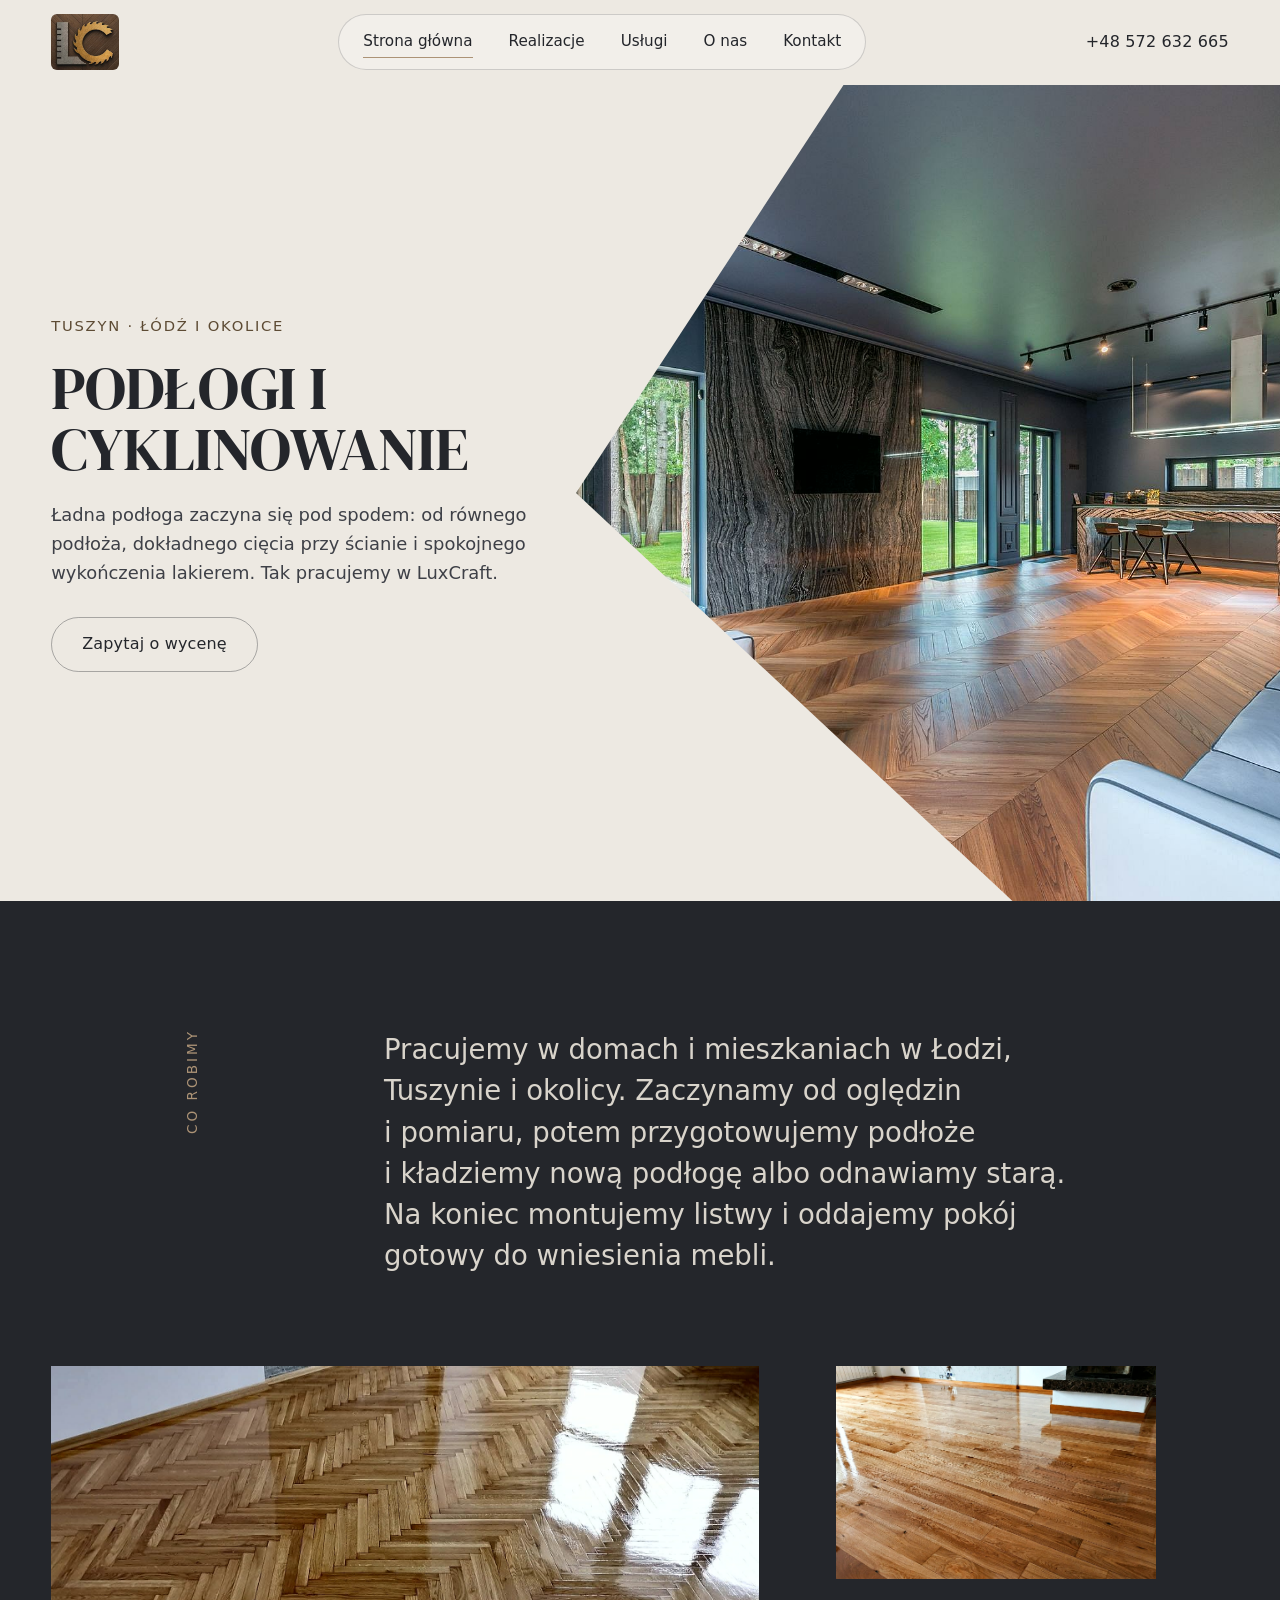
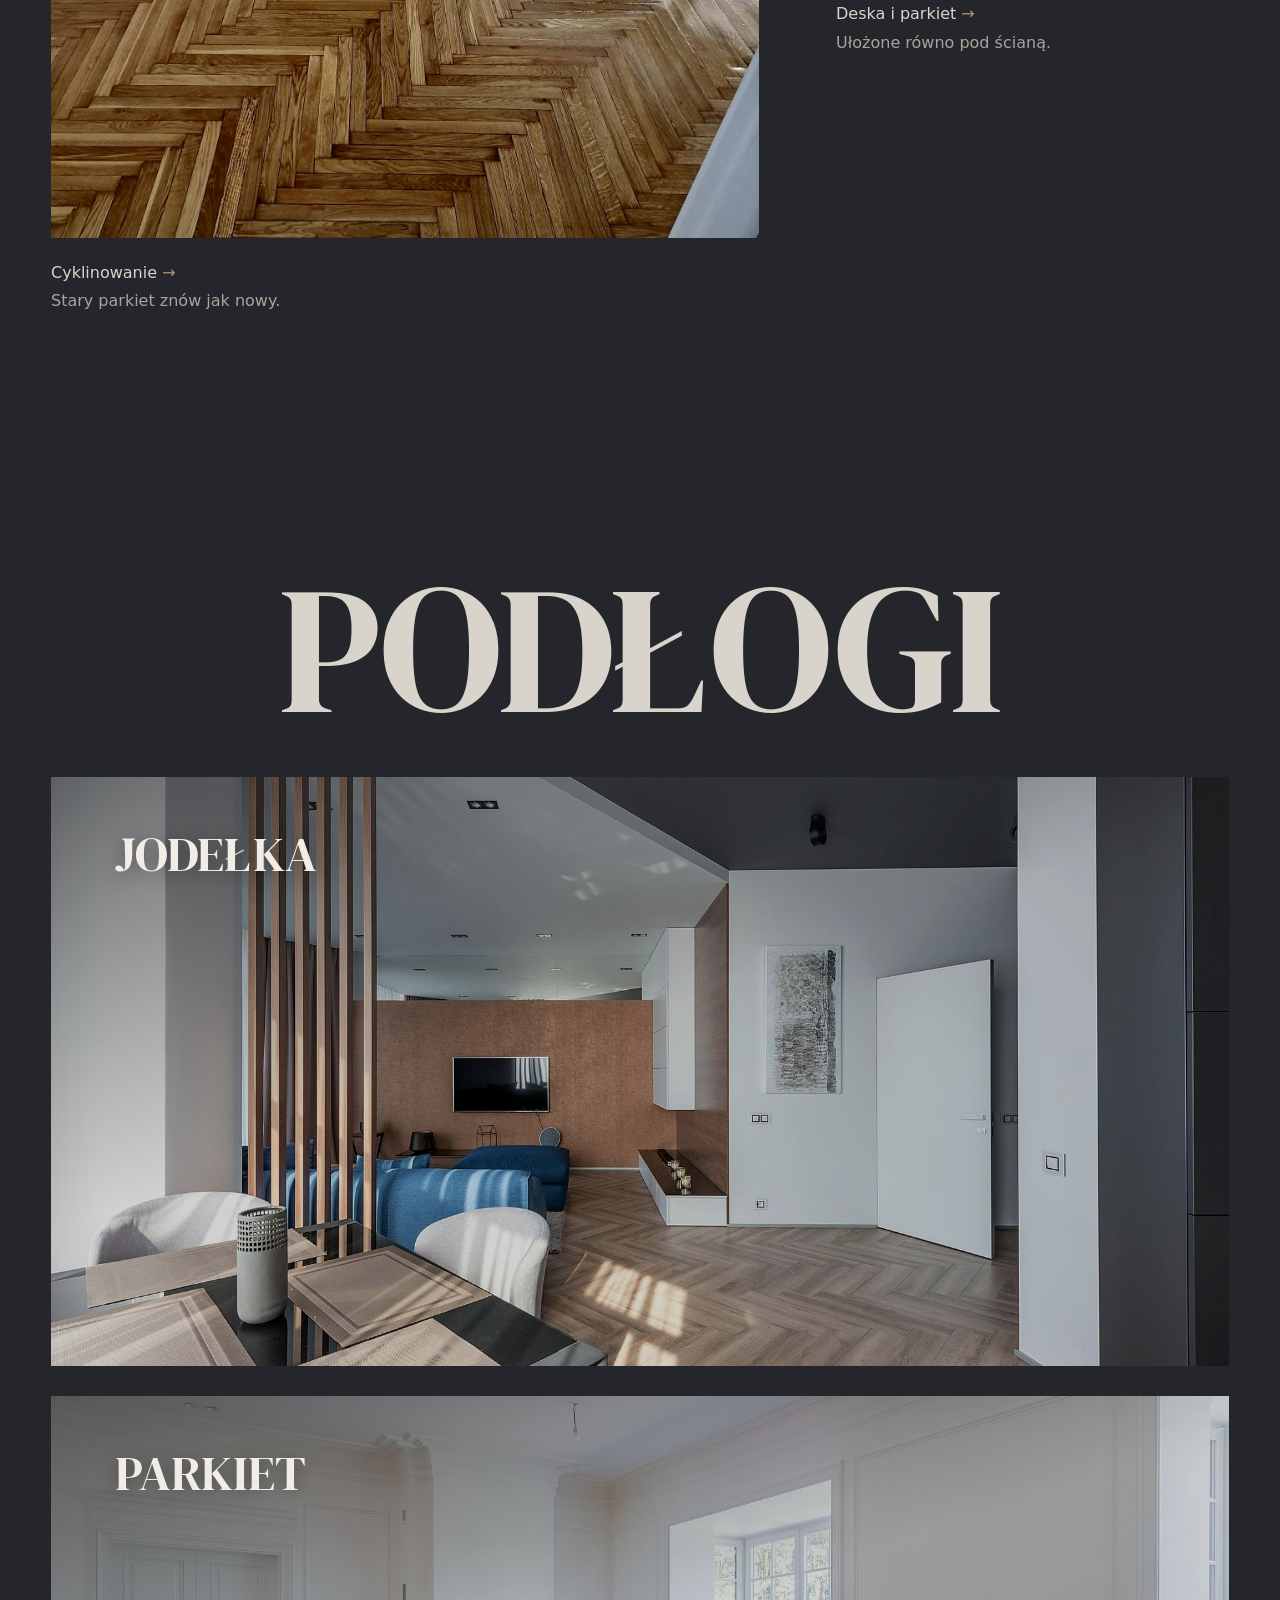
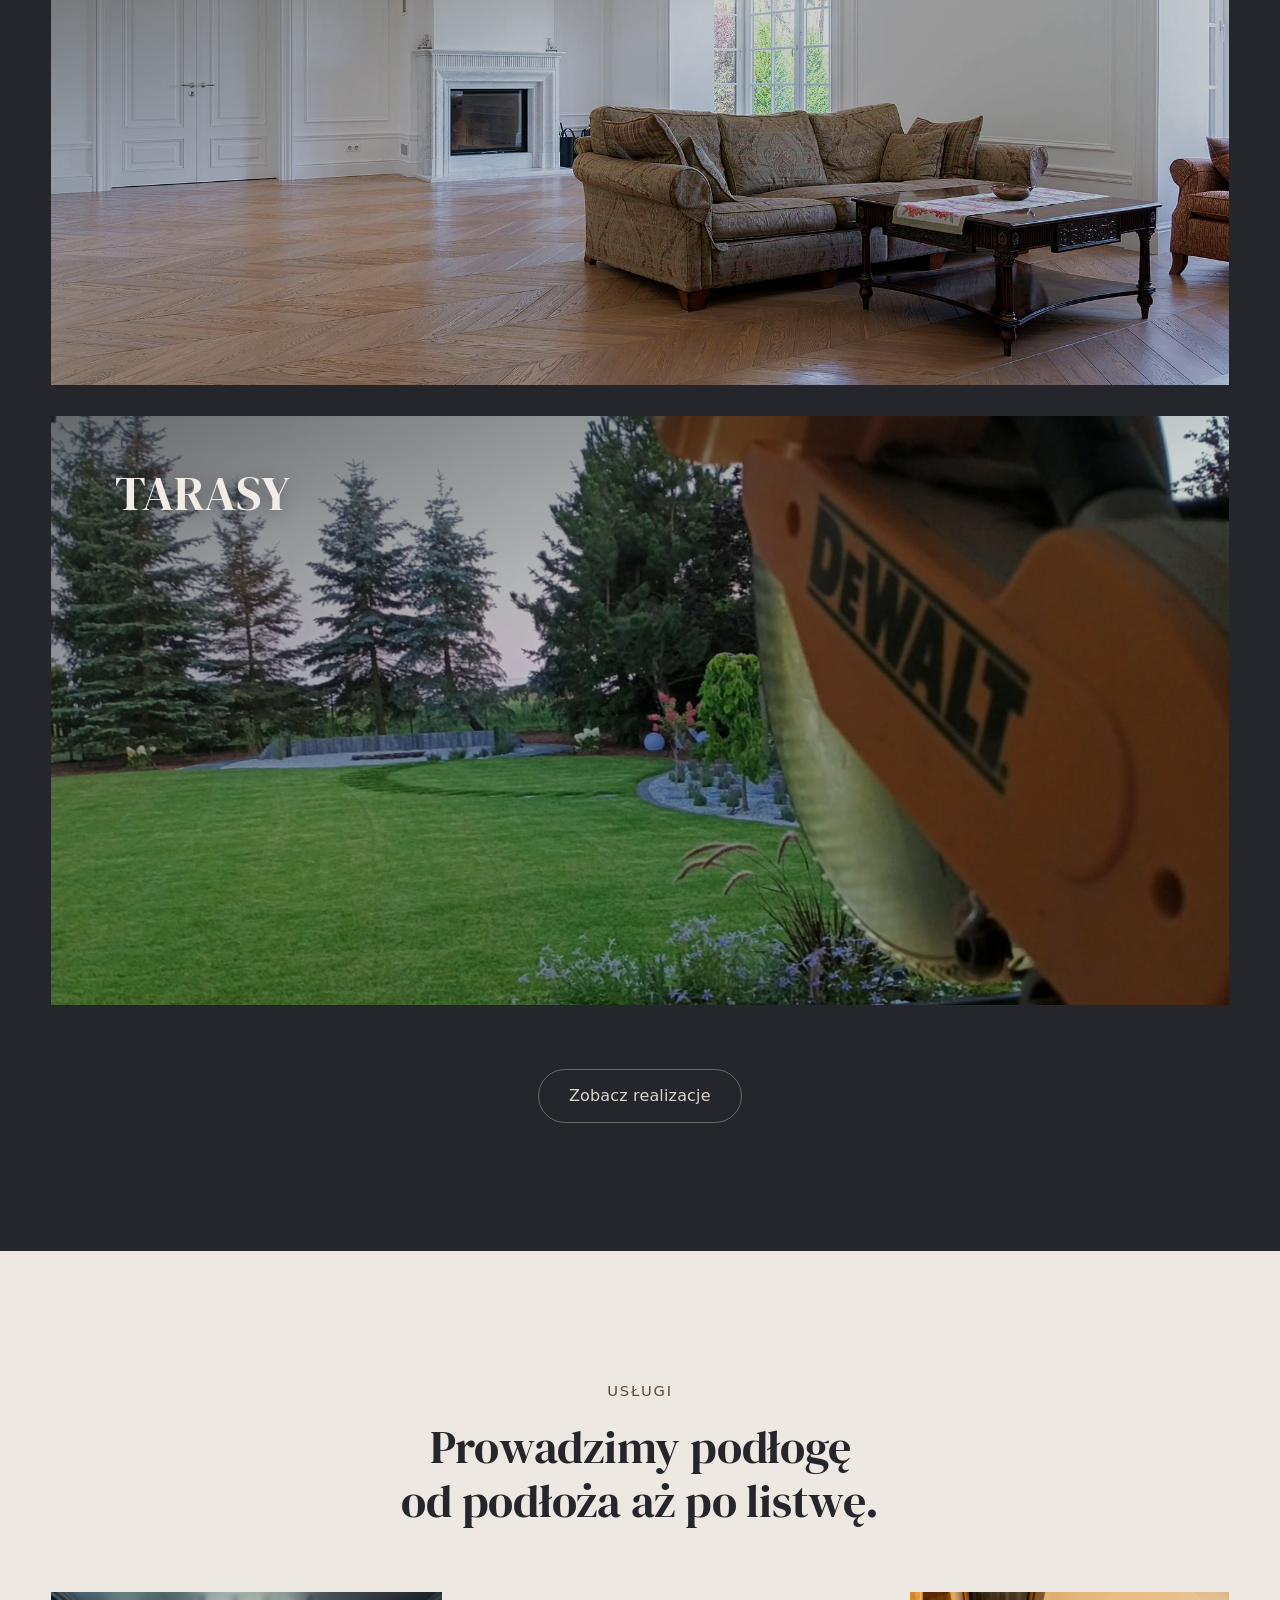
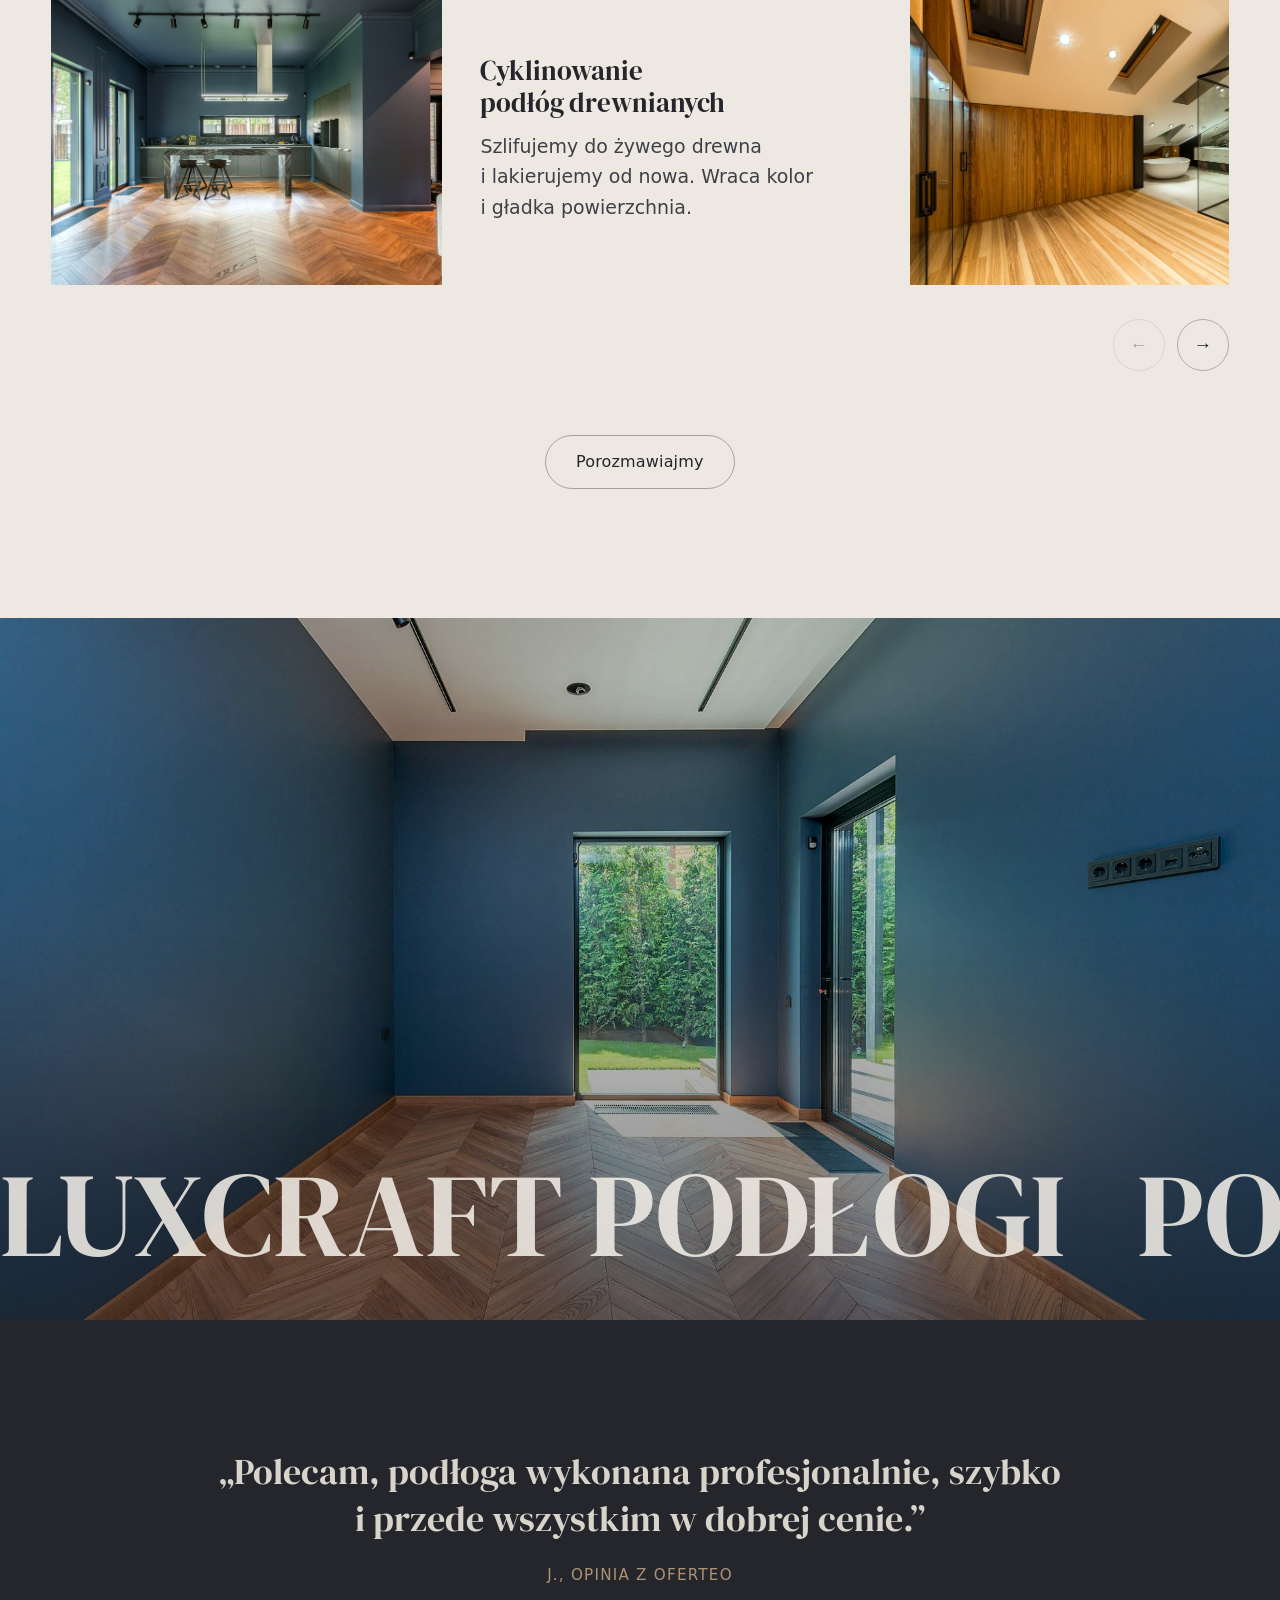
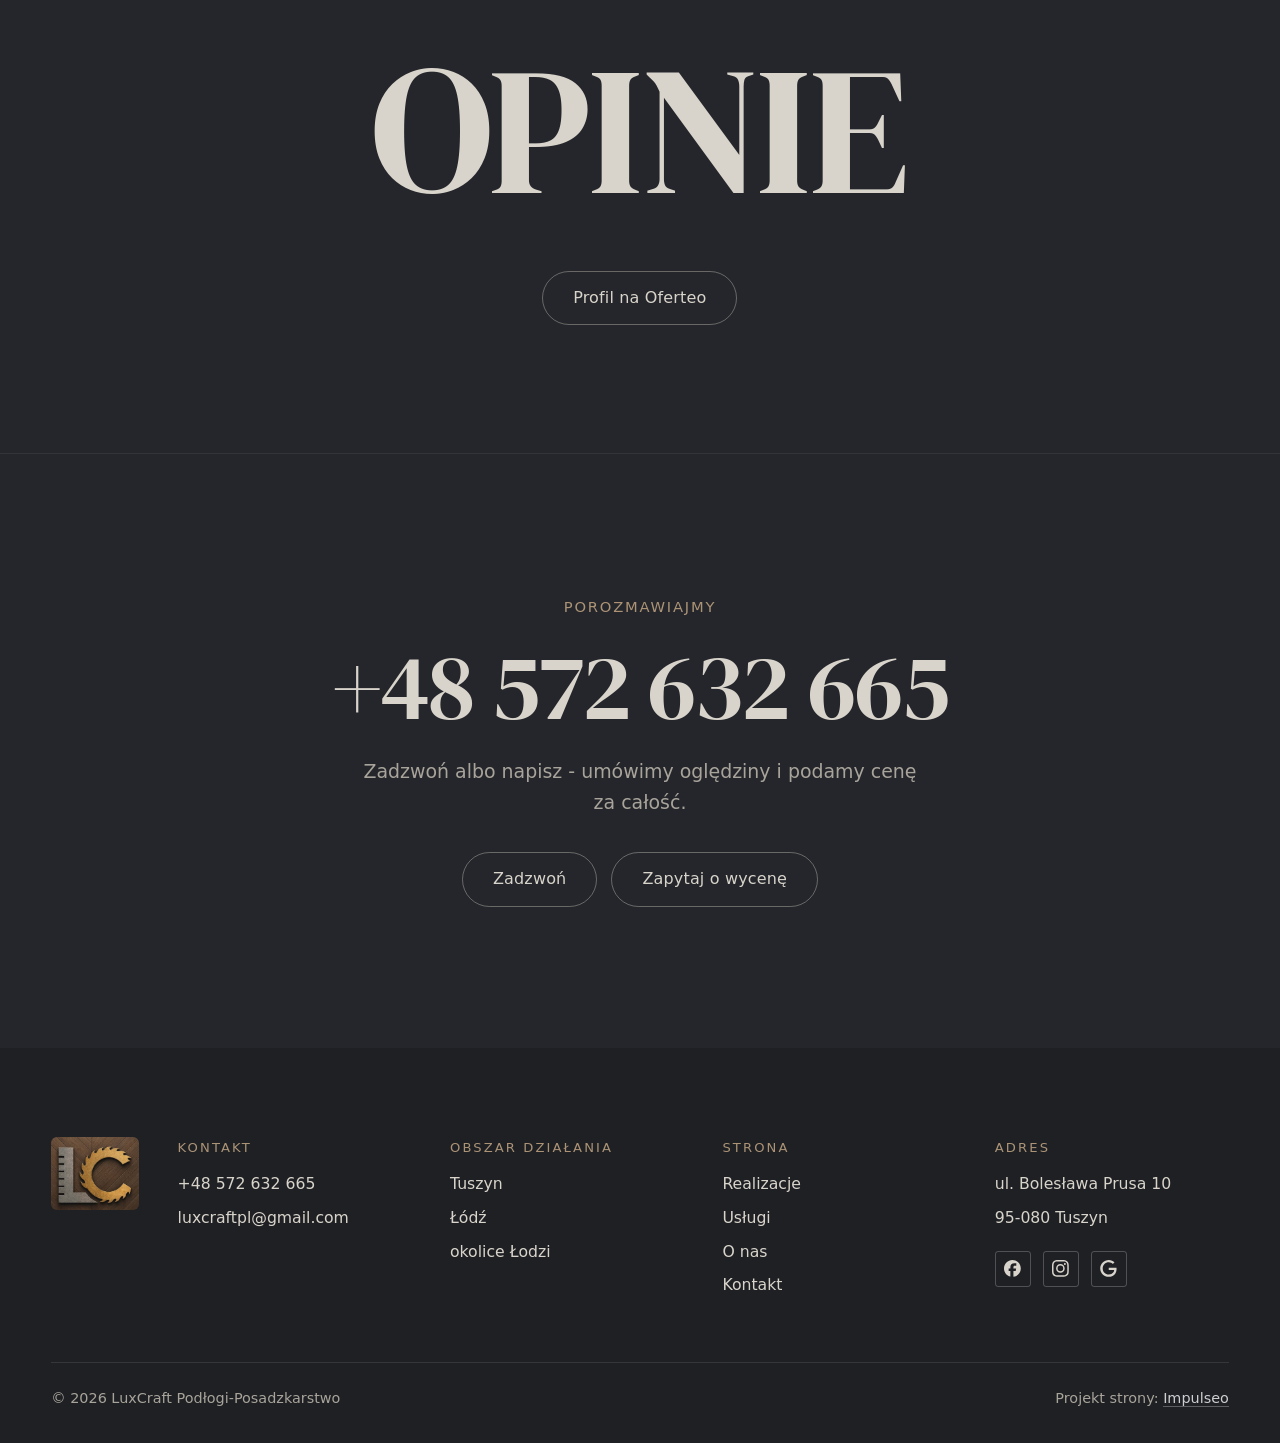
<file: index.html>
<!DOCTYPE html>
<html lang="pl">
<head>
<meta charset="UTF-8">
<meta name="viewport" content="width=device-width, initial-scale=1.0">
<title>LuxCraft Podłogi-Posadzkarstwo - cyklinowanie i układanie podłóg, Tuszyn i okolice Łodzi</title>
<meta name="description" content="LuxCraft Podłogi z Tuszyna - cyklinowanie podłóg drewnianych, układanie parkietu, deski, paneli laminowanych i winylowych, wyrównywanie posadzek, listwy przypodłogowe i tarasy. Łódź i okolice. Zadzwoń: 572 632 665.">
<link rel="canonical" href="https://kris20032.github.io/luxcraft-podlogi-posadzkarstwo/">
<meta name="robots" content="noindex, nofollow">
<meta property="og:type" content="website">
<meta property="og:locale" content="pl_PL">
<meta property="og:site_name" content="LuxCraft Podłogi-Posadzkarstwo">
<meta property="og:title" content="LuxCraft Podłogi-Posadzkarstwo - cyklinowanie i układanie podłóg, Tuszyn i okolice Łodzi">
<meta property="og:description" content="LuxCraft Podłogi z Tuszyna - cyklinowanie podłóg drewnianych, układanie parkietu, deski, paneli laminowanych i winylowych, wyrównywanie posadzek, listwy przypodłogowe i tarasy. Łódź i okolice. Zadzwoń: 572 632 665.">
<meta property="og:url" content="https://kris20032.github.io/luxcraft-podlogi-posadzkarstwo/">
<meta property="og:image" content="https://kris20032.github.io/luxcraft-podlogi-posadzkarstwo/img/og.jpg">
<meta property="og:image:width" content="1200">
<meta property="og:image:height" content="630">
<meta name="twitter:card" content="summary_large_image">
<script type="application/ld+json">{"@context": "https://schema.org", "@type": "LocalBusiness", "name": "LuxCraft Podłogi-Posadzkarstwo", "url": "https://kris20032.github.io/luxcraft-podlogi-posadzkarstwo/", "telephone": "+48572632665", "image": "https://kris20032.github.io/luxcraft-podlogi-posadzkarstwo/img/og.jpg", "areaServed": "Tuszyn", "sameAs": ["https://www.facebook.com/profile.php?id=61578839764706", "https://www.instagram.com/luxcraft_podlogi/", "https://www.google.com/maps/place/LuxCraft+Pod%C5%82ogi-Posadzkarstwo/@51.6313398,19.4981969,15z/data=!4m6!3m5!1s0x6aaaa3cc109cfe4b:0xc09b48c44f411f29!8m2!3d51.6313398!4d19.4981969"]}</script>
<link rel="preconnect" href="https://fonts.googleapis.com">
<link rel="preconnect" href="https://fonts.gstatic.com" crossorigin>
<link href="https://fonts.googleapis.com/css2?family=DM+Serif+Display&display=swap" rel="stylesheet">
<link rel="preconnect" href="https://api.fontshare.com" crossorigin>
<link href="https://api.fontshare.com/v2/css?f[]=satoshi@400,500,700&display=swap" rel="stylesheet">
<link rel="stylesheet" href="assets/styles.css?v=20261028">
</head>
<body>

<header class="nav lx-nav">
  <div class="wrap nav-inner">
    <a class="brand brand-has-logo" href="index.html"><img class="brand-logo" src="img/logo.jpg" alt="LuxCraft Podłogi-Posadzkarstwo" width="520" height="430" decoding="async"></a>
    <nav class="nav-links" aria-label="Menu główne">
      <a href="index.html" class="active" aria-current="page">Strona główna</a>
      <a href="realizacje.html">Realizacje</a>
      <a href="oferta.html">Usługi</a>
      <a href="o-nas.html">O&nbsp;nas</a>
      <a href="kontakt.html">Kontakt</a>
    </nav>
    <a class="lx-phone" href="tel:+48572632665">+48 572 632 665</a>
    <button class="nav-toggle" aria-label="Menu"><span class="lx-menu-txt">Menu</span><span></span><span></span><span></span></button>
  </div>
</header>

<main>
<section class="lx-banner">
  <div class="lx-banner-media"><img src="img/hero.jpg" fetchpriority="high" alt="Salon z dębową podłogą w jodełkę" width="1880" height="1255"></div>
  <div class="wrap lx-banner-in">
    <div class="lx-banner-copy">
      <span class="lx-kicker">Tuszyn · Łódź i&nbsp;okolice</span>
      <h1>Podłogi i&nbsp;cyklinowanie</h1>
      <p>Ładna podłoga zaczyna się pod spodem: od równego podłoża, dokładnego cięcia przy ścianie i&nbsp;spokojnego wykończenia lakierem. Tak pracujemy w&nbsp;LuxCraft.</p>
      <a href="kontakt.html" class="btn lx-btn">Zapytaj o&nbsp;wycenę</a>
    </div>
  </div>
</section>

<section class="lx-dark lx-what">
  <div class="wrap lx-what-in">
    <span class="lx-vlabel">Co robimy</span>
    <p class="lx-what-txt reveal">Pracujemy w&nbsp;domach i&nbsp;mieszkaniach w&nbsp;Łodzi, Tuszynie i&nbsp;okolicy. Zaczynamy od oględzin i&nbsp;pomiaru, potem przygotowujemy podłoże i&nbsp;kładziemy nową podłogę albo odnawiamy starą. Na koniec montujemy listwy i&nbsp;oddajemy pokój gotowy do wniesienia mebli.</p>
  </div>
  <div class="wrap lx-duo">
    <a class="lx-duo-item lx-duo-l reveal" href="oferta.html">
      <span class="lx-fig"><img src="img/g1.jpg" alt="Parkiet w jodełkę po cyklinowaniu i lakierowaniu" width="1696" height="1272" decoding="async"></span>
      <span class="lx-duo-t">Cyklinowanie <i aria-hidden="true">→</i></span>
      <span class="lx-duo-s">Stary parkiet znów jak nowy.</span>
    </a>
    <a class="lx-duo-item lx-duo-r reveal" href="oferta.html">
      <span class="lx-fig"><img src="img/g4.jpg" alt="Dębowa deska ułożona przez LuxCraft" width="1445" height="1088" decoding="async"></span>
      <span class="lx-duo-t">Deska i&nbsp;parkiet <i aria-hidden="true">→</i></span>
      <span class="lx-duo-s">Ułożone równo pod ścianą.</span>
    </a>
  </div>
</section>

<section class="lx-dark lx-work">
  <div class="wrap">
    <h2 class="lx-huge reveal">Podłogi</h2>
    <div class="lx-projects">
      <a class="lx-project reveal" href="realizacje.html"><img src="img/g7.jpg" alt="Parkiet w jodełkę w otwartym salonie" loading="lazy" width="1802" height="1300" decoding="async"><h3>Jodełka</h3></a>
      <a class="lx-project reveal" href="realizacje.html"><img src="img/about.jpg" alt="Jasny parkiet w salonie z kominkiem" loading="lazy" width="1880" height="1255" decoding="async"><h3>Parkiet</h3></a>
      <a class="lx-project lx-project--low reveal" href="realizacje.html"><img src="img/g9.jpg" alt="Piła ukośna na budowanym tarasie z widokiem na ogród" loading="lazy" width="1396" height="1916" decoding="async"><h3>Tarasy</h3></a>
    </div>
    <div class="lx-center reveal"><a href="realizacje.html" class="btn lx-btn lx-btn--dark">Zobacz realizacje</a></div>
  </div>
</section>

<section class="lx-sand lx-services">
  <div class="wrap">
    <div class="lx-head-c reveal">
      <span class="lx-kicker">Usługi</span>
      <h2>Prowadzimy podłogę od podłoża aż po listwę.</h2>
    </div>
    <div class="lx-slider" data-lx-slider>
      <div class="lx-track" tabindex="0" aria-label="Usługi LuxCraft">
        <article class="lx-slide">
          <span class="lx-slide-img"><img src="img/g2.jpg" alt="Wycyklinowany parkiet w jodełkę w kuchni z salonem" loading="lazy" width="1880" height="1255" decoding="async"></span>
          <div class="lx-slide-txt"><h3>Cyklinowanie podłóg drewnianych</h3><p>Szlifujemy do żywego drewna i&nbsp;lakierujemy od nowa. Wraca kolor i&nbsp;gładka powierzchnia.</p></div>
        </article>
        <article class="lx-slide">
          <span class="lx-slide-img"><img src="img/g8.jpg" alt="Deska drewniana na poddaszu" loading="lazy" width="1880" height="1255" decoding="async"></span>
          <div class="lx-slide-txt"><h3>Układanie parkietu i&nbsp;deski</h3><p>Jodełka, klasyczny parkiet i&nbsp;deska. Wzór trzyma linię także w&nbsp;progach.</p></div>
        </article>
        <article class="lx-slide">
          <span class="lx-slide-img"><img src="img/g6.jpg" alt="Jasna podłoga w pokoju z półkami" loading="lazy" width="1880" height="1255" decoding="async"></span>
          <div class="lx-slide-txt"><h3>Panele laminowane i&nbsp;winylowe</h3><p>Laminat i&nbsp;winyl w&nbsp;mieszkaniach i&nbsp;domach, z&nbsp;czystym wykończeniem przy drzwiach.</p></div>
        </article>
        <article class="lx-slide">
          <span class="lx-slide-img lx-slide-panel" aria-hidden="true"><span>Równe podłoże</span></span>
          <div class="lx-slide-txt"><h3>Wyrównywanie i&nbsp;gruntowanie posadzek</h3><p>Podłoże równe i&nbsp;zagruntowane, żeby gotowa podłoga nie zaczęła skrzypieć.</p></div>
        </article>
        <article class="lx-slide">
          <span class="lx-slide-img"><img src="img/g5.jpg" alt="Pokój z nową podłogą i listwami przypodłogowymi" loading="lazy" width="1880" height="1255" decoding="async"></span>
          <div class="lx-slide-txt"><h3>Listwy i&nbsp;demontaż starych podłóg</h3><p>Zrywamy stare pokrycie, a&nbsp;po ułożeniu nowego montujemy listwy.</p></div>
        </article>
        <article class="lx-slide">
          <span class="lx-slide-img"><img src="img/g10.jpg" alt="Docinanie desek piłą ukośną na budowanym tarasie" loading="lazy" width="1542" height="2048" decoding="async"></span>
          <div class="lx-slide-txt"><h3>Układanie tarasów</h3><p>Tarasy z&nbsp;desek przy domu, każda deska docinana na miejscu.</p></div>
        </article>
      </div>
      <div class="lx-arrows">
        <button type="button" class="lx-arrow" data-dir="-1" aria-label="Poprzednia usługa">←</button>
        <button type="button" class="lx-arrow" data-dir="1" aria-label="Następna usługa">→</button>
      </div>
    </div>
    <div class="lx-center reveal"><a href="kontakt.html" class="btn lx-btn">Porozmawiajmy</a></div>
  </div>
</section>

<section class="stopklatka" aria-hidden="true">
  <div class="stk-bg" style="background-image:url(img/g3.jpg)"></div>
  <div class="lx-marquee"><div class="lx-marquee-row"><span>LuxCraft Podłogi</span><span>Posadzkarstwo</span><span>LuxCraft Podłogi</span><span>Posadzkarstwo</span><span>LuxCraft Podłogi</span><span>Posadzkarstwo</span><span>LuxCraft Podłogi</span><span>Posadzkarstwo</span></div></div>
</section>

<section class="lx-dark lx-kudos">
  <div class="wrap">
    <figure class="lx-quote reveal">
      <blockquote>„Polecam, podłoga wykonana profesjonalnie, szybko i&nbsp;przede wszystkim w&nbsp;dobrej cenie.”</blockquote>
      <figcaption>J., opinia z&nbsp;Oferteo</figcaption>
    </figure>
    <h2 class="lx-huge lx-huge--kudos reveal">Opinie</h2>
    <div class="lx-center reveal"><a href="https://www.oferteo.pl/luxcraft-podlogi-maksymilian-pasinski/firma/7114468" target="_blank" rel="noopener" class="btn lx-btn lx-btn--dark">Profil na Oferteo</a></div>
  </div>
</section>
<section class="cta lx-cta">
  <div class="wrap">
    <span class="lx-kicker">Porozmawiajmy</span>
    <h2><a href="tel:+48572632665">+48 572 632 665</a></h2>
    <p>Zadzwoń albo napisz - umówimy oględziny i&nbsp;podamy cenę za całość.</p>
    <div class="lx-cta-act">
      <a href="tel:+48572632665" class="btn lx-btn lx-btn--dark">Zadzwoń</a>
      <a href="kontakt.html" class="btn lx-btn lx-btn--dark">Zapytaj o&nbsp;wycenę</a>
    </div>
  </div>
</section>
</main>

<footer class="lx-foot">
  <div class="wrap">
    <div class="lx-foot-top">
      <a class="lx-foot-logo" href="index.html"><img src="img/logo.jpg" alt="LuxCraft Podłogi-Posadzkarstwo" width="520" height="430" loading="lazy" decoding="async"></a>
      <div class="lx-foot-col">
        <span class="lx-foot-h">Kontakt</span>
        <a href="tel:+48572632665">+48 572 632 665</a>
        <a href="mailto:luxcraftpl@gmail.com">luxcraftpl@gmail.com</a>
      </div>
      <div class="lx-foot-col">
        <span class="lx-foot-h">Obszar działania</span>
        <span>Tuszyn</span>
        <span>Łódź</span>
        <span>okolice Łodzi</span>
      </div>
      <div class="lx-foot-col">
        <span class="lx-foot-h">Strona</span>
        <a href="realizacje.html">Realizacje</a>
        <a href="oferta.html">Usługi</a>
        <a href="o-nas.html">O&nbsp;nas</a>
        <a href="kontakt.html">Kontakt</a>
      </div>
      <div class="lx-foot-col">
        <span class="lx-foot-h">Adres</span>
        <span>ul. Bolesława Prusa 10</span>
        <span>95-080 Tuszyn</span>
        <div class="foot-soc">
        <a class="soc" href="https://www.facebook.com/profile.php?id=61578839764706" target="_blank" rel="noopener" aria-label="Facebook - LuxCraft Podłogi-Posadzkarstwo"><svg viewBox="0 0 24 24" aria-hidden="true" focusable="false"><path d="M9.101 23.691v-7.98H6.627v-3.667h2.474v-1.58c0-4.085 1.848-5.978 5.858-5.978.401 0 .955.042 1.468.103a8.68 8.68 0 0 1 1.141.195v3.325a8.623 8.623 0 0 0-.653-.036 26.805 26.805 0 0 0-.733-.009c-.707 0-1.259.096-1.675.309a1.686 1.686 0 0 0-.679.622c-.258.42-.374.995-.374 1.752v1.297h3.919l-.386 2.103-.287 1.564h-3.246v8.245C19.396 23.238 24 18.179 24 12.044c0-6.627-5.373-12-12-12s-12 5.373-12 12c0 5.628 3.874 10.35 9.101 11.647Z" fill="currentColor"/></svg></a>
        <a class="soc" href="https://www.instagram.com/luxcraft_podlogi/" target="_blank" rel="noopener" aria-label="Instagram - LuxCraft Podłogi-Posadzkarstwo"><svg viewBox="0 0 24 24" aria-hidden="true" focusable="false"><path d="M7.0301.084c-1.2768.0602-2.1487.264-2.911.5634-.7888.3075-1.4575.72-2.1228 1.3877-.6652.6677-1.075 1.3368-1.3802 2.127-.2954.7638-.4956 1.6365-.552 2.914-.0564 1.2775-.0689 1.6882-.0626 4.947.0062 3.2586.0206 3.6671.0825 4.9473.061 1.2765.264 2.1482.5635 2.9107.308.7889.72 1.4573 1.388 2.1228.6679.6655 1.3365 1.0743 2.1285 1.38.7632.295 1.6361.4961 2.9134.552 1.2773.056 1.6884.069 4.9462.0627 3.2578-.0062 3.668-.0207 4.9478-.0814 1.28-.0607 2.147-.2652 2.9098-.5633.7889-.3086 1.4578-.72 2.1228-1.3881.665-.6682 1.0745-1.3378 1.3795-2.1284.2957-.7632.4966-1.636.552-2.9124.056-1.2809.0692-1.6898.063-4.948-.0063-3.2583-.021-3.6668-.0817-4.9465-.0607-1.2797-.264-2.1487-.5633-2.9117-.3084-.7889-.72-1.4568-1.3876-2.1228C21.2982 1.33 20.628.9208 19.8378.6165 19.074.321 18.2017.1197 16.9244.0645 15.6471.0093 15.236-.005 11.977.0014 8.718.0076 8.31.0215 7.0301.0839m.1402 21.6932c-1.17-.0509-1.8053-.2453-2.2287-.408-.5606-.216-.96-.4771-1.3819-.895-.422-.4178-.6811-.8186-.9-1.378-.1644-.4234-.3624-1.058-.4171-2.228-.0595-1.2645-.072-1.6442-.079-4.848-.007-3.2037.0053-3.583.0607-4.848.05-1.169.2456-1.805.408-2.2282.216-.5613.4762-.96.895-1.3816.4188-.4217.8184-.6814 1.3783-.9003.423-.1651 1.0575-.3614 2.227-.4171 1.2655-.06 1.6447-.072 4.848-.079 3.2033-.007 3.5835.005 4.8495.0608 1.169.0508 1.8053.2445 2.228.408.5608.216.96.4754 1.3816.895.4217.4194.6816.8176.9005 1.3787.1653.4217.3617 1.056.4169 2.2263.0602 1.2655.0739 1.645.0796 4.848.0058 3.203-.0055 3.5834-.061 4.848-.051 1.17-.245 1.8055-.408 2.2294-.216.5604-.4763.96-.8954 1.3814-.419.4215-.8181.6811-1.3783.9-.4224.1649-1.0577.3617-2.2262.4174-1.2656.0595-1.6448.072-4.8493.079-3.2045.007-3.5825-.006-4.848-.0608M16.953 5.5864A1.44 1.44 0 1 0 18.39 4.144a1.44 1.44 0 0 0-1.437 1.4424M5.8385 12.012c.0067 3.4032 2.7706 6.1557 6.173 6.1493 3.4026-.0065 6.157-2.7701 6.1506-6.1733-.0065-3.4032-2.771-6.1565-6.174-6.1498-3.403.0067-6.156 2.771-6.1496 6.1738M8 12.0077a4 4 0 1 1 4.008 3.9921A3.9996 3.9996 0 0 1 8 12.0077" fill="currentColor"/></svg></a>
        <a class="soc" href="https://www.google.com/maps/place/LuxCraft+Pod%C5%82ogi-Posadzkarstwo/@51.6313398,19.4981969,15z/data=!4m6!3m5!1s0x6aaaa3cc109cfe4b:0xc09b48c44f411f29!8m2!3d51.6313398!4d19.4981969" target="_blank" rel="noopener" aria-label="Google - LuxCraft Podłogi-Posadzkarstwo"><svg viewBox="0 0 24 24" aria-hidden="true" focusable="false"><path d="M12.48 10.92v3.28h7.84c-.24 1.84-.853 3.187-1.787 4.133-1.147 1.147-2.933 2.4-6.053 2.4-4.827 0-8.6-3.893-8.6-8.72s3.773-8.72 8.6-8.72c2.6 0 4.507 1.027 5.907 2.347l2.307-2.307C18.747 1.44 16.133 0 12.48 0 5.867 0 .307 5.387.307 12s5.56 12 12.173 12c3.573 0 6.267-1.173 8.373-3.36 2.16-2.16 2.84-5.213 2.84-7.667 0-.76-.053-1.467-.173-2.053H12.48z" fill="currentColor"/></svg></a>
      </div>
      </div>
    </div>
    <div class="foot-bot">
      <span>© 2026 LuxCraft Podłogi-Posadzkarstwo</span>
      <span>Projekt strony: <a class="foot-credit" href="https://impulseo.pl" target="_blank" rel="noopener">Impulseo</a></span>
    </div>
  </div>
</footer>
<div class="sticky-reserve"><a class="sr-book" href="kontakt.html">Zapytaj o wycenę</a><a class="sr-call" href="tel:+48572632665" aria-label="Zadzwoń"><svg class="ico-tel" width="16" height="16" viewBox="0 0 24 24" fill="none" aria-hidden="true"><path d="M6.6 10.8a15.5 15.5 0 0 0 6.6 6.6l2.2-2.2a1 1 0 0 1 1-.24 11.4 11.4 0 0 0 3.6.58 1 1 0 0 1 1 1V20a1 1 0 0 1-1 1A17 17 0 0 1 3 4a1 1 0 0 1 1-1h3.5a1 1 0 0 1 1 1c0 1.25.2 2.46.58 3.6a1 1 0 0 1-.25 1l-2.23 2.2Z" fill="currentColor"/></svg></a></div>
<div class="demo-wazne" data-do="2026-11-03" data-cykl="3" hidden><svg class="dw-ico" width="13" height="13" viewBox="0 0 24 24" fill="none" aria-hidden="true"><circle cx="12" cy="12" r="8.6" stroke="currentColor" stroke-width="1.8"/><path d="M12 7.2V12l3.3 2" stroke="currentColor" stroke-width="1.8" stroke-linecap="round"/></svg><span class="dw-txt"></span></div>

<script src="assets/main.js?v=20261028"></script>
</body>
</html>
</file>
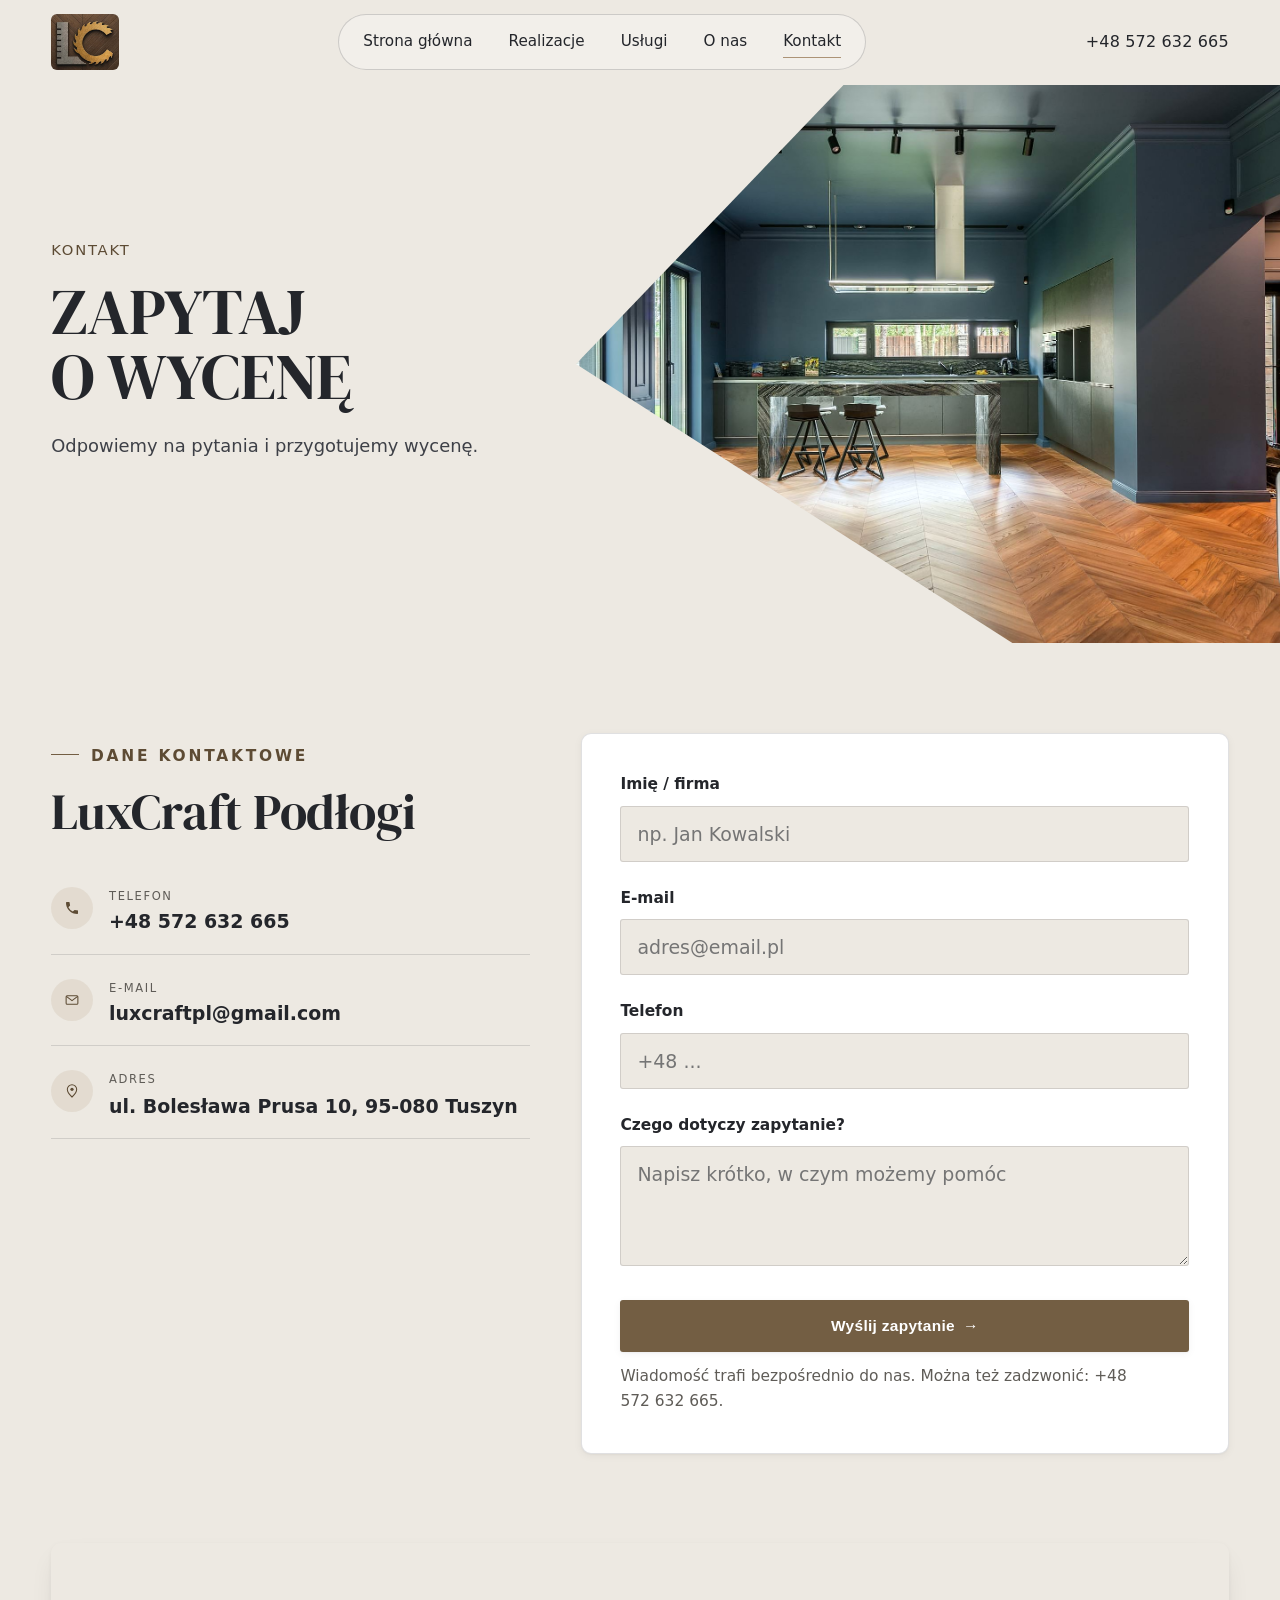
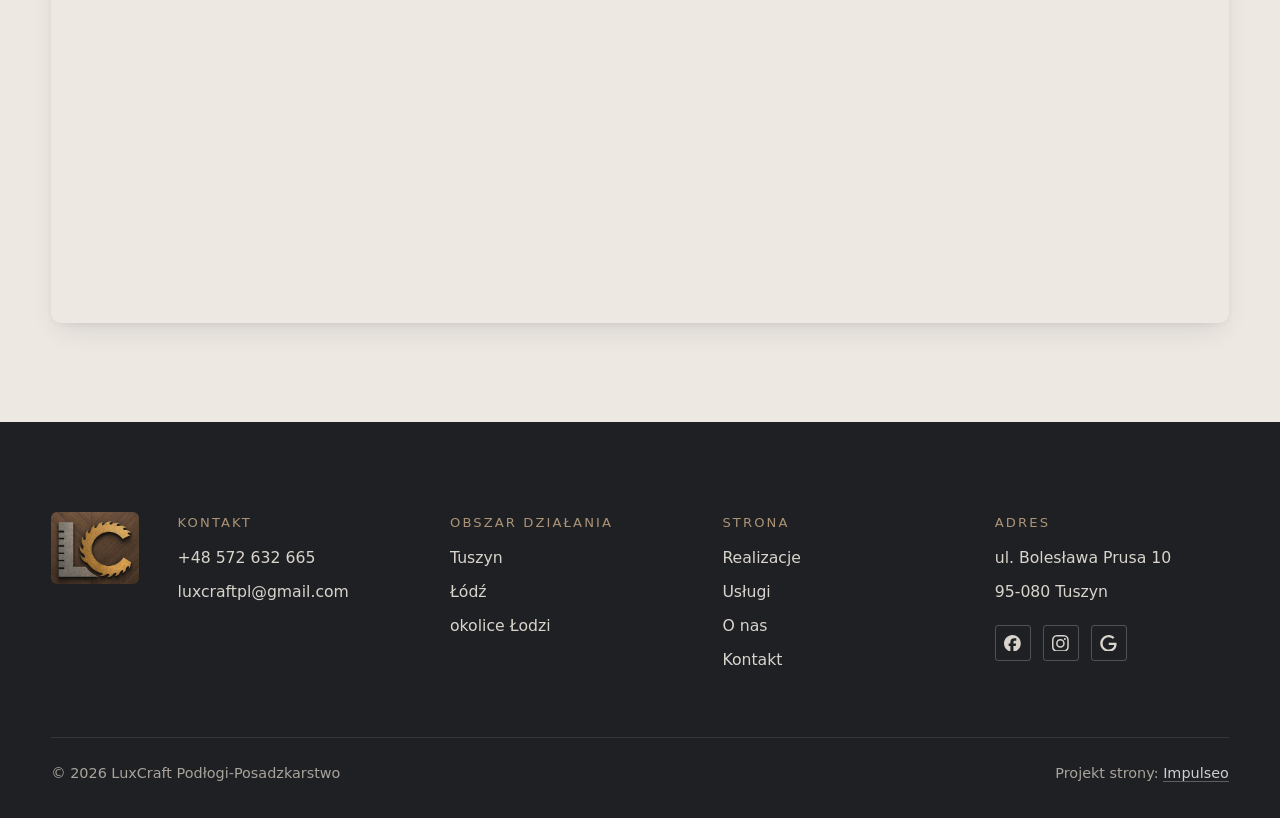
<file: kontakt.html>
<!DOCTYPE html>
<html lang="pl">
<head>
<meta charset="UTF-8">
<meta name="viewport" content="width=device-width, initial-scale=1.0">
<title>Kontakt - LuxCraft Podłogi-Posadzkarstwo</title>
<meta name="description" content="Kontakt LuxCraft Podłogi-Posadzkarstwo - ul. Bolesława Prusa 10, 95-080 Tuszyn">
<link rel="canonical" href="https://kris20032.github.io/luxcraft-podlogi-posadzkarstwo/kontakt.html">
<meta name="robots" content="noindex, nofollow">
<meta property="og:type" content="website">
<meta property="og:locale" content="pl_PL">
<meta property="og:site_name" content="LuxCraft Podłogi-Posadzkarstwo">
<meta property="og:title" content="Kontakt - LuxCraft Podłogi-Posadzkarstwo">
<meta property="og:description" content="Kontakt LuxCraft Podłogi-Posadzkarstwo - ul. Bolesława Prusa 10, 95-080 Tuszyn">
<meta property="og:url" content="https://kris20032.github.io/luxcraft-podlogi-posadzkarstwo/kontakt.html">
<meta property="og:image" content="https://kris20032.github.io/luxcraft-podlogi-posadzkarstwo/img/og.jpg">
<meta property="og:image:width" content="1200">
<meta property="og:image:height" content="630">
<meta name="twitter:card" content="summary_large_image">
<link rel="preconnect" href="https://fonts.googleapis.com">
<link rel="preconnect" href="https://fonts.gstatic.com" crossorigin>
<link href="https://fonts.googleapis.com/css2?family=DM+Serif+Display&display=swap" rel="stylesheet">
<link rel="preconnect" href="https://api.fontshare.com" crossorigin>
<link href="https://api.fontshare.com/v2/css?f[]=satoshi@400,500,700&display=swap" rel="stylesheet">
<link rel="stylesheet" href="assets/styles.css?v=20261028">
</head>
<body>

<header class="nav lx-nav">
  <div class="wrap nav-inner">
    <a class="brand brand-has-logo" href="index.html"><img class="brand-logo" src="img/logo.jpg" alt="LuxCraft Podłogi-Posadzkarstwo" width="520" height="430" decoding="async"></a>
    <nav class="nav-links" aria-label="Menu główne">
      <a href="index.html">Strona główna</a>
      <a href="realizacje.html">Realizacje</a>
      <a href="oferta.html">Usługi</a>
      <a href="o-nas.html">O&nbsp;nas</a>
      <a href="kontakt.html" class="active" aria-current="page">Kontakt</a>
    </nav>
    <a class="lx-phone" href="tel:+48572632665">+48 572 632 665</a>
    <button class="nav-toggle" aria-label="Menu"><span class="lx-menu-txt">Menu</span><span></span><span></span><span></span></button>
  </div>
</header>

<main>
<section class="pagehead lx-banner lx-banner--page">
  <div class="lx-banner-media"><img src="img/g2.jpg" alt="LuxCraft Podłogi-Posadzkarstwo - Zapytaj o wycenę" width="1880" height="1255" decoding="async"></div>
  <div class="wrap lx-banner-in">
    <div class="lx-banner-copy">
      <span class="lx-kicker">Kontakt</span>
      <h1>Zapytaj o wycenę</h1>
      <p>Odpowiemy na pytania i przygotujemy wycenę.</p>
    </div>
  </div>
</section>
<section>
  <div class="wrap contact-grid">
    <div class="reveal">
      <span class="eyebrow">Dane kontaktowe</span>
      <h2 style="margin:var(--space-4) 0 var(--space-6)">LuxCraft Podłogi</h2>
      <div class="info-list">
        <div class="info-row"><div class="ic"><svg class="ico-tel" width="16" height="16" viewBox="0 0 24 24" fill="none" aria-hidden="true"><path d="M6.6 10.8a15.5 15.5 0 0 0 6.6 6.6l2.2-2.2a1 1 0 0 1 1-.24 11.4 11.4 0 0 0 3.6.58 1 1 0 0 1 1 1V20a1 1 0 0 1-1 1A17 17 0 0 1 3 4a1 1 0 0 1 1-1h3.5a1 1 0 0 1 1 1c0 1.25.2 2.46.58 3.6a1 1 0 0 1-.25 1l-2.23 2.2Z" fill="currentColor"/></svg></div><div><div class="lbl">Telefon</div><a class="val" href="tel:+48572632665">+48 572 632 665</a></div></div>
        <div class="info-row"><div class="ic"><svg class="ico-mail" width="16" height="16" viewBox="0 0 24 24" fill="none" aria-hidden="true"><rect x="3.2" y="5.5" width="17.6" height="13" rx="1.6" stroke="currentColor" stroke-width="1.6"/><path d="M4 7l8 6 8-6" stroke="currentColor" stroke-width="1.6" stroke-linecap="round" stroke-linejoin="round"/></svg></div><div><div class="lbl">E-mail</div><a class="val" href="mailto:luxcraftpl@gmail.com">luxcraftpl@gmail.com</a></div></div>
        <div class="info-row"><div class="ic"><svg class="ico-pin" width="16" height="16" viewBox="0 0 24 24" fill="none" aria-hidden="true"><path d="M12 21s7-6.1 7-11.5A7 7 0 0 0 5 9.5C5 14.9 12 21 12 21Z" stroke="currentColor" stroke-width="1.6" fill="none"/><circle cx="12" cy="9.5" r="2.4" fill="currentColor"/></svg></div><div><div class="lbl">Adres</div><div class="val">ul. Bolesława Prusa 10, 95-080 Tuszyn</div></div></div>
      </div>
    </div>
    <div class="reveal">
      <form class="form" action="https://formsubmit.co/luxcraftpl@gmail.com" method="POST">
        <input type="hidden" name="_subject" value="Zapytanie ze strony LuxCraft Podłogi-Posadzkarstwo">
        <input type="hidden" name="_captcha" value="false">
        <input type="hidden" name="_template" value="table">
        <div class="fld"><label for="name">Imię / firma</label><input id="name" name="name" type="text" placeholder="np. Jan Kowalski" required></div>
        <div class="fld"><label for="email">E-mail</label><input id="email" name="email" type="email" placeholder="adres@email.pl" required></div>
        <div class="fld"><label for="phone">Telefon</label><input id="phone" name="phone" type="tel" placeholder="+48 ..."></div>
        <div class="fld"><label for="msg">Czego dotyczy zapytanie?</label><textarea id="msg" name="message" placeholder="Napisz krótko, w czym możemy pomóc" required></textarea></div>
        <button type="submit" class="btn btn-accent" style="width:100%;justify-content:center">Wyślij zapytanie <span class="arr">→</span></button>
        <p class="note">Wiadomość trafi bezpośrednio do nas. Można też zadzwonić: +48 572 632 665.</p>
      </form>
    </div>
  </div>
</section>
<section style="padding-top:0">
  <div class="wrap reveal">
    <iframe class="map" title="LuxCraft Podłogi-Posadzkarstwo - Tuszyn" src="https://maps.google.com/maps?q=51.6313398%2C19.4981969&z=15&output=embed" loading="lazy" referrerpolicy="no-referrer-when-downgrade"></iframe>
  </div>
</section>
</main>

<footer class="lx-foot">
  <div class="wrap">
    <div class="lx-foot-top">
      <a class="lx-foot-logo" href="index.html"><img src="img/logo.jpg" alt="LuxCraft Podłogi-Posadzkarstwo" width="520" height="430" loading="lazy" decoding="async"></a>
      <div class="lx-foot-col">
        <span class="lx-foot-h">Kontakt</span>
        <a href="tel:+48572632665">+48 572 632 665</a>
        <a href="mailto:luxcraftpl@gmail.com">luxcraftpl@gmail.com</a>
      </div>
      <div class="lx-foot-col">
        <span class="lx-foot-h">Obszar działania</span>
        <span>Tuszyn</span>
        <span>Łódź</span>
        <span>okolice Łodzi</span>
      </div>
      <div class="lx-foot-col">
        <span class="lx-foot-h">Strona</span>
        <a href="realizacje.html">Realizacje</a>
        <a href="oferta.html">Usługi</a>
        <a href="o-nas.html">O&nbsp;nas</a>
        <a href="kontakt.html">Kontakt</a>
      </div>
      <div class="lx-foot-col">
        <span class="lx-foot-h">Adres</span>
        <span>ul. Bolesława Prusa 10</span>
        <span>95-080 Tuszyn</span>
        <div class="foot-soc">
        <a class="soc" href="https://www.facebook.com/profile.php?id=61578839764706" target="_blank" rel="noopener" aria-label="Facebook - LuxCraft Podłogi-Posadzkarstwo"><svg viewBox="0 0 24 24" aria-hidden="true" focusable="false"><path d="M9.101 23.691v-7.98H6.627v-3.667h2.474v-1.58c0-4.085 1.848-5.978 5.858-5.978.401 0 .955.042 1.468.103a8.68 8.68 0 0 1 1.141.195v3.325a8.623 8.623 0 0 0-.653-.036 26.805 26.805 0 0 0-.733-.009c-.707 0-1.259.096-1.675.309a1.686 1.686 0 0 0-.679.622c-.258.42-.374.995-.374 1.752v1.297h3.919l-.386 2.103-.287 1.564h-3.246v8.245C19.396 23.238 24 18.179 24 12.044c0-6.627-5.373-12-12-12s-12 5.373-12 12c0 5.628 3.874 10.35 9.101 11.647Z" fill="currentColor"/></svg></a>
        <a class="soc" href="https://www.instagram.com/luxcraft_podlogi/" target="_blank" rel="noopener" aria-label="Instagram - LuxCraft Podłogi-Posadzkarstwo"><svg viewBox="0 0 24 24" aria-hidden="true" focusable="false"><path d="M7.0301.084c-1.2768.0602-2.1487.264-2.911.5634-.7888.3075-1.4575.72-2.1228 1.3877-.6652.6677-1.075 1.3368-1.3802 2.127-.2954.7638-.4956 1.6365-.552 2.914-.0564 1.2775-.0689 1.6882-.0626 4.947.0062 3.2586.0206 3.6671.0825 4.9473.061 1.2765.264 2.1482.5635 2.9107.308.7889.72 1.4573 1.388 2.1228.6679.6655 1.3365 1.0743 2.1285 1.38.7632.295 1.6361.4961 2.9134.552 1.2773.056 1.6884.069 4.9462.0627 3.2578-.0062 3.668-.0207 4.9478-.0814 1.28-.0607 2.147-.2652 2.9098-.5633.7889-.3086 1.4578-.72 2.1228-1.3881.665-.6682 1.0745-1.3378 1.3795-2.1284.2957-.7632.4966-1.636.552-2.9124.056-1.2809.0692-1.6898.063-4.948-.0063-3.2583-.021-3.6668-.0817-4.9465-.0607-1.2797-.264-2.1487-.5633-2.9117-.3084-.7889-.72-1.4568-1.3876-2.1228C21.2982 1.33 20.628.9208 19.8378.6165 19.074.321 18.2017.1197 16.9244.0645 15.6471.0093 15.236-.005 11.977.0014 8.718.0076 8.31.0215 7.0301.0839m.1402 21.6932c-1.17-.0509-1.8053-.2453-2.2287-.408-.5606-.216-.96-.4771-1.3819-.895-.422-.4178-.6811-.8186-.9-1.378-.1644-.4234-.3624-1.058-.4171-2.228-.0595-1.2645-.072-1.6442-.079-4.848-.007-3.2037.0053-3.583.0607-4.848.05-1.169.2456-1.805.408-2.2282.216-.5613.4762-.96.895-1.3816.4188-.4217.8184-.6814 1.3783-.9003.423-.1651 1.0575-.3614 2.227-.4171 1.2655-.06 1.6447-.072 4.848-.079 3.2033-.007 3.5835.005 4.8495.0608 1.169.0508 1.8053.2445 2.228.408.5608.216.96.4754 1.3816.895.4217.4194.6816.8176.9005 1.3787.1653.4217.3617 1.056.4169 2.2263.0602 1.2655.0739 1.645.0796 4.848.0058 3.203-.0055 3.5834-.061 4.848-.051 1.17-.245 1.8055-.408 2.2294-.216.5604-.4763.96-.8954 1.3814-.419.4215-.8181.6811-1.3783.9-.4224.1649-1.0577.3617-2.2262.4174-1.2656.0595-1.6448.072-4.8493.079-3.2045.007-3.5825-.006-4.848-.0608M16.953 5.5864A1.44 1.44 0 1 0 18.39 4.144a1.44 1.44 0 0 0-1.437 1.4424M5.8385 12.012c.0067 3.4032 2.7706 6.1557 6.173 6.1493 3.4026-.0065 6.157-2.7701 6.1506-6.1733-.0065-3.4032-2.771-6.1565-6.174-6.1498-3.403.0067-6.156 2.771-6.1496 6.1738M8 12.0077a4 4 0 1 1 4.008 3.9921A3.9996 3.9996 0 0 1 8 12.0077" fill="currentColor"/></svg></a>
        <a class="soc" href="https://www.google.com/maps/place/LuxCraft+Pod%C5%82ogi-Posadzkarstwo/@51.6313398,19.4981969,15z/data=!4m6!3m5!1s0x6aaaa3cc109cfe4b:0xc09b48c44f411f29!8m2!3d51.6313398!4d19.4981969" target="_blank" rel="noopener" aria-label="Google - LuxCraft Podłogi-Posadzkarstwo"><svg viewBox="0 0 24 24" aria-hidden="true" focusable="false"><path d="M12.48 10.92v3.28h7.84c-.24 1.84-.853 3.187-1.787 4.133-1.147 1.147-2.933 2.4-6.053 2.4-4.827 0-8.6-3.893-8.6-8.72s3.773-8.72 8.6-8.72c2.6 0 4.507 1.027 5.907 2.347l2.307-2.307C18.747 1.44 16.133 0 12.48 0 5.867 0 .307 5.387.307 12s5.56 12 12.173 12c3.573 0 6.267-1.173 8.373-3.36 2.16-2.16 2.84-5.213 2.84-7.667 0-.76-.053-1.467-.173-2.053H12.48z" fill="currentColor"/></svg></a>
      </div>
      </div>
    </div>
    <div class="foot-bot">
      <span>© 2026 LuxCraft Podłogi-Posadzkarstwo</span>
      <span>Projekt strony: <a class="foot-credit" href="https://impulseo.pl" target="_blank" rel="noopener">Impulseo</a></span>
    </div>
  </div>
</footer>
<div class="sticky-reserve"><a class="sr-book" href="kontakt.html">Zapytaj o wycenę</a><a class="sr-call" href="tel:+48572632665" aria-label="Zadzwoń"><svg class="ico-tel" width="16" height="16" viewBox="0 0 24 24" fill="none" aria-hidden="true"><path d="M6.6 10.8a15.5 15.5 0 0 0 6.6 6.6l2.2-2.2a1 1 0 0 1 1-.24 11.4 11.4 0 0 0 3.6.58 1 1 0 0 1 1 1V20a1 1 0 0 1-1 1A17 17 0 0 1 3 4a1 1 0 0 1 1-1h3.5a1 1 0 0 1 1 1c0 1.25.2 2.46.58 3.6a1 1 0 0 1-.25 1l-2.23 2.2Z" fill="currentColor"/></svg></a></div>
<div class="demo-wazne" data-do="2026-11-03" data-cykl="3" hidden><svg class="dw-ico" width="13" height="13" viewBox="0 0 24 24" fill="none" aria-hidden="true"><circle cx="12" cy="12" r="8.6" stroke="currentColor" stroke-width="1.8"/><path d="M12 7.2V12l3.3 2" stroke="currentColor" stroke-width="1.8" stroke-linecap="round"/></svg><span class="dw-txt"></span></div>

<script src="assets/main.js?v=20261028"></script>
</body>
</html>
</file>
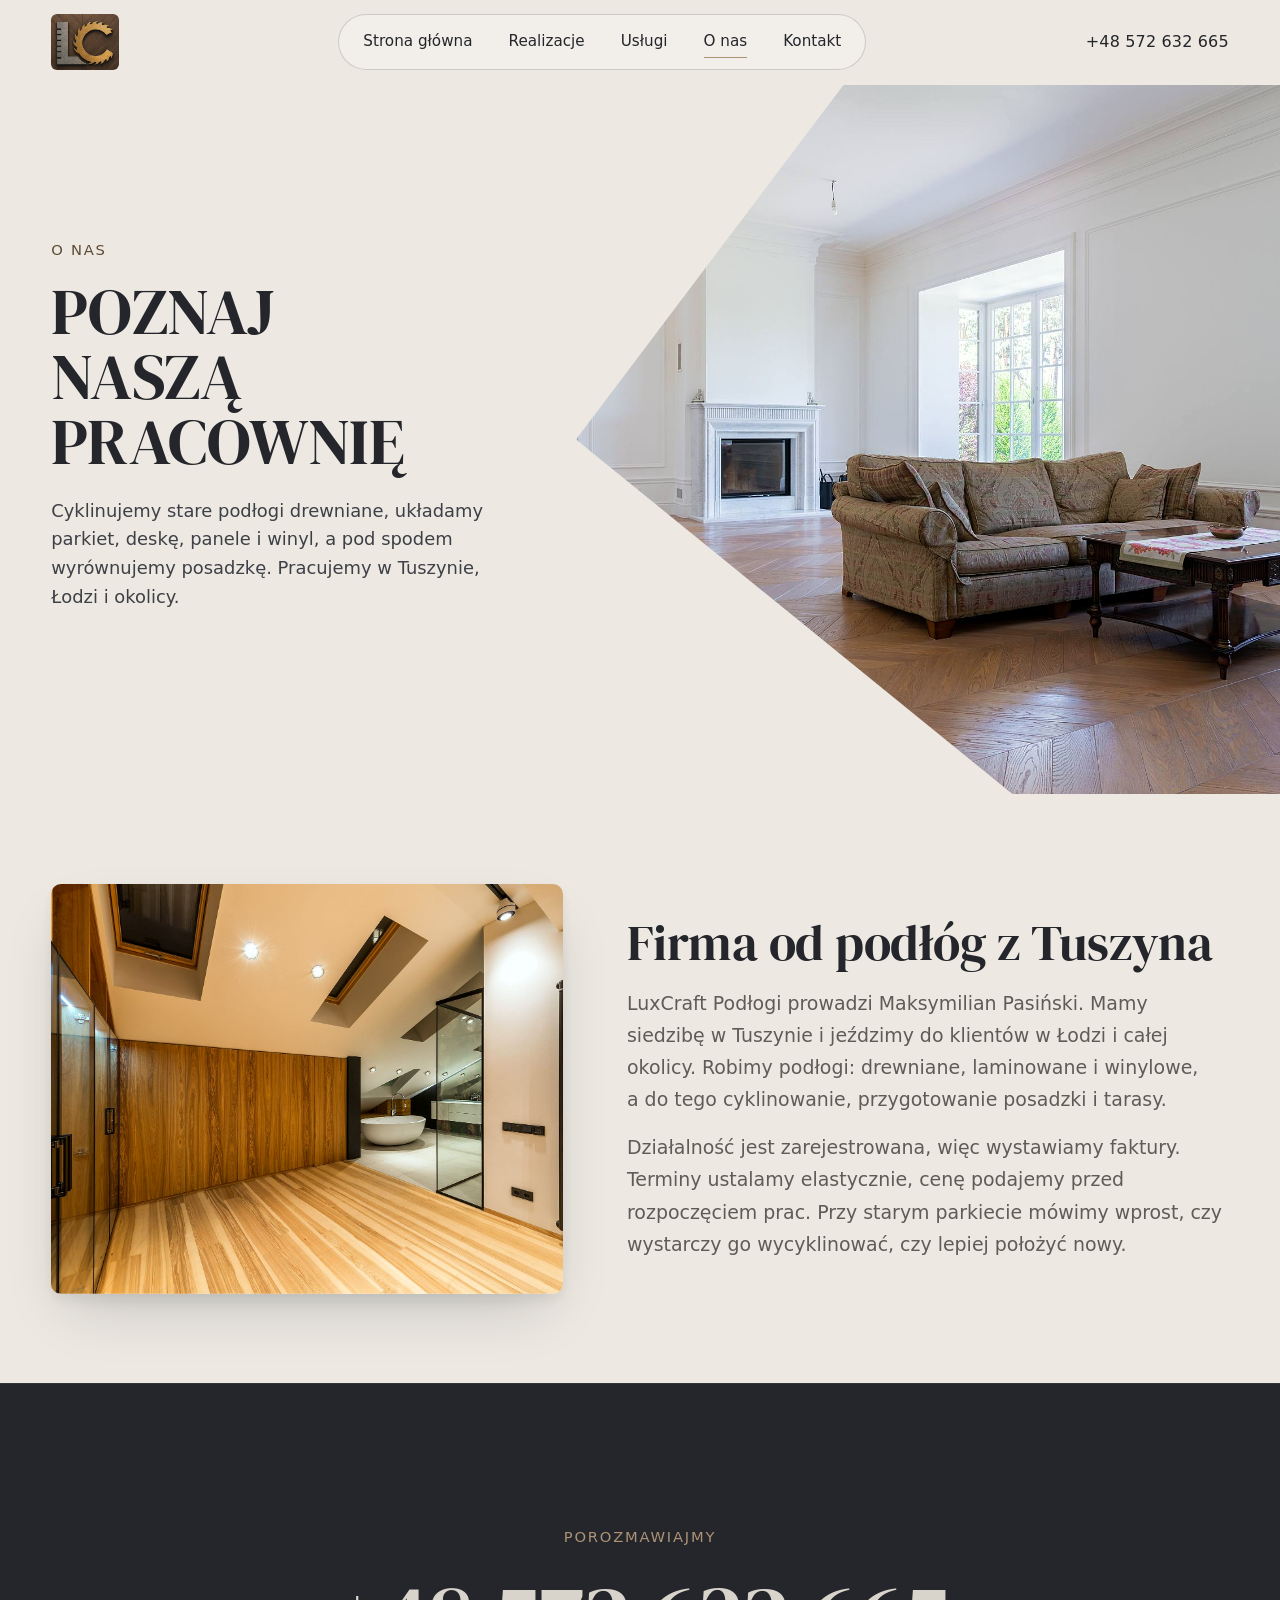
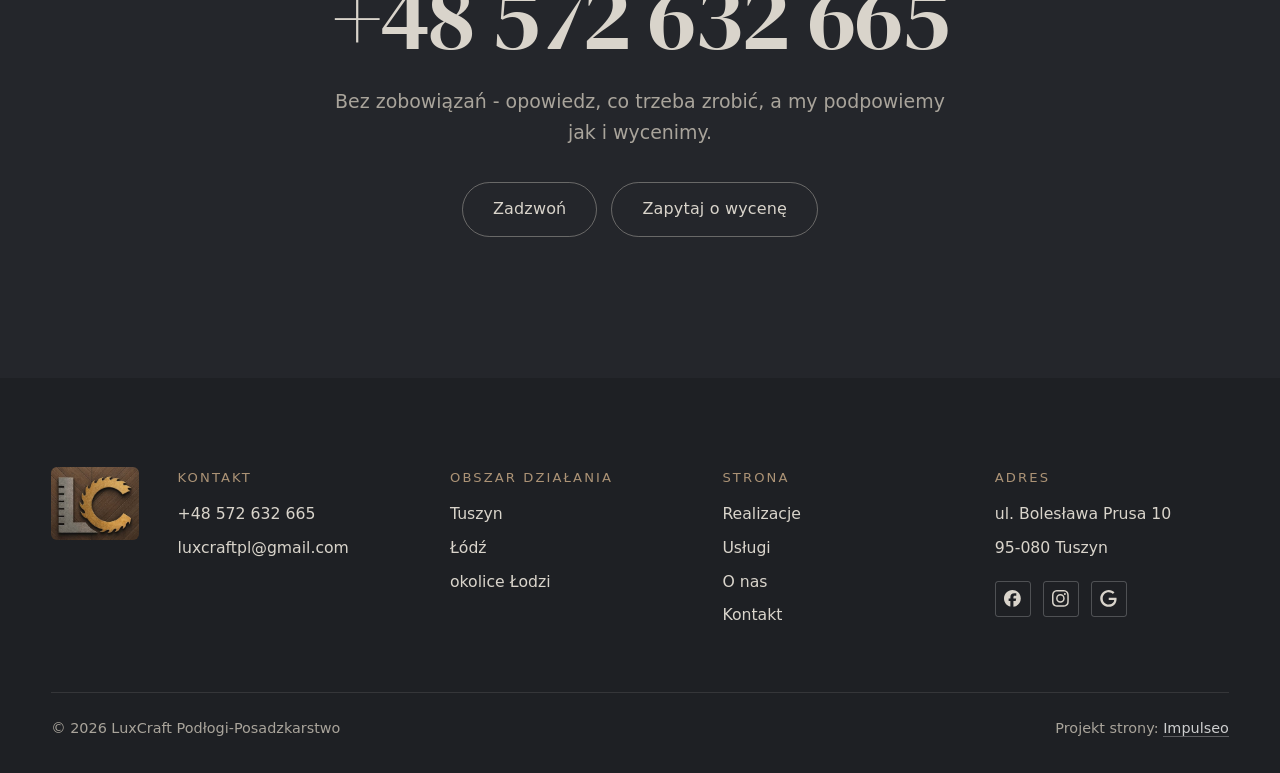
<file: o-nas.html>
<!DOCTYPE html>
<html lang="pl">
<head>
<meta charset="UTF-8">
<meta name="viewport" content="width=device-width, initial-scale=1.0">
<title>O nas - LuxCraft Podłogi-Posadzkarstwo</title>
<meta name="description" content="LuxCraft Podłogi z Tuszyna - cyklinowanie podłóg drewnianych, układanie parkietu, deski, paneli laminowanych i winylowych, wyrównywanie posadzek, listwy przypodłogowe i tarasy. Łódź i okolice. Zadzwoń: 572 632 665.">
<link rel="canonical" href="https://kris20032.github.io/luxcraft-podlogi-posadzkarstwo/o-nas.html">
<meta name="robots" content="noindex, nofollow">
<meta property="og:type" content="website">
<meta property="og:locale" content="pl_PL">
<meta property="og:site_name" content="LuxCraft Podłogi-Posadzkarstwo">
<meta property="og:title" content="O nas - LuxCraft Podłogi-Posadzkarstwo">
<meta property="og:description" content="LuxCraft Podłogi z Tuszyna - cyklinowanie podłóg drewnianych, układanie parkietu, deski, paneli laminowanych i winylowych, wyrównywanie posadzek, listwy przypodłogowe i tarasy. Łódź i okolice. Zadzwoń: 572 632 665.">
<meta property="og:url" content="https://kris20032.github.io/luxcraft-podlogi-posadzkarstwo/o-nas.html">
<meta property="og:image" content="https://kris20032.github.io/luxcraft-podlogi-posadzkarstwo/img/og.jpg">
<meta property="og:image:width" content="1200">
<meta property="og:image:height" content="630">
<meta name="twitter:card" content="summary_large_image">
<link rel="preconnect" href="https://fonts.googleapis.com">
<link rel="preconnect" href="https://fonts.gstatic.com" crossorigin>
<link href="https://fonts.googleapis.com/css2?family=DM+Serif+Display&display=swap" rel="stylesheet">
<link rel="preconnect" href="https://api.fontshare.com" crossorigin>
<link href="https://api.fontshare.com/v2/css?f[]=satoshi@400,500,700&display=swap" rel="stylesheet">
<link rel="stylesheet" href="assets/styles.css?v=20261028">
</head>
<body>

<header class="nav lx-nav">
  <div class="wrap nav-inner">
    <a class="brand brand-has-logo" href="index.html"><img class="brand-logo" src="img/logo.jpg" alt="LuxCraft Podłogi-Posadzkarstwo" width="520" height="430" decoding="async"></a>
    <nav class="nav-links" aria-label="Menu główne">
      <a href="index.html">Strona główna</a>
      <a href="realizacje.html">Realizacje</a>
      <a href="oferta.html">Usługi</a>
      <a href="o-nas.html" class="active" aria-current="page">O&nbsp;nas</a>
      <a href="kontakt.html">Kontakt</a>
    </nav>
    <a class="lx-phone" href="tel:+48572632665">+48 572 632 665</a>
    <button class="nav-toggle" aria-label="Menu"><span class="lx-menu-txt">Menu</span><span></span><span></span><span></span></button>
  </div>
</header>

<main>
<section class="pagehead lx-banner lx-banner--page">
  <div class="lx-banner-media"><img src="img/about.jpg" alt="LuxCraft Podłogi-Posadzkarstwo - Poznaj naszą pracownię" width="1880" height="1255" decoding="async"></div>
  <div class="wrap lx-banner-in">
    <div class="lx-banner-copy">
      <span class="lx-kicker">O nas</span>
      <h1>Poznaj naszą pracownię</h1>
      <p>Cyklinujemy stare podłogi drewniane, układamy parkiet, deskę, panele i winyl, a pod spodem wyrównujemy posadzkę. Pracujemy w Tuszynie, Łodzi i okolicy.</p>
    </div>
  </div>
</section>
<section>
  <div class="wrap split">
    <div class="split-art reveal"><img src="img/g8.jpg" alt="LuxCraft Podłogi-Posadzkarstwo" width="1880" height="1255" decoding="async"></div>
    <div class="split-copy reveal">
      <h2>Firma od podłóg z Tuszyna</h2>
      <p class="muted">LuxCraft Podłogi prowadzi Maksymilian Pasiński. Mamy siedzibę w Tuszynie i jeździmy do klientów w Łodzi i całej okolicy. Robimy podłogi: drewniane, laminowane i winylowe, a do tego cyklinowanie, przygotowanie posadzki i tarasy.</p>
      <p class="muted">Działalność jest zarejestrowana, więc wystawiamy faktury. Terminy ustalamy elastycznie, cenę podajemy przed rozpoczęciem prac. Przy starym parkiecie mówimy wprost, czy wystarczy go wycyklinować, czy lepiej położyć nowy.</p>
    </div>
  </div>
</section>


<section class="cta lx-cta">
  <div class="wrap">
    <span class="lx-kicker">Porozmawiajmy</span>
    <h2><a href="tel:+48572632665">+48 572 632 665</a></h2>
    <p>Bez zobowiązań - opowiedz, co trzeba zrobić, a my podpowiemy jak i wycenimy.</p>
    <div class="lx-cta-act">
      <a href="tel:+48572632665" class="btn lx-btn lx-btn--dark">Zadzwoń</a>
      <a href="kontakt.html" class="btn lx-btn lx-btn--dark">Zapytaj o&nbsp;wycenę</a>
    </div>
  </div>
</section>
</main>

<footer class="lx-foot">
  <div class="wrap">
    <div class="lx-foot-top">
      <a class="lx-foot-logo" href="index.html"><img src="img/logo.jpg" alt="LuxCraft Podłogi-Posadzkarstwo" width="520" height="430" loading="lazy" decoding="async"></a>
      <div class="lx-foot-col">
        <span class="lx-foot-h">Kontakt</span>
        <a href="tel:+48572632665">+48 572 632 665</a>
        <a href="mailto:luxcraftpl@gmail.com">luxcraftpl@gmail.com</a>
      </div>
      <div class="lx-foot-col">
        <span class="lx-foot-h">Obszar działania</span>
        <span>Tuszyn</span>
        <span>Łódź</span>
        <span>okolice Łodzi</span>
      </div>
      <div class="lx-foot-col">
        <span class="lx-foot-h">Strona</span>
        <a href="realizacje.html">Realizacje</a>
        <a href="oferta.html">Usługi</a>
        <a href="o-nas.html">O&nbsp;nas</a>
        <a href="kontakt.html">Kontakt</a>
      </div>
      <div class="lx-foot-col">
        <span class="lx-foot-h">Adres</span>
        <span>ul. Bolesława Prusa 10</span>
        <span>95-080 Tuszyn</span>
        <div class="foot-soc">
        <a class="soc" href="https://www.facebook.com/profile.php?id=61578839764706" target="_blank" rel="noopener" aria-label="Facebook - LuxCraft Podłogi-Posadzkarstwo"><svg viewBox="0 0 24 24" aria-hidden="true" focusable="false"><path d="M9.101 23.691v-7.98H6.627v-3.667h2.474v-1.58c0-4.085 1.848-5.978 5.858-5.978.401 0 .955.042 1.468.103a8.68 8.68 0 0 1 1.141.195v3.325a8.623 8.623 0 0 0-.653-.036 26.805 26.805 0 0 0-.733-.009c-.707 0-1.259.096-1.675.309a1.686 1.686 0 0 0-.679.622c-.258.42-.374.995-.374 1.752v1.297h3.919l-.386 2.103-.287 1.564h-3.246v8.245C19.396 23.238 24 18.179 24 12.044c0-6.627-5.373-12-12-12s-12 5.373-12 12c0 5.628 3.874 10.35 9.101 11.647Z" fill="currentColor"/></svg></a>
        <a class="soc" href="https://www.instagram.com/luxcraft_podlogi/" target="_blank" rel="noopener" aria-label="Instagram - LuxCraft Podłogi-Posadzkarstwo"><svg viewBox="0 0 24 24" aria-hidden="true" focusable="false"><path d="M7.0301.084c-1.2768.0602-2.1487.264-2.911.5634-.7888.3075-1.4575.72-2.1228 1.3877-.6652.6677-1.075 1.3368-1.3802 2.127-.2954.7638-.4956 1.6365-.552 2.914-.0564 1.2775-.0689 1.6882-.0626 4.947.0062 3.2586.0206 3.6671.0825 4.9473.061 1.2765.264 2.1482.5635 2.9107.308.7889.72 1.4573 1.388 2.1228.6679.6655 1.3365 1.0743 2.1285 1.38.7632.295 1.6361.4961 2.9134.552 1.2773.056 1.6884.069 4.9462.0627 3.2578-.0062 3.668-.0207 4.9478-.0814 1.28-.0607 2.147-.2652 2.9098-.5633.7889-.3086 1.4578-.72 2.1228-1.3881.665-.6682 1.0745-1.3378 1.3795-2.1284.2957-.7632.4966-1.636.552-2.9124.056-1.2809.0692-1.6898.063-4.948-.0063-3.2583-.021-3.6668-.0817-4.9465-.0607-1.2797-.264-2.1487-.5633-2.9117-.3084-.7889-.72-1.4568-1.3876-2.1228C21.2982 1.33 20.628.9208 19.8378.6165 19.074.321 18.2017.1197 16.9244.0645 15.6471.0093 15.236-.005 11.977.0014 8.718.0076 8.31.0215 7.0301.0839m.1402 21.6932c-1.17-.0509-1.8053-.2453-2.2287-.408-.5606-.216-.96-.4771-1.3819-.895-.422-.4178-.6811-.8186-.9-1.378-.1644-.4234-.3624-1.058-.4171-2.228-.0595-1.2645-.072-1.6442-.079-4.848-.007-3.2037.0053-3.583.0607-4.848.05-1.169.2456-1.805.408-2.2282.216-.5613.4762-.96.895-1.3816.4188-.4217.8184-.6814 1.3783-.9003.423-.1651 1.0575-.3614 2.227-.4171 1.2655-.06 1.6447-.072 4.848-.079 3.2033-.007 3.5835.005 4.8495.0608 1.169.0508 1.8053.2445 2.228.408.5608.216.96.4754 1.3816.895.4217.4194.6816.8176.9005 1.3787.1653.4217.3617 1.056.4169 2.2263.0602 1.2655.0739 1.645.0796 4.848.0058 3.203-.0055 3.5834-.061 4.848-.051 1.17-.245 1.8055-.408 2.2294-.216.5604-.4763.96-.8954 1.3814-.419.4215-.8181.6811-1.3783.9-.4224.1649-1.0577.3617-2.2262.4174-1.2656.0595-1.6448.072-4.8493.079-3.2045.007-3.5825-.006-4.848-.0608M16.953 5.5864A1.44 1.44 0 1 0 18.39 4.144a1.44 1.44 0 0 0-1.437 1.4424M5.8385 12.012c.0067 3.4032 2.7706 6.1557 6.173 6.1493 3.4026-.0065 6.157-2.7701 6.1506-6.1733-.0065-3.4032-2.771-6.1565-6.174-6.1498-3.403.0067-6.156 2.771-6.1496 6.1738M8 12.0077a4 4 0 1 1 4.008 3.9921A3.9996 3.9996 0 0 1 8 12.0077" fill="currentColor"/></svg></a>
        <a class="soc" href="https://www.google.com/maps/place/LuxCraft+Pod%C5%82ogi-Posadzkarstwo/@51.6313398,19.4981969,15z/data=!4m6!3m5!1s0x6aaaa3cc109cfe4b:0xc09b48c44f411f29!8m2!3d51.6313398!4d19.4981969" target="_blank" rel="noopener" aria-label="Google - LuxCraft Podłogi-Posadzkarstwo"><svg viewBox="0 0 24 24" aria-hidden="true" focusable="false"><path d="M12.48 10.92v3.28h7.84c-.24 1.84-.853 3.187-1.787 4.133-1.147 1.147-2.933 2.4-6.053 2.4-4.827 0-8.6-3.893-8.6-8.72s3.773-8.72 8.6-8.72c2.6 0 4.507 1.027 5.907 2.347l2.307-2.307C18.747 1.44 16.133 0 12.48 0 5.867 0 .307 5.387.307 12s5.56 12 12.173 12c3.573 0 6.267-1.173 8.373-3.36 2.16-2.16 2.84-5.213 2.84-7.667 0-.76-.053-1.467-.173-2.053H12.48z" fill="currentColor"/></svg></a>
      </div>
      </div>
    </div>
    <div class="foot-bot">
      <span>© 2026 LuxCraft Podłogi-Posadzkarstwo</span>
      <span>Projekt strony: <a class="foot-credit" href="https://impulseo.pl" target="_blank" rel="noopener">Impulseo</a></span>
    </div>
  </div>
</footer>
<div class="sticky-reserve"><a class="sr-book" href="kontakt.html">Zapytaj o wycenę</a><a class="sr-call" href="tel:+48572632665" aria-label="Zadzwoń"><svg class="ico-tel" width="16" height="16" viewBox="0 0 24 24" fill="none" aria-hidden="true"><path d="M6.6 10.8a15.5 15.5 0 0 0 6.6 6.6l2.2-2.2a1 1 0 0 1 1-.24 11.4 11.4 0 0 0 3.6.58 1 1 0 0 1 1 1V20a1 1 0 0 1-1 1A17 17 0 0 1 3 4a1 1 0 0 1 1-1h3.5a1 1 0 0 1 1 1c0 1.25.2 2.46.58 3.6a1 1 0 0 1-.25 1l-2.23 2.2Z" fill="currentColor"/></svg></a></div>
<div class="demo-wazne" data-do="2026-11-03" data-cykl="3" hidden><svg class="dw-ico" width="13" height="13" viewBox="0 0 24 24" fill="none" aria-hidden="true"><circle cx="12" cy="12" r="8.6" stroke="currentColor" stroke-width="1.8"/><path d="M12 7.2V12l3.3 2" stroke="currentColor" stroke-width="1.8" stroke-linecap="round"/></svg><span class="dw-txt"></span></div>

<script src="assets/main.js?v=20261028"></script>
</body>
</html>
</file>
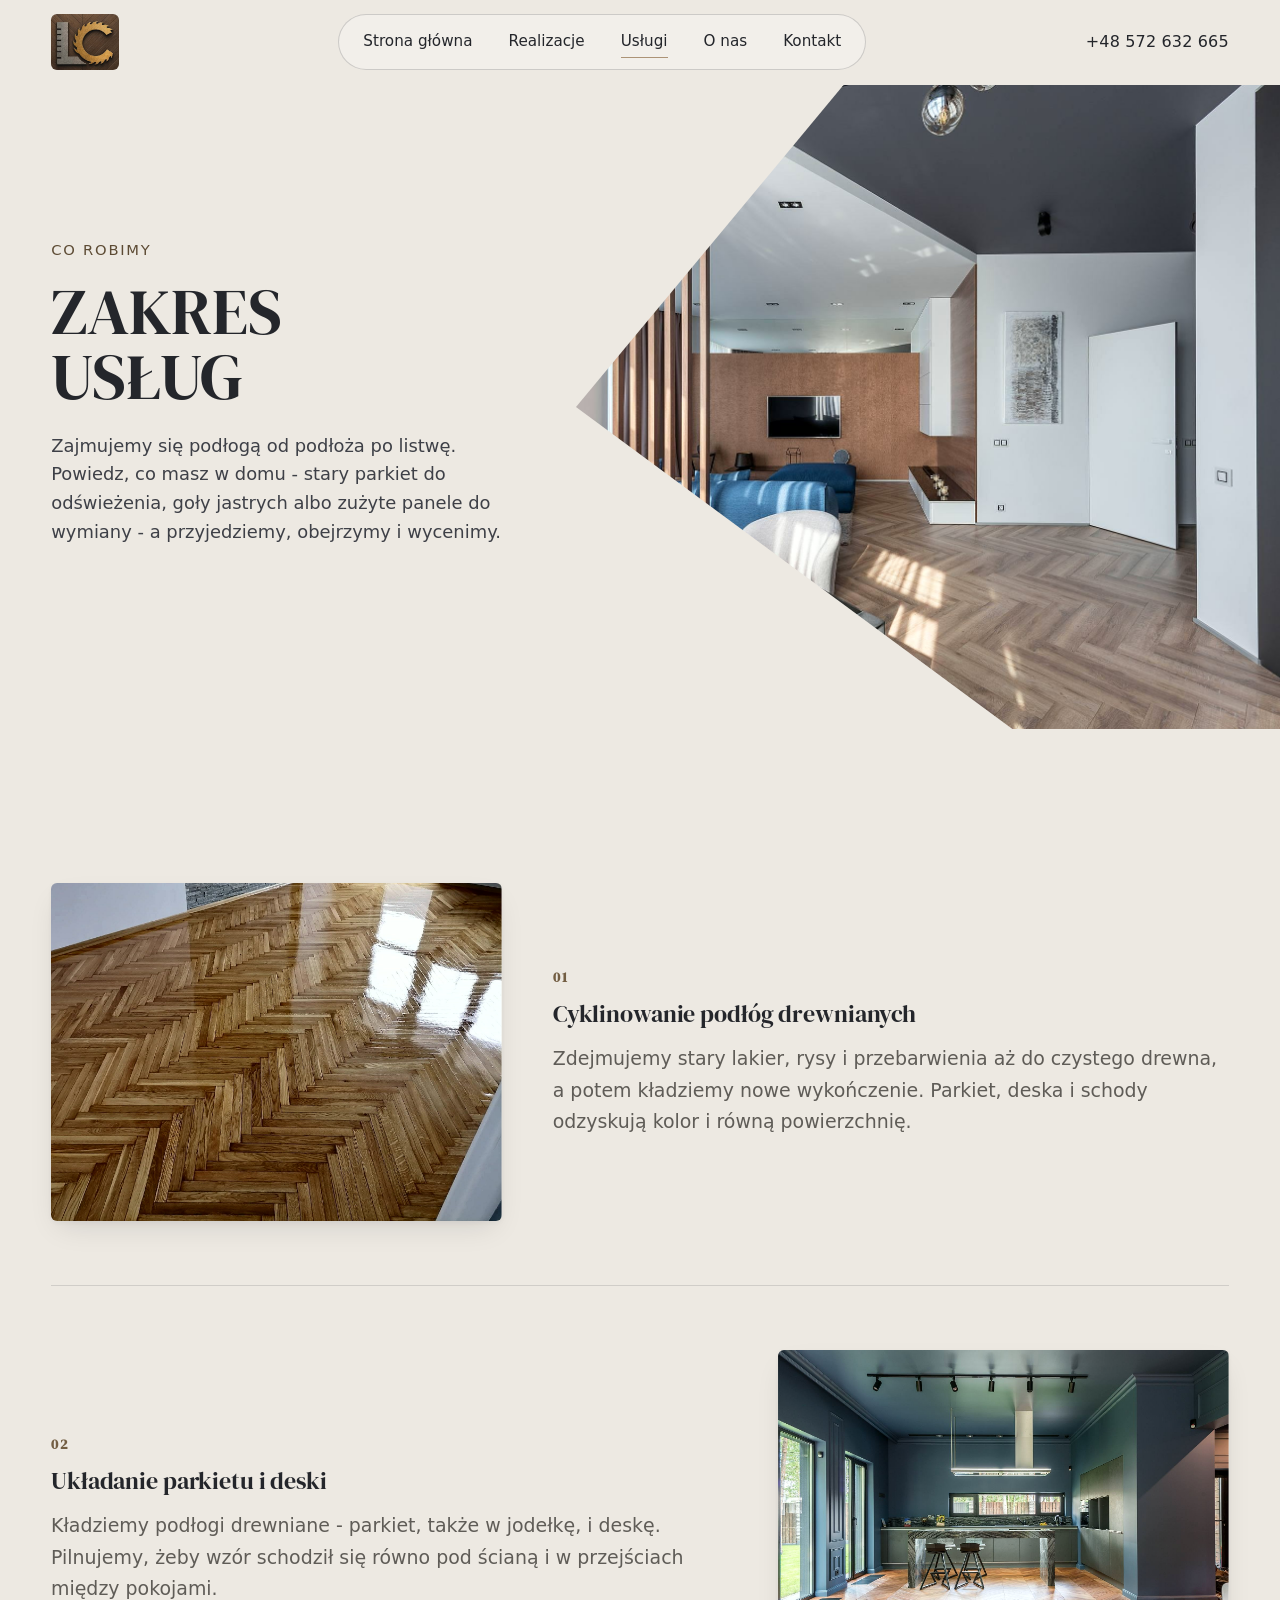
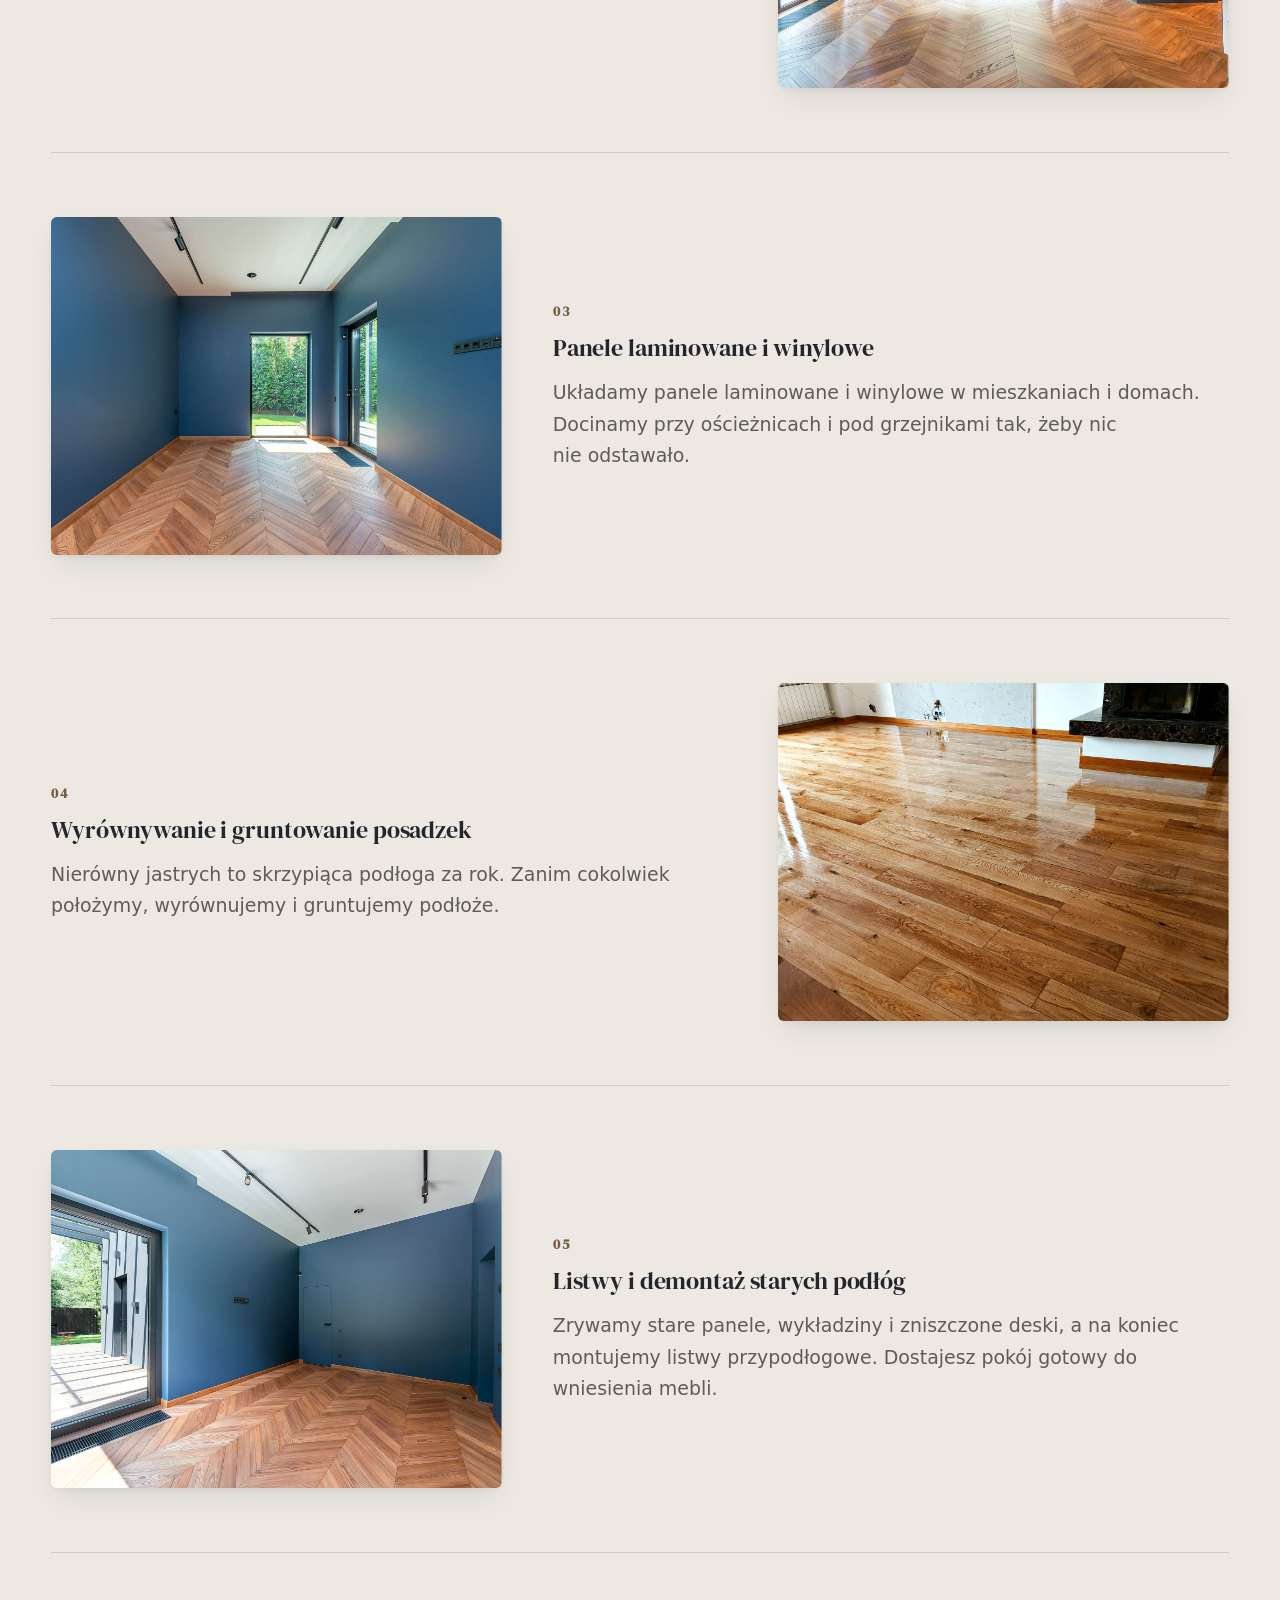
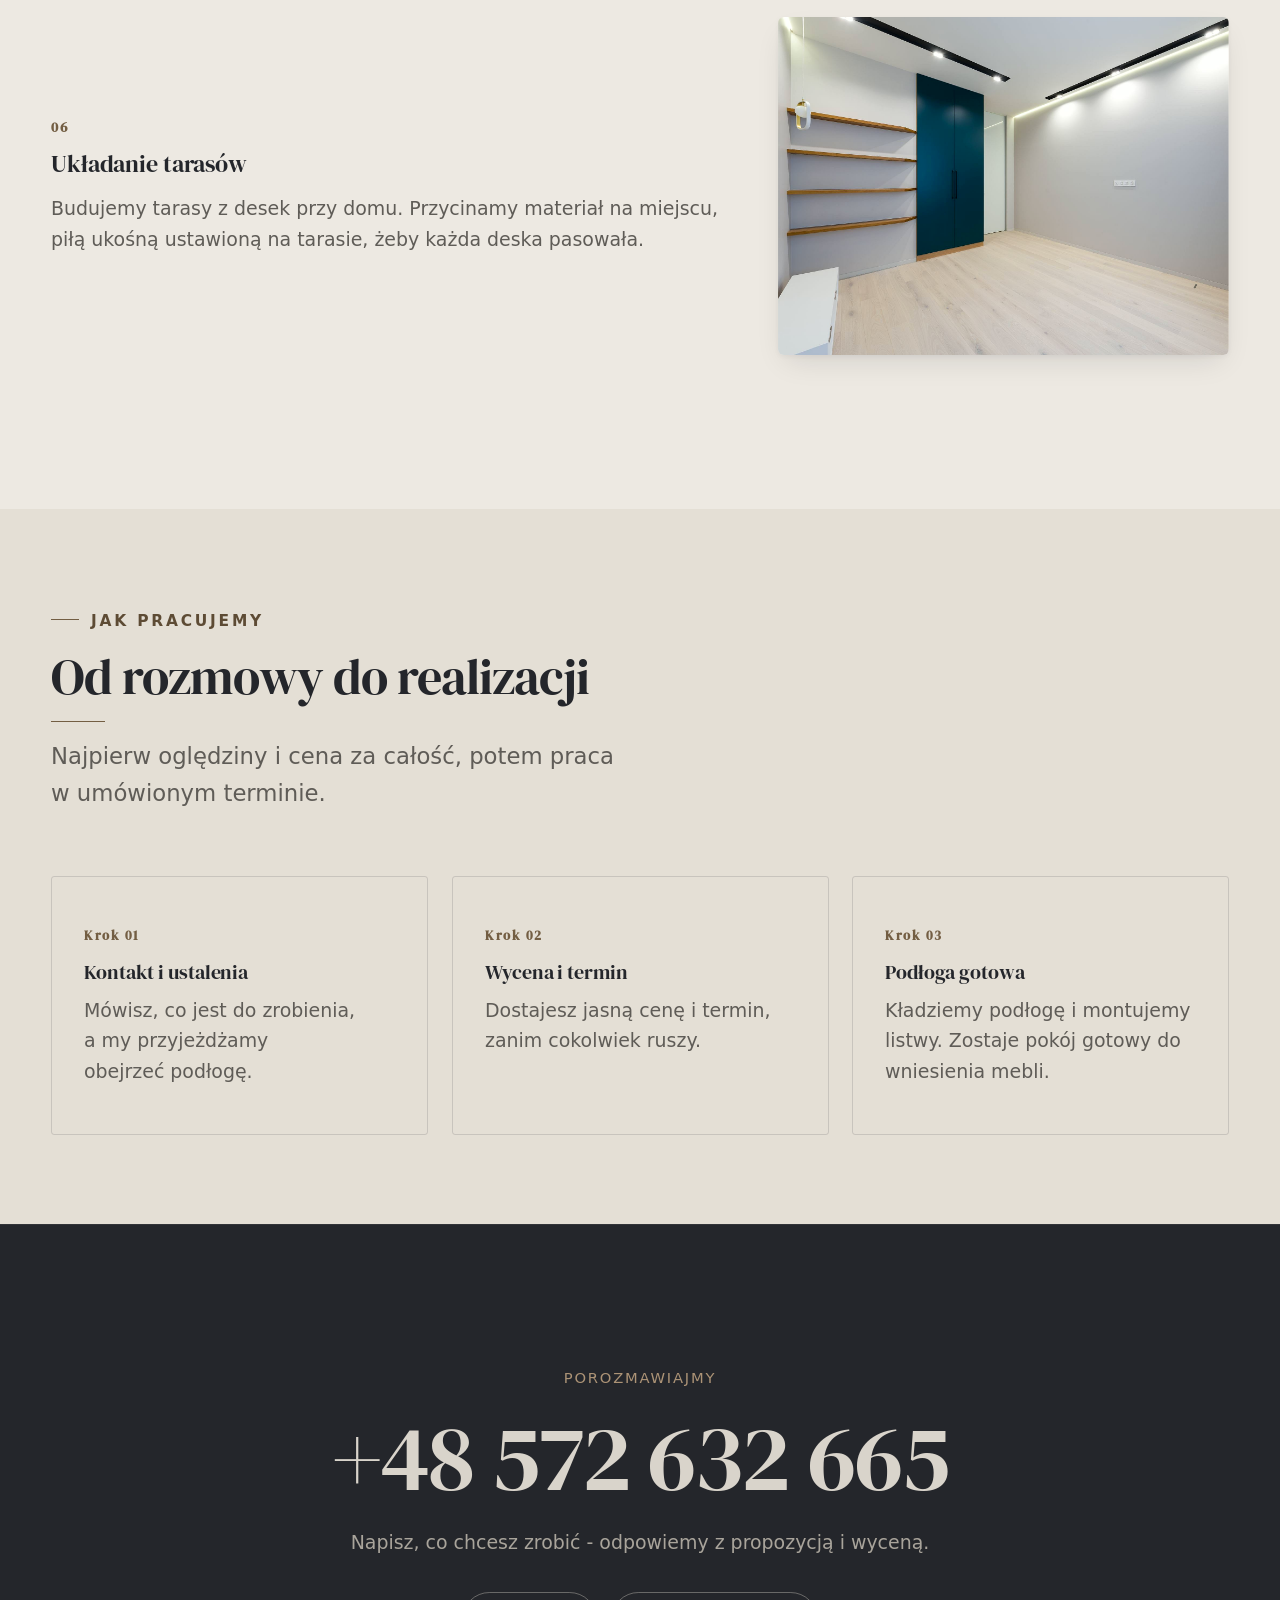
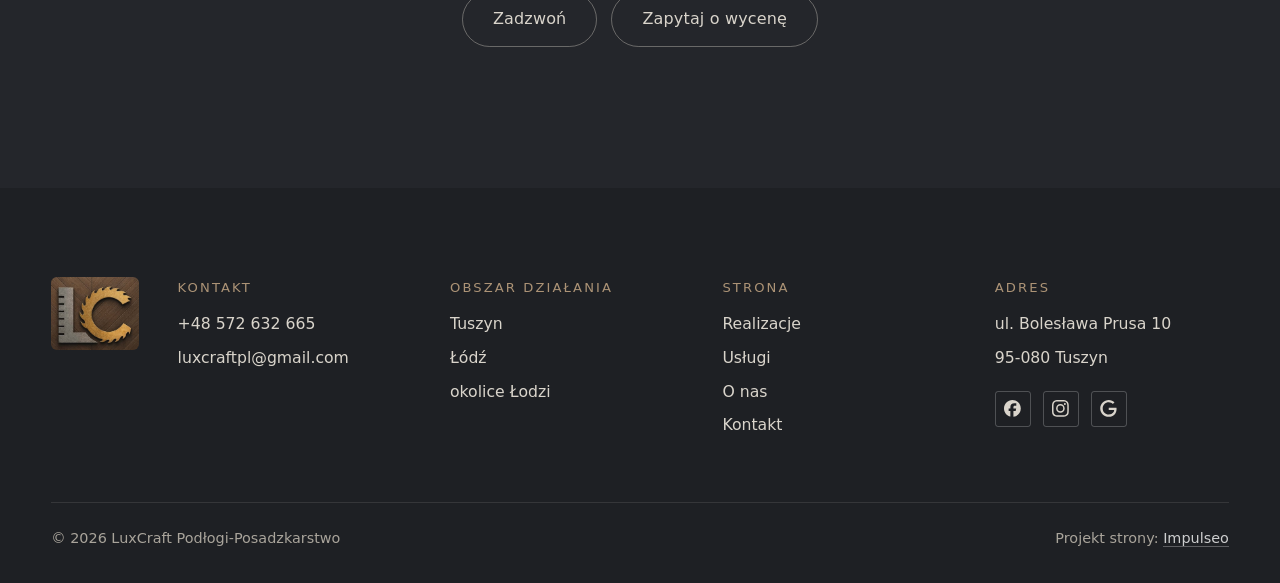
<file: oferta.html>
<!DOCTYPE html>
<html lang="pl">
<head>
<meta charset="UTF-8">
<meta name="viewport" content="width=device-width, initial-scale=1.0">
<title>Oferta - LuxCraft Podłogi-Posadzkarstwo</title>
<meta name="description" content="LuxCraft Podłogi z Tuszyna - cyklinowanie podłóg drewnianych, układanie parkietu, deski, paneli laminowanych i winylowych, wyrównywanie posadzek, listwy przypodłogowe i tarasy. Łódź i okolice. Zadzwoń: 572 632 665.">
<link rel="canonical" href="https://kris20032.github.io/luxcraft-podlogi-posadzkarstwo/oferta.html">
<meta name="robots" content="noindex, nofollow">
<meta property="og:type" content="website">
<meta property="og:locale" content="pl_PL">
<meta property="og:site_name" content="LuxCraft Podłogi-Posadzkarstwo">
<meta property="og:title" content="Oferta - LuxCraft Podłogi-Posadzkarstwo">
<meta property="og:description" content="LuxCraft Podłogi z Tuszyna - cyklinowanie podłóg drewnianych, układanie parkietu, deski, paneli laminowanych i winylowych, wyrównywanie posadzek, listwy przypodłogowe i tarasy. Łódź i okolice. Zadzwoń: 572 632 665.">
<meta property="og:url" content="https://kris20032.github.io/luxcraft-podlogi-posadzkarstwo/oferta.html">
<meta property="og:image" content="https://kris20032.github.io/luxcraft-podlogi-posadzkarstwo/img/og.jpg">
<meta property="og:image:width" content="1200">
<meta property="og:image:height" content="630">
<meta name="twitter:card" content="summary_large_image">
<link rel="preconnect" href="https://fonts.googleapis.com">
<link rel="preconnect" href="https://fonts.gstatic.com" crossorigin>
<link href="https://fonts.googleapis.com/css2?family=DM+Serif+Display&display=swap" rel="stylesheet">
<link rel="preconnect" href="https://api.fontshare.com" crossorigin>
<link href="https://api.fontshare.com/v2/css?f[]=satoshi@400,500,700&display=swap" rel="stylesheet">
<link rel="stylesheet" href="assets/styles.css?v=20261028">
</head>
<body>

<header class="nav lx-nav">
  <div class="wrap nav-inner">
    <a class="brand brand-has-logo" href="index.html"><img class="brand-logo" src="img/logo.jpg" alt="LuxCraft Podłogi-Posadzkarstwo" width="520" height="430" decoding="async"></a>
    <nav class="nav-links" aria-label="Menu główne">
      <a href="index.html">Strona główna</a>
      <a href="realizacje.html">Realizacje</a>
      <a href="oferta.html" class="active" aria-current="page">Usługi</a>
      <a href="o-nas.html">O&nbsp;nas</a>
      <a href="kontakt.html">Kontakt</a>
    </nav>
    <a class="lx-phone" href="tel:+48572632665">+48 572 632 665</a>
    <button class="nav-toggle" aria-label="Menu"><span class="lx-menu-txt">Menu</span><span></span><span></span><span></span></button>
  </div>
</header>

<main>
<section class="pagehead lx-banner lx-banner--page">
  <div class="lx-banner-media"><img src="img/g7.jpg" alt="LuxCraft Podłogi-Posadzkarstwo - Zakres usług" width="1802" height="1300" decoding="async"></div>
  <div class="wrap lx-banner-in">
    <div class="lx-banner-copy">
      <span class="lx-kicker">Co robimy</span>
      <h1>Zakres usług</h1>
      <p>Zajmujemy się podłogą od podłoża po listwę. Powiedz, co masz w domu - stary parkiet do odświeżenia, goły jastrych albo zużyte panele do wymiany - a przyjedziemy, obejrzymy i wycenimy.</p>
    </div>
  </div>
</section>
<section>
  <div class="wrap">
    <div class="svc-row reveal">
      <div class="svc-row-art"><img src="img/g1.jpg" alt="Cyklinowanie podłóg drewnianych" width="1696" height="1272" decoding="async"></div>
      <div>
        <span class="num">01</span>
        <h3>Cyklinowanie podłóg drewnianych</h3>
        <p class="muted">Zdejmujemy stary lakier, rysy i przebarwienia aż do czystego drewna, a potem kładziemy nowe wykończenie. Parkiet, deska i schody odzyskują kolor i równą powierzchnię.</p>
      </div>
    </div>
    <div class="svc-row rev reveal">
      <div class="svc-row-art"><img src="img/g2.jpg" alt="Układanie parkietu i deski" width="1880" height="1255" decoding="async"></div>
      <div>
        <span class="num">02</span>
        <h3>Układanie parkietu i deski</h3>
        <p class="muted">Kładziemy podłogi drewniane - parkiet, także w jodełkę, i deskę. Pilnujemy, żeby wzór schodził się równo pod ścianą i w przejściach między pokojami.</p>
      </div>
    </div>
    <div class="svc-row reveal">
      <div class="svc-row-art"><img src="img/g3.jpg" alt="Panele laminowane i winylowe" loading="lazy" width="1880" height="1255" decoding="async"></div>
      <div>
        <span class="num">03</span>
        <h3>Panele laminowane i winylowe</h3>
        <p class="muted">Układamy panele laminowane i winylowe w mieszkaniach i domach. Docinamy przy ościeżnicach i pod grzejnikami tak, żeby nic nie odstawało.</p>
      </div>
    </div>
    <div class="svc-row rev reveal">
      <div class="svc-row-art"><img src="img/g4.jpg" alt="Wyrównywanie i gruntowanie posadzek" loading="lazy" width="1445" height="1088" decoding="async"></div>
      <div>
        <span class="num">04</span>
        <h3>Wyrównywanie i gruntowanie posadzek</h3>
        <p class="muted">Nierówny jastrych to skrzypiąca podłoga za rok. Zanim cokolwiek położymy, wyrównujemy i gruntujemy podłoże.</p>
      </div>
    </div>
    <div class="svc-row reveal">
      <div class="svc-row-art"><img src="img/g5.jpg" alt="Listwy i demontaż starych podłóg" loading="lazy" width="1880" height="1255" decoding="async"></div>
      <div>
        <span class="num">05</span>
        <h3>Listwy i demontaż starych podłóg</h3>
        <p class="muted">Zrywamy stare panele, wykładziny i zniszczone deski, a na koniec montujemy listwy przypodłogowe. Dostajesz pokój gotowy do wniesienia mebli.</p>
      </div>
    </div>
    <div class="svc-row rev reveal">
      <div class="svc-row-art"><img src="img/g6.jpg" alt="Układanie tarasów" loading="lazy" width="1880" height="1255" decoding="async"></div>
      <div>
        <span class="num">06</span>
        <h3>Układanie tarasów</h3>
        <p class="muted">Budujemy tarasy z desek przy domu. Przycinamy materiał na miejscu, piłą ukośną ustawioną na tarasie, żeby każda deska pasowała.</p>
      </div>
    </div>
  </div>
</section>
<section class="trust">
  <div class="wrap">
    <div class="head reveal">
      <span class="eyebrow">Jak pracujemy</span>
      <h2>Od rozmowy do realizacji</h2>
      <p>Najpierw oględziny i&nbsp;cena za całość, potem praca w&nbsp;umówionym terminie.</p>
    </div>
    <div class="svc-grid">
      <div class="svc reveal"><div class="ic">Krok 01</div><h3>Kontakt i ustalenia</h3><p>Mówisz, co jest do zrobienia, a&nbsp;my przyjeżdżamy obejrzeć podłogę.</p></div>
      <div class="svc reveal"><div class="ic">Krok 02</div><h3>Wycena i termin</h3><p>Dostajesz jasną cenę i termin, zanim cokolwiek ruszy.</p></div>
      <div class="svc reveal"><div class="ic">Krok 03</div><h3>Podłoga gotowa</h3><p>Kładziemy podłogę i&nbsp;montujemy listwy. Zostaje pokój gotowy do wniesienia mebli.</p></div>
    </div>
  </div>
</section>
<section class="cta lx-cta">
  <div class="wrap">
    <span class="lx-kicker">Porozmawiajmy</span>
    <h2><a href="tel:+48572632665">+48 572 632 665</a></h2>
    <p>Napisz, co chcesz zrobić - odpowiemy z propozycją i wyceną.</p>
    <div class="lx-cta-act">
      <a href="tel:+48572632665" class="btn lx-btn lx-btn--dark">Zadzwoń</a>
      <a href="kontakt.html" class="btn lx-btn lx-btn--dark">Zapytaj o&nbsp;wycenę</a>
    </div>
  </div>
</section>
</main>

<footer class="lx-foot">
  <div class="wrap">
    <div class="lx-foot-top">
      <a class="lx-foot-logo" href="index.html"><img src="img/logo.jpg" alt="LuxCraft Podłogi-Posadzkarstwo" width="520" height="430" loading="lazy" decoding="async"></a>
      <div class="lx-foot-col">
        <span class="lx-foot-h">Kontakt</span>
        <a href="tel:+48572632665">+48 572 632 665</a>
        <a href="mailto:luxcraftpl@gmail.com">luxcraftpl@gmail.com</a>
      </div>
      <div class="lx-foot-col">
        <span class="lx-foot-h">Obszar działania</span>
        <span>Tuszyn</span>
        <span>Łódź</span>
        <span>okolice Łodzi</span>
      </div>
      <div class="lx-foot-col">
        <span class="lx-foot-h">Strona</span>
        <a href="realizacje.html">Realizacje</a>
        <a href="oferta.html">Usługi</a>
        <a href="o-nas.html">O&nbsp;nas</a>
        <a href="kontakt.html">Kontakt</a>
      </div>
      <div class="lx-foot-col">
        <span class="lx-foot-h">Adres</span>
        <span>ul. Bolesława Prusa 10</span>
        <span>95-080 Tuszyn</span>
        <div class="foot-soc">
        <a class="soc" href="https://www.facebook.com/profile.php?id=61578839764706" target="_blank" rel="noopener" aria-label="Facebook - LuxCraft Podłogi-Posadzkarstwo"><svg viewBox="0 0 24 24" aria-hidden="true" focusable="false"><path d="M9.101 23.691v-7.98H6.627v-3.667h2.474v-1.58c0-4.085 1.848-5.978 5.858-5.978.401 0 .955.042 1.468.103a8.68 8.68 0 0 1 1.141.195v3.325a8.623 8.623 0 0 0-.653-.036 26.805 26.805 0 0 0-.733-.009c-.707 0-1.259.096-1.675.309a1.686 1.686 0 0 0-.679.622c-.258.42-.374.995-.374 1.752v1.297h3.919l-.386 2.103-.287 1.564h-3.246v8.245C19.396 23.238 24 18.179 24 12.044c0-6.627-5.373-12-12-12s-12 5.373-12 12c0 5.628 3.874 10.35 9.101 11.647Z" fill="currentColor"/></svg></a>
        <a class="soc" href="https://www.instagram.com/luxcraft_podlogi/" target="_blank" rel="noopener" aria-label="Instagram - LuxCraft Podłogi-Posadzkarstwo"><svg viewBox="0 0 24 24" aria-hidden="true" focusable="false"><path d="M7.0301.084c-1.2768.0602-2.1487.264-2.911.5634-.7888.3075-1.4575.72-2.1228 1.3877-.6652.6677-1.075 1.3368-1.3802 2.127-.2954.7638-.4956 1.6365-.552 2.914-.0564 1.2775-.0689 1.6882-.0626 4.947.0062 3.2586.0206 3.6671.0825 4.9473.061 1.2765.264 2.1482.5635 2.9107.308.7889.72 1.4573 1.388 2.1228.6679.6655 1.3365 1.0743 2.1285 1.38.7632.295 1.6361.4961 2.9134.552 1.2773.056 1.6884.069 4.9462.0627 3.2578-.0062 3.668-.0207 4.9478-.0814 1.28-.0607 2.147-.2652 2.9098-.5633.7889-.3086 1.4578-.72 2.1228-1.3881.665-.6682 1.0745-1.3378 1.3795-2.1284.2957-.7632.4966-1.636.552-2.9124.056-1.2809.0692-1.6898.063-4.948-.0063-3.2583-.021-3.6668-.0817-4.9465-.0607-1.2797-.264-2.1487-.5633-2.9117-.3084-.7889-.72-1.4568-1.3876-2.1228C21.2982 1.33 20.628.9208 19.8378.6165 19.074.321 18.2017.1197 16.9244.0645 15.6471.0093 15.236-.005 11.977.0014 8.718.0076 8.31.0215 7.0301.0839m.1402 21.6932c-1.17-.0509-1.8053-.2453-2.2287-.408-.5606-.216-.96-.4771-1.3819-.895-.422-.4178-.6811-.8186-.9-1.378-.1644-.4234-.3624-1.058-.4171-2.228-.0595-1.2645-.072-1.6442-.079-4.848-.007-3.2037.0053-3.583.0607-4.848.05-1.169.2456-1.805.408-2.2282.216-.5613.4762-.96.895-1.3816.4188-.4217.8184-.6814 1.3783-.9003.423-.1651 1.0575-.3614 2.227-.4171 1.2655-.06 1.6447-.072 4.848-.079 3.2033-.007 3.5835.005 4.8495.0608 1.169.0508 1.8053.2445 2.228.408.5608.216.96.4754 1.3816.895.4217.4194.6816.8176.9005 1.3787.1653.4217.3617 1.056.4169 2.2263.0602 1.2655.0739 1.645.0796 4.848.0058 3.203-.0055 3.5834-.061 4.848-.051 1.17-.245 1.8055-.408 2.2294-.216.5604-.4763.96-.8954 1.3814-.419.4215-.8181.6811-1.3783.9-.4224.1649-1.0577.3617-2.2262.4174-1.2656.0595-1.6448.072-4.8493.079-3.2045.007-3.5825-.006-4.848-.0608M16.953 5.5864A1.44 1.44 0 1 0 18.39 4.144a1.44 1.44 0 0 0-1.437 1.4424M5.8385 12.012c.0067 3.4032 2.7706 6.1557 6.173 6.1493 3.4026-.0065 6.157-2.7701 6.1506-6.1733-.0065-3.4032-2.771-6.1565-6.174-6.1498-3.403.0067-6.156 2.771-6.1496 6.1738M8 12.0077a4 4 0 1 1 4.008 3.9921A3.9996 3.9996 0 0 1 8 12.0077" fill="currentColor"/></svg></a>
        <a class="soc" href="https://www.google.com/maps/place/LuxCraft+Pod%C5%82ogi-Posadzkarstwo/@51.6313398,19.4981969,15z/data=!4m6!3m5!1s0x6aaaa3cc109cfe4b:0xc09b48c44f411f29!8m2!3d51.6313398!4d19.4981969" target="_blank" rel="noopener" aria-label="Google - LuxCraft Podłogi-Posadzkarstwo"><svg viewBox="0 0 24 24" aria-hidden="true" focusable="false"><path d="M12.48 10.92v3.28h7.84c-.24 1.84-.853 3.187-1.787 4.133-1.147 1.147-2.933 2.4-6.053 2.4-4.827 0-8.6-3.893-8.6-8.72s3.773-8.72 8.6-8.72c2.6 0 4.507 1.027 5.907 2.347l2.307-2.307C18.747 1.44 16.133 0 12.48 0 5.867 0 .307 5.387.307 12s5.56 12 12.173 12c3.573 0 6.267-1.173 8.373-3.36 2.16-2.16 2.84-5.213 2.84-7.667 0-.76-.053-1.467-.173-2.053H12.48z" fill="currentColor"/></svg></a>
      </div>
      </div>
    </div>
    <div class="foot-bot">
      <span>© 2026 LuxCraft Podłogi-Posadzkarstwo</span>
      <span>Projekt strony: <a class="foot-credit" href="https://impulseo.pl" target="_blank" rel="noopener">Impulseo</a></span>
    </div>
  </div>
</footer>
<div class="sticky-reserve"><a class="sr-book" href="kontakt.html">Zapytaj o wycenę</a><a class="sr-call" href="tel:+48572632665" aria-label="Zadzwoń"><svg class="ico-tel" width="16" height="16" viewBox="0 0 24 24" fill="none" aria-hidden="true"><path d="M6.6 10.8a15.5 15.5 0 0 0 6.6 6.6l2.2-2.2a1 1 0 0 1 1-.24 11.4 11.4 0 0 0 3.6.58 1 1 0 0 1 1 1V20a1 1 0 0 1-1 1A17 17 0 0 1 3 4a1 1 0 0 1 1-1h3.5a1 1 0 0 1 1 1c0 1.25.2 2.46.58 3.6a1 1 0 0 1-.25 1l-2.23 2.2Z" fill="currentColor"/></svg></a></div>
<div class="demo-wazne" data-do="2026-11-03" data-cykl="3" hidden><svg class="dw-ico" width="13" height="13" viewBox="0 0 24 24" fill="none" aria-hidden="true"><circle cx="12" cy="12" r="8.6" stroke="currentColor" stroke-width="1.8"/><path d="M12 7.2V12l3.3 2" stroke="currentColor" stroke-width="1.8" stroke-linecap="round"/></svg><span class="dw-txt"></span></div>

<script src="assets/main.js?v=20261028"></script>
</body>
</html>
</file>
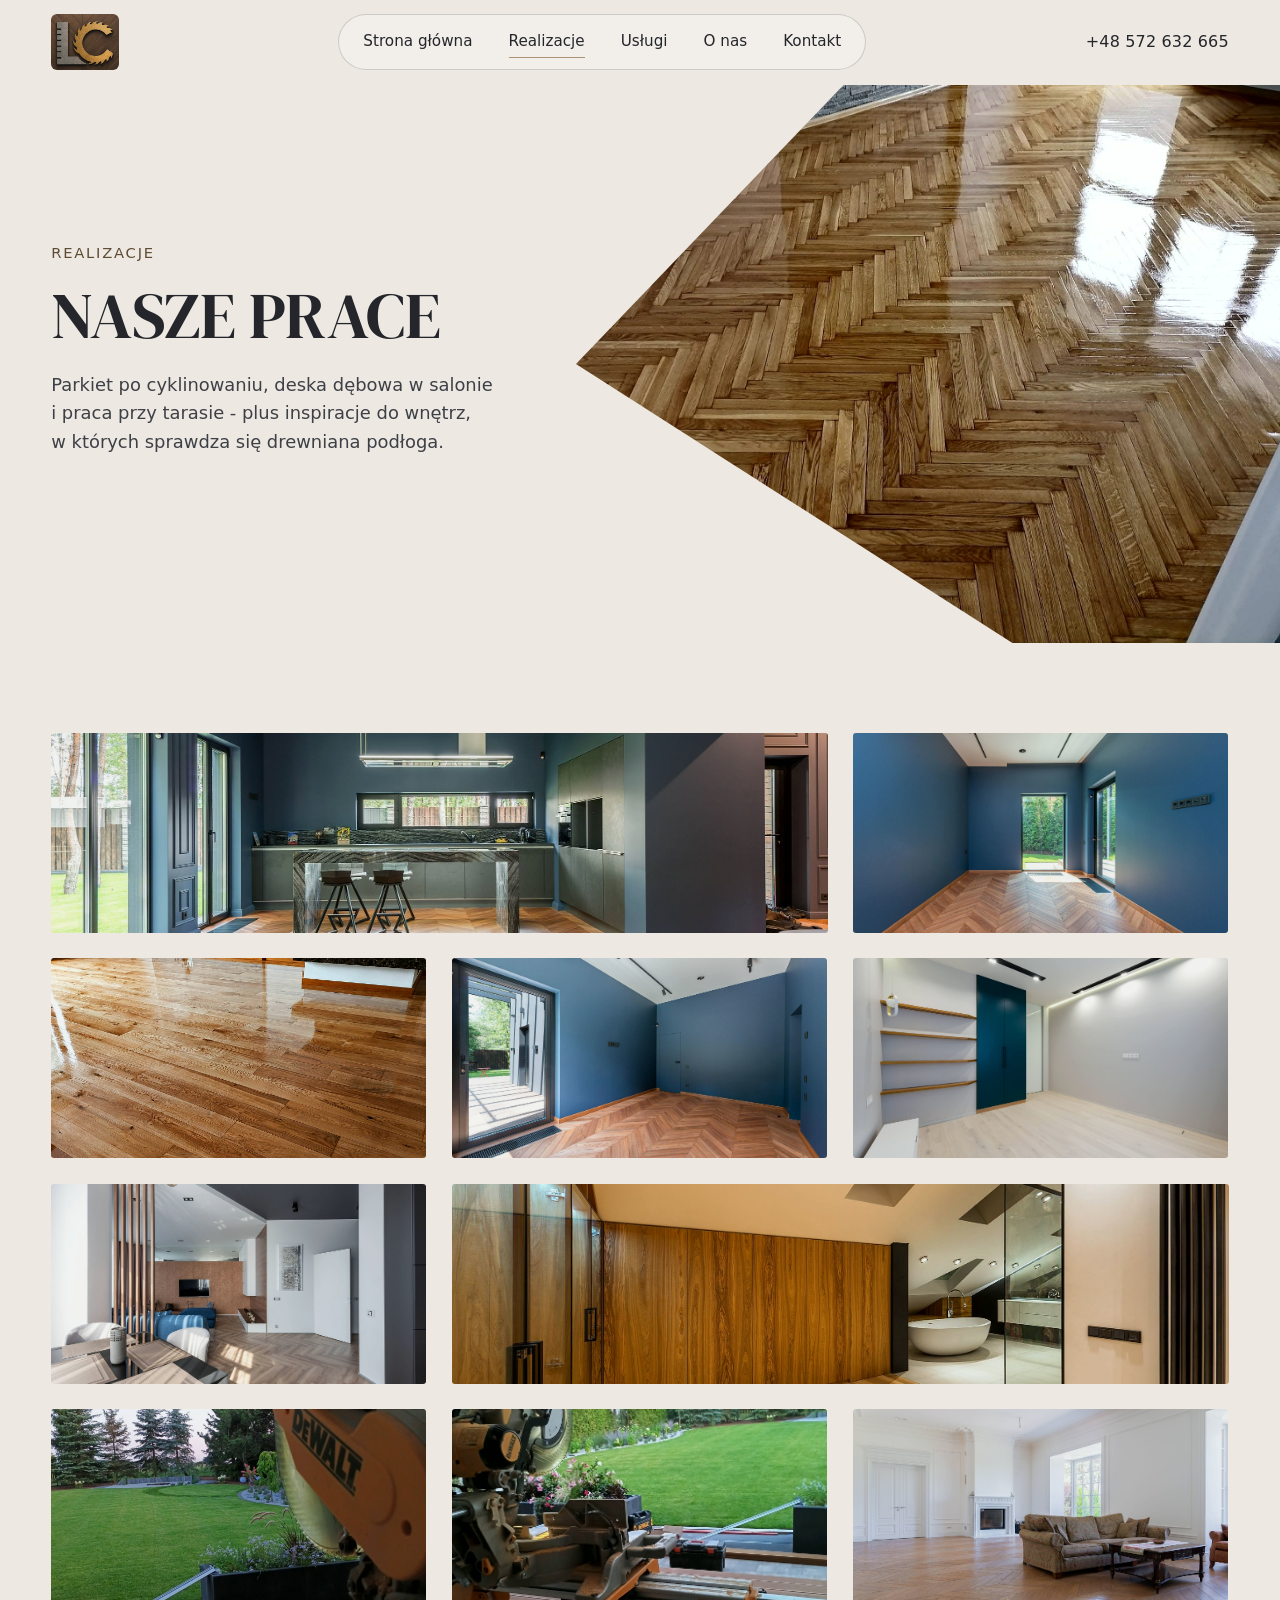
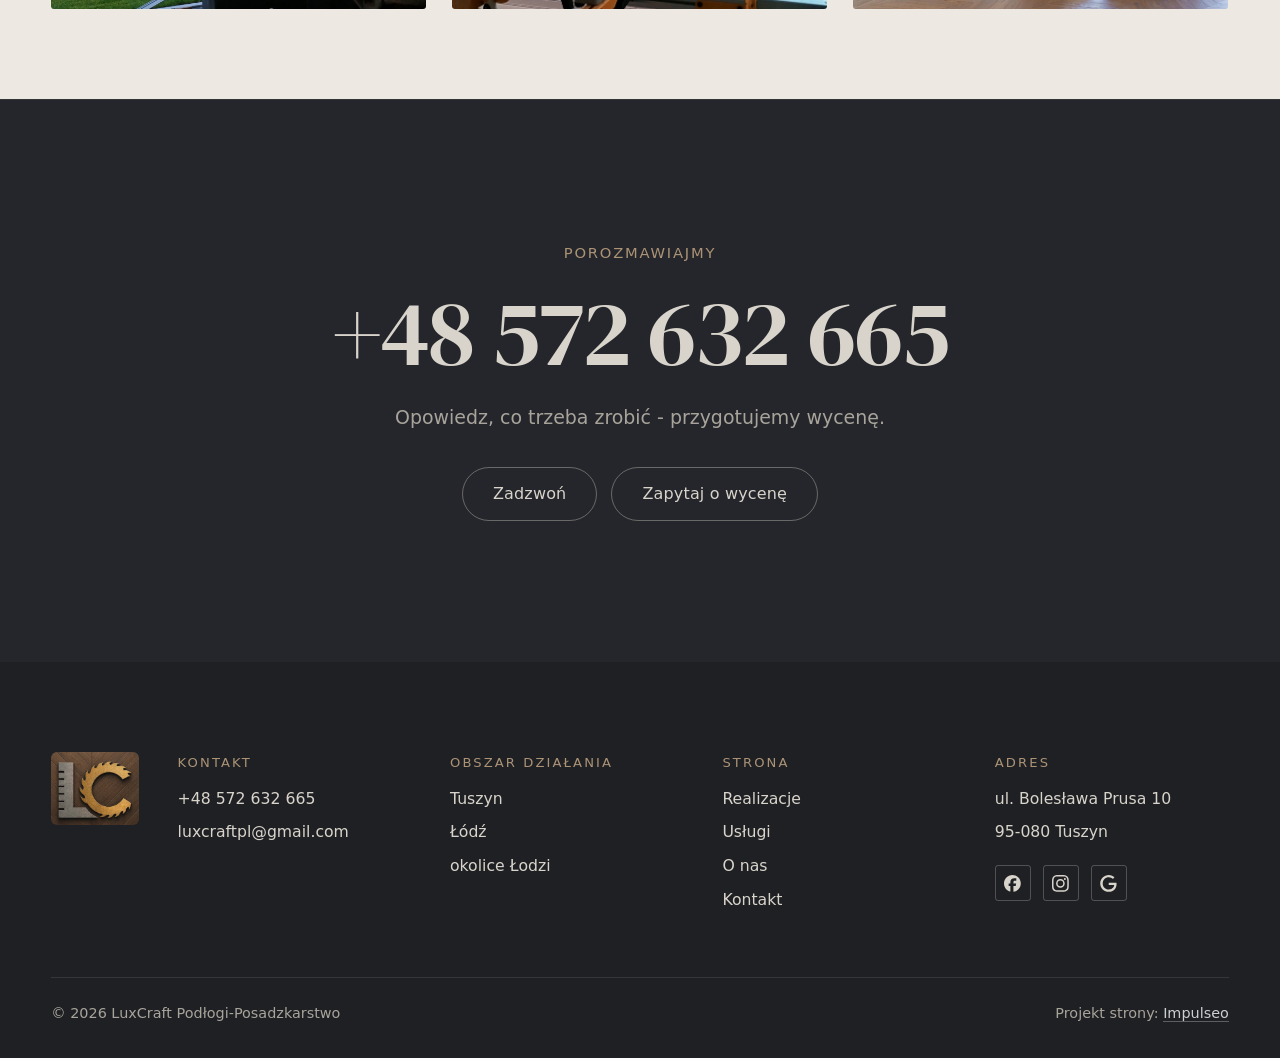
<file: realizacje.html>
<!DOCTYPE html>
<html lang="pl">
<head>
<meta charset="UTF-8">
<meta name="viewport" content="width=device-width, initial-scale=1.0">
<title>Realizacje - LuxCraft Podłogi-Posadzkarstwo</title>
<meta name="description" content="Realizacje LuxCraft Podłogi-Posadzkarstwo: Jodełka po cyklinowaniu i lakierowaniu, Jodełka w kuchni z wyspą, Jodełka w pokoju z wyjściem do ogrodu, Deska dębowa w salonie z kominkiem, Jodełka w pustym pokoju przed meblami">
<link rel="canonical" href="https://kris20032.github.io/luxcraft-podlogi-posadzkarstwo/realizacje.html">
<meta name="robots" content="noindex, nofollow">
<meta property="og:type" content="website">
<meta property="og:locale" content="pl_PL">
<meta property="og:site_name" content="LuxCraft Podłogi-Posadzkarstwo">
<meta property="og:title" content="Realizacje - LuxCraft Podłogi-Posadzkarstwo">
<meta property="og:description" content="Realizacje LuxCraft Podłogi-Posadzkarstwo: Jodełka po cyklinowaniu i lakierowaniu, Jodełka w kuchni z wyspą, Jodełka w pokoju z wyjściem do ogrodu, Deska dębowa w salonie z kominkiem, Jodełka w pustym pokoju przed meblami">
<meta property="og:url" content="https://kris20032.github.io/luxcraft-podlogi-posadzkarstwo/realizacje.html">
<meta property="og:image" content="https://kris20032.github.io/luxcraft-podlogi-posadzkarstwo/img/og.jpg">
<meta property="og:image:width" content="1200">
<meta property="og:image:height" content="630">
<meta name="twitter:card" content="summary_large_image">
<link rel="preconnect" href="https://fonts.googleapis.com">
<link rel="preconnect" href="https://fonts.gstatic.com" crossorigin>
<link href="https://fonts.googleapis.com/css2?family=DM+Serif+Display&display=swap" rel="stylesheet">
<link rel="preconnect" href="https://api.fontshare.com" crossorigin>
<link href="https://api.fontshare.com/v2/css?f[]=satoshi@400,500,700&display=swap" rel="stylesheet">
<link rel="stylesheet" href="assets/styles.css?v=20261028">
</head>
<body>

<header class="nav lx-nav">
  <div class="wrap nav-inner">
    <a class="brand brand-has-logo" href="index.html"><img class="brand-logo" src="img/logo.jpg" alt="LuxCraft Podłogi-Posadzkarstwo" width="520" height="430" decoding="async"></a>
    <nav class="nav-links" aria-label="Menu główne">
      <a href="index.html">Strona główna</a>
      <a href="realizacje.html" class="active" aria-current="page">Realizacje</a>
      <a href="oferta.html">Usługi</a>
      <a href="o-nas.html">O&nbsp;nas</a>
      <a href="kontakt.html">Kontakt</a>
    </nav>
    <a class="lx-phone" href="tel:+48572632665">+48 572 632 665</a>
    <button class="nav-toggle" aria-label="Menu"><span class="lx-menu-txt">Menu</span><span></span><span></span><span></span></button>
  </div>
</header>

<main>
<section class="pagehead lx-banner lx-banner--page">
  <div class="lx-banner-media"><img src="img/g1.jpg" alt="LuxCraft Podłogi-Posadzkarstwo - Nasze prace" width="1696" height="1272" decoding="async"></div>
  <div class="wrap lx-banner-in">
    <div class="lx-banner-copy">
      <span class="lx-kicker">Realizacje</span>
      <h1>Nasze prace</h1>
      <p>Parkiet po cyklinowaniu, deska dębowa w salonie i praca przy tarasie - plus inspiracje do wnętrz, w których sprawdza się drewniana podłoga.</p>
    </div>
  </div>
</section>
<section>
  <div class="wrap">
    <div class="gallery">
      <div class="tile t-two3 reveal"><img src="img/g2.jpg" alt="LuxCraft Podłogi-Posadzkarstwo" width="1880" height="1255" decoding="async"></div>
      <div class="tile t-third reveal"><img src="img/g3.jpg" alt="LuxCraft Podłogi-Posadzkarstwo" width="1880" height="1255" decoding="async"></div>
      <div class="tile t-third reveal"><img src="img/g4.jpg" alt="LuxCraft Podłogi-Posadzkarstwo" width="1445" height="1088" decoding="async"></div>
      <div class="tile t-third reveal"><img src="img/g5.jpg" alt="LuxCraft Podłogi-Posadzkarstwo" width="1880" height="1255" decoding="async"></div>
      <div class="tile t-third reveal"><img src="img/g6.jpg" alt="LuxCraft Podłogi-Posadzkarstwo" width="1880" height="1255" decoding="async"></div>
      <div class="tile t-third reveal"><img src="img/g7.jpg" alt="LuxCraft Podłogi-Posadzkarstwo" width="1802" height="1300" decoding="async"></div>
      <div class="tile t-two3 reveal"><img src="img/g8.jpg" alt="LuxCraft Podłogi-Posadzkarstwo" loading="lazy" width="1880" height="1255" decoding="async"></div>
      <div class="tile t-third reveal"><img src="img/g9.jpg" alt="LuxCraft Podłogi-Posadzkarstwo" loading="lazy" width="1396" height="1916" decoding="async"></div>
      <div class="tile t-third reveal"><img src="img/g10.jpg" alt="LuxCraft Podłogi-Posadzkarstwo" loading="lazy" width="1542" height="2048" decoding="async"></div>
      <div class="tile t-third reveal"><img src="img/about.jpg" alt="LuxCraft Podłogi-Posadzkarstwo" loading="lazy" width="1880" height="1255" decoding="async"></div>
    </div>
  </div>
</section>
<section class="cta lx-cta">
  <div class="wrap">
    <span class="lx-kicker">Porozmawiajmy</span>
    <h2><a href="tel:+48572632665">+48 572 632 665</a></h2>
    <p>Opowiedz, co trzeba zrobić - przygotujemy wycenę.</p>
    <div class="lx-cta-act">
      <a href="tel:+48572632665" class="btn lx-btn lx-btn--dark">Zadzwoń</a>
      <a href="kontakt.html" class="btn lx-btn lx-btn--dark">Zapytaj o&nbsp;wycenę</a>
    </div>
  </div>
</section>
</main>

<footer class="lx-foot">
  <div class="wrap">
    <div class="lx-foot-top">
      <a class="lx-foot-logo" href="index.html"><img src="img/logo.jpg" alt="LuxCraft Podłogi-Posadzkarstwo" width="520" height="430" loading="lazy" decoding="async"></a>
      <div class="lx-foot-col">
        <span class="lx-foot-h">Kontakt</span>
        <a href="tel:+48572632665">+48 572 632 665</a>
        <a href="mailto:luxcraftpl@gmail.com">luxcraftpl@gmail.com</a>
      </div>
      <div class="lx-foot-col">
        <span class="lx-foot-h">Obszar działania</span>
        <span>Tuszyn</span>
        <span>Łódź</span>
        <span>okolice Łodzi</span>
      </div>
      <div class="lx-foot-col">
        <span class="lx-foot-h">Strona</span>
        <a href="realizacje.html">Realizacje</a>
        <a href="oferta.html">Usługi</a>
        <a href="o-nas.html">O&nbsp;nas</a>
        <a href="kontakt.html">Kontakt</a>
      </div>
      <div class="lx-foot-col">
        <span class="lx-foot-h">Adres</span>
        <span>ul. Bolesława Prusa 10</span>
        <span>95-080 Tuszyn</span>
        <div class="foot-soc">
        <a class="soc" href="https://www.facebook.com/profile.php?id=61578839764706" target="_blank" rel="noopener" aria-label="Facebook - LuxCraft Podłogi-Posadzkarstwo"><svg viewBox="0 0 24 24" aria-hidden="true" focusable="false"><path d="M9.101 23.691v-7.98H6.627v-3.667h2.474v-1.58c0-4.085 1.848-5.978 5.858-5.978.401 0 .955.042 1.468.103a8.68 8.68 0 0 1 1.141.195v3.325a8.623 8.623 0 0 0-.653-.036 26.805 26.805 0 0 0-.733-.009c-.707 0-1.259.096-1.675.309a1.686 1.686 0 0 0-.679.622c-.258.42-.374.995-.374 1.752v1.297h3.919l-.386 2.103-.287 1.564h-3.246v8.245C19.396 23.238 24 18.179 24 12.044c0-6.627-5.373-12-12-12s-12 5.373-12 12c0 5.628 3.874 10.35 9.101 11.647Z" fill="currentColor"/></svg></a>
        <a class="soc" href="https://www.instagram.com/luxcraft_podlogi/" target="_blank" rel="noopener" aria-label="Instagram - LuxCraft Podłogi-Posadzkarstwo"><svg viewBox="0 0 24 24" aria-hidden="true" focusable="false"><path d="M7.0301.084c-1.2768.0602-2.1487.264-2.911.5634-.7888.3075-1.4575.72-2.1228 1.3877-.6652.6677-1.075 1.3368-1.3802 2.127-.2954.7638-.4956 1.6365-.552 2.914-.0564 1.2775-.0689 1.6882-.0626 4.947.0062 3.2586.0206 3.6671.0825 4.9473.061 1.2765.264 2.1482.5635 2.9107.308.7889.72 1.4573 1.388 2.1228.6679.6655 1.3365 1.0743 2.1285 1.38.7632.295 1.6361.4961 2.9134.552 1.2773.056 1.6884.069 4.9462.0627 3.2578-.0062 3.668-.0207 4.9478-.0814 1.28-.0607 2.147-.2652 2.9098-.5633.7889-.3086 1.4578-.72 2.1228-1.3881.665-.6682 1.0745-1.3378 1.3795-2.1284.2957-.7632.4966-1.636.552-2.9124.056-1.2809.0692-1.6898.063-4.948-.0063-3.2583-.021-3.6668-.0817-4.9465-.0607-1.2797-.264-2.1487-.5633-2.9117-.3084-.7889-.72-1.4568-1.3876-2.1228C21.2982 1.33 20.628.9208 19.8378.6165 19.074.321 18.2017.1197 16.9244.0645 15.6471.0093 15.236-.005 11.977.0014 8.718.0076 8.31.0215 7.0301.0839m.1402 21.6932c-1.17-.0509-1.8053-.2453-2.2287-.408-.5606-.216-.96-.4771-1.3819-.895-.422-.4178-.6811-.8186-.9-1.378-.1644-.4234-.3624-1.058-.4171-2.228-.0595-1.2645-.072-1.6442-.079-4.848-.007-3.2037.0053-3.583.0607-4.848.05-1.169.2456-1.805.408-2.2282.216-.5613.4762-.96.895-1.3816.4188-.4217.8184-.6814 1.3783-.9003.423-.1651 1.0575-.3614 2.227-.4171 1.2655-.06 1.6447-.072 4.848-.079 3.2033-.007 3.5835.005 4.8495.0608 1.169.0508 1.8053.2445 2.228.408.5608.216.96.4754 1.3816.895.4217.4194.6816.8176.9005 1.3787.1653.4217.3617 1.056.4169 2.2263.0602 1.2655.0739 1.645.0796 4.848.0058 3.203-.0055 3.5834-.061 4.848-.051 1.17-.245 1.8055-.408 2.2294-.216.5604-.4763.96-.8954 1.3814-.419.4215-.8181.6811-1.3783.9-.4224.1649-1.0577.3617-2.2262.4174-1.2656.0595-1.6448.072-4.8493.079-3.2045.007-3.5825-.006-4.848-.0608M16.953 5.5864A1.44 1.44 0 1 0 18.39 4.144a1.44 1.44 0 0 0-1.437 1.4424M5.8385 12.012c.0067 3.4032 2.7706 6.1557 6.173 6.1493 3.4026-.0065 6.157-2.7701 6.1506-6.1733-.0065-3.4032-2.771-6.1565-6.174-6.1498-3.403.0067-6.156 2.771-6.1496 6.1738M8 12.0077a4 4 0 1 1 4.008 3.9921A3.9996 3.9996 0 0 1 8 12.0077" fill="currentColor"/></svg></a>
        <a class="soc" href="https://www.google.com/maps/place/LuxCraft+Pod%C5%82ogi-Posadzkarstwo/@51.6313398,19.4981969,15z/data=!4m6!3m5!1s0x6aaaa3cc109cfe4b:0xc09b48c44f411f29!8m2!3d51.6313398!4d19.4981969" target="_blank" rel="noopener" aria-label="Google - LuxCraft Podłogi-Posadzkarstwo"><svg viewBox="0 0 24 24" aria-hidden="true" focusable="false"><path d="M12.48 10.92v3.28h7.84c-.24 1.84-.853 3.187-1.787 4.133-1.147 1.147-2.933 2.4-6.053 2.4-4.827 0-8.6-3.893-8.6-8.72s3.773-8.72 8.6-8.72c2.6 0 4.507 1.027 5.907 2.347l2.307-2.307C18.747 1.44 16.133 0 12.48 0 5.867 0 .307 5.387.307 12s5.56 12 12.173 12c3.573 0 6.267-1.173 8.373-3.36 2.16-2.16 2.84-5.213 2.84-7.667 0-.76-.053-1.467-.173-2.053H12.48z" fill="currentColor"/></svg></a>
      </div>
      </div>
    </div>
    <div class="foot-bot">
      <span>© 2026 LuxCraft Podłogi-Posadzkarstwo</span>
      <span>Projekt strony: <a class="foot-credit" href="https://impulseo.pl" target="_blank" rel="noopener">Impulseo</a></span>
    </div>
  </div>
</footer>
<div class="sticky-reserve"><a class="sr-book" href="kontakt.html">Zapytaj o wycenę</a><a class="sr-call" href="tel:+48572632665" aria-label="Zadzwoń"><svg class="ico-tel" width="16" height="16" viewBox="0 0 24 24" fill="none" aria-hidden="true"><path d="M6.6 10.8a15.5 15.5 0 0 0 6.6 6.6l2.2-2.2a1 1 0 0 1 1-.24 11.4 11.4 0 0 0 3.6.58 1 1 0 0 1 1 1V20a1 1 0 0 1-1 1A17 17 0 0 1 3 4a1 1 0 0 1 1-1h3.5a1 1 0 0 1 1 1c0 1.25.2 2.46.58 3.6a1 1 0 0 1-.25 1l-2.23 2.2Z" fill="currentColor"/></svg></a></div>
<div class="demo-wazne" data-do="2026-11-03" data-cykl="3" hidden><svg class="dw-ico" width="13" height="13" viewBox="0 0 24 24" fill="none" aria-hidden="true"><circle cx="12" cy="12" r="8.6" stroke="currentColor" stroke-width="1.8"/><path d="M12 7.2V12l3.3 2" stroke="currentColor" stroke-width="1.8" stroke-linecap="round"/></svg><span class="dw-txt"></span></div>

<script src="assets/main.js?v=20261028"></script>
</body>
</html>
</file>
<file: assets/styles.css>
/* ============================================================
   STOLBASZ — premium, architektoniczny B2B fit-out
   Jasna paleta, zero brązu. System wg premium-web-craft.
   Projekt strony: Impulseo (impulseo.pl)
   ============================================================ */

:root{
  /* PALETA — jasna, architektoniczna, chłodna */
  --paper:#F3F1EC;          /* główne tło */
  --paper-2:#E6E3DB;        /* sekcje alternatywne (chłodny jasny szary) */
  --paper-3:#E6E3DB;        /* delikatne wypełnienia */
  --ink:#23211E;            /* tekst główny — chłodny grafit */
  --ink-soft:#43403A;       /* nagłówki drugorzędne */
  --muted:#87837A;          /* tekst poboczny */
  --line:rgba(35,33,30,.12);/* hairline */
  --accent:#8A6B3C;         /* stonowany petrol-slate — jedyny akcent */
  --accent-d:#6E5430;
  --accent-soft:rgba(138,107,60,.10);
  --dark:#23211E;           /* sekcje ciemne (stopka/CTA) */

  /* HOVER ZDJĘĆ — JEDEN standard dla całego silnika (decyzja K. 04.08.2026, artefakt z wariantami).
     AKTUALNE (K.+Szymon 09.08.2026, wybór z artefaktu 6 wariantów): zoom 1.05 przy 1.4s -
     przy tak długim czasie mocniejszy kadr NIE skacze, tylko „oddycha". Poprzedni standard
     (1.02 / .55s z 04.08) odbierany jako dynamiczny i szybki.
     Spoczynek lekko przygaszony, ale TYLKO tam, gdzie jest mysz (@media hover:hover) —
     na telefonie zdjęcia zostają w pełnej jasności. */
  --img-zoom:1.05;                   /* K.+Szymon 09.08: wariant F z artefaktu porównawczego */
  --img-rest:brightness(.95) saturate(.99);
  --img-hot:brightness(1.06) saturate(1.05);
  --img-dur:1.4s;                    /* K.+Szymon 09.08 (wariant F): powoli = elegancko */
  --img-ease:cubic-bezier(.16,.84,.44,1);  /* miękki ogon, efekt „oddychania" */

  /* ODSTĘPY — skala 4/8 */
  --space-1:4px; --space-2:8px; --space-3:12px; --space-4:16px; --space-5:24px;
  --space-6:32px; --space-7:48px; --space-8:64px; --space-9:96px; --space-10:128px;

  /* TYPOGRAFIA — fluid clamp() (skala podbita 16.07.2026: większe, czytelniejsze litery — uwaga Adama) */
  --text-sm:clamp(.9rem,.87rem + .12vw,1rem);
  --text-base:clamp(1.08rem,1.04rem + .18vw,1.2rem);
  --text-lg:clamp(1.24rem,1.15rem + .34vw,1.44rem);
  --text-h3:clamp(1.34rem,1.22rem + .55vw,1.66rem);
  --text-h2:clamp(2.1rem,1.66rem + 2.1vw,3.1rem);
  --text-h1:clamp(2.9rem,2.1rem + 4vw,5.1rem);

  /* PROMIENIE — architektoniczne, raczej ostre */
  --r-sm:3px; --r-md:6px; --r-lg:10px;

  /* RUCH */
  --ease:cubic-bezier(.25,.46,.45,.94); --dur:.24s;

  /* CIENIE — miękkie, warstwowe */
  --sh-sm:0 1px 2px rgba(16,24,32,.04), 0 2px 8px rgba(16,24,32,.05);
  --sh-md:0 2px 6px rgba(16,24,32,.05), 0 12px 28px -8px rgba(16,24,32,.12);
  --sh-lg:0 6px 14px rgba(16,24,32,.07), 0 26px 56px -18px rgba(16,24,32,.22);

  --hairline:1px solid var(--line);

  --font-display:'Lora',serif;
  --font-body:'Manrope',sans-serif;
}

*{box-sizing:border-box;margin:0;padding:0}
html{scroll-behavior:smooth}
body{
  font-family:var(--font-body);
  font-size:var(--text-base);
  line-height:1.65;
  color:var(--ink);
  background:var(--paper);
  -webkit-font-smoothing:antialiased;
  text-rendering:optimizeLegibility;
}
img{max-width:100%;height:auto;display:block}  /* height:auto = width/height z atrybutów trzyma proporcje (TOP#12) */
a{color:inherit;text-decoration:none}

.wrap{width:min(92%,1180px);margin-inline:auto}
section{padding-block:clamp(52px,6.5vw,96px)}

h1,h2,h3{font-family:var(--font-display);font-weight:700;line-height:1.08;letter-spacing:-.02em;color:var(--ink)}
h1{font-size:var(--text-h1);letter-spacing:-.035em}
h2{font-size:var(--text-h2);letter-spacing:-.025em}
h3{font-size:var(--text-h3)}
/* MIARA — długość wiersza. WCAG 2.2 SC 1.4.8: max 80 znaków; Butterick: 45–90.
   68ch daje realnie 72–78 znaków polskiego tekstu, czyli z zapasem pod granicą.
   Wcześniej limit miał TYLKO <p> — <li>, <blockquote> i <dd> nie miały żadnego,
   i to jedyny powód, dla którego 23 bloki na dwóch oddanych stronach jadą po
   83–106 znaków w wierszu (pomiar 07.08.2026, bramka `miara`).
   ⚠️ Listy i definicje ograniczamy TYLKO bez klasy: `ul`/`ol` z klasą to u nas
   układ (siatki kafli, menu), a nie tekst ciągły — tam miarę wyznacza układ. */
/* 60ch, nie 68ch (K. 10.08): po zmianie fontów na węższe kroje (DM Sans i spółka)
   w 68ch mieściło się ~90 znaków - bramka pikselowa słusznie zgłaszała przekroczenie
   granicy 80. Pomiar na żywej przeglądarce: 60ch = 90 znaków, 53ch = ~78 znaków, czyli normę WCAG 1.4.8. */
:root{ --miara:53ch }
p{max-width:min(100%,var(--miara))}
blockquote,
ul:not([class])>li, ol:not([class])>li,
dl:not([class])>dd{max-width:min(100%,var(--miara))}

/* ⚠️ Świadomie BEZ wyjątku `.tile p,.card p,.svc p{max-width:none}`, choć nasuwa się sam:
   te akapity BYŁY już ograniczone (stare `p{max-width:65ch}`), więc „wyjątek" nie odblokowałby
   niczego nowego — tylko ROZLUŹNIŁ stan sprzed zmiany na wszystkich demach naraz.
   `figcaption` żadna z reguł wyżej nie dotyczy, więc też nie potrzebuje zwolnienia. */

/* ŁAMANIE. `balance` wyrównuje długości wierszy w nagłówku, `pretty` pilnuje ostatniego
   wiersza akapitu, żeby nie został w nim jeden wyraz. Obsługiwane od Chrome 117 /
   Safari 17.5; starsze przeglądarki po prostu ignorują tę własność.
   `text-wrap:pretty` nie występowało dotąd ANI RAZ w silniku ani w repo klientów. */
h1,h2,h3,.lead,.lede{text-wrap:balance}
p,li,blockquote,dd{text-wrap:pretty}

.eyebrow{
  font-family:var(--font-body);
  font-size:var(--text-sm);
  font-weight:600;
  letter-spacing:.18em;
  text-transform:uppercase;
  color:var(--accent);
  display:inline-flex;align-items:center;gap:var(--space-3);
}
/* flex:none + margin-top = kreska trzyma się PIERWSZEJ linii. Wcześniej align-items:center
   centrowało ją względem całego bloku i przy zawinięciu (długi kicker typu
   „…WNĘTRZ · LESZNO · OD 2019") druga linia lądowała z brzydkim wcięciem. */
.eyebrow{align-items:flex-start}
.eyebrow>*,.eyebrow{text-wrap:balance}   /* dlugi kicker lamal sie na sierote typu samo „2019" w drugiej linii */
.eyebrow::before{content:"";width:28px;height:1px;background:var(--accent);display:inline-block;flex:none;margin-top:.62em}

.muted{color:var(--muted)}
.lead{font-size:var(--text-lg);line-height:1.55;color:var(--ink-soft);max-width:50ch}

/* ---------- BUTTONS ---------- */
.btn{
  display:inline-flex;align-items:center;gap:var(--space-2);
  font-weight:600;font-size:var(--text-sm);letter-spacing:.02em;
  padding:var(--space-4) var(--space-6);
  border-radius:var(--r-sm);
  transition:transform var(--dur) var(--ease),box-shadow var(--dur) var(--ease),background var(--dur) var(--ease);
  cursor:pointer;border:1px solid transparent;
}
.btn-accent{background:var(--accent);color:#fff;box-shadow:var(--sh-sm)}
.btn-accent:hover{background:var(--accent-d);transform:translateY(-2px);box-shadow:var(--sh-md)}
.btn-accent:active{transform:translateY(0);box-shadow:var(--sh-sm)}
.btn-ghost{background:transparent;color:var(--ink);border-color:var(--line)}
.btn-ghost:hover{border-color:var(--accent);color:var(--accent);transform:translateY(-2px)}
.btn-light{background:#fff;color:var(--ink);box-shadow:var(--sh-sm)}
.btn-light:hover{transform:translateY(-2px);box-shadow:var(--sh-md)}
.btn .arr{transition:transform var(--dur) var(--ease)}
.btn:hover .arr{transform:translateX(4px)}

/* ---------- NAV ---------- */
.nav{
  position:sticky;top:0;z-index:50;
  background:color-mix(in srgb,var(--paper) 88%,transparent);
  backdrop-filter:saturate(140%) blur(10px);
  border-bottom:var(--hairline);
}
.nav-inner{display:flex;align-items:center;justify-content:space-between;gap:var(--space-5);height:72px}
/* ANTY-NACHODZENIE (K. 05.08.2026): długa nazwa firmy + przycisk z pełnym numerem nie mieściły się w pasku
   i flex ściskał linki PONIŻEJ ich treści - "Kontakt" wchodził na ramkę "Zadzwoń +48 ...". Teraz ustępuje
   nazwa marki (skrót wielokropkiem), a menu i przycisk nigdy się nie kurczą ani nie zachodzą na siebie. */
.brand{display:flex;flex-direction:column;line-height:1;min-width:0;flex:0 1 auto}
.brand .name{font-family:var(--font-display);font-weight:800;font-size:1.35rem;letter-spacing:.04em;white-space:nowrap;overflow:hidden;text-overflow:ellipsis}
.brand .sub{font-size:.62rem;letter-spacing:.34em;text-transform:uppercase;color:var(--muted);margin-top:5px;white-space:nowrap;overflow:hidden;text-overflow:ellipsis}
.nav-links{display:flex;align-items:center;gap:var(--space-6);flex:0 0 auto}
.nav-links a{font-size:var(--text-sm);font-weight:500;color:var(--ink-soft);position:relative;padding-block:4px;white-space:nowrap;transition:color var(--dur) var(--ease)}
.nav-links a::after{content:"";position:absolute;left:0;bottom:0;width:0;height:1.5px;background:var(--accent);transition:width var(--dur) var(--ease)}
.nav-links a:hover,.nav-links a.active{color:var(--ink)}
.nav-links a:hover::after,.nav-links a.active::after{width:100%}
.nav-links .btn{padding:var(--space-2) var(--space-5)}
/* przyciski w nav: właściwy kolor (przebij .nav-links a) + bez podkreślenia */
.nav-links a.btn-accent{color:#fff}
.nav-links a.btn-ghost,.nav-links a.btn-light{color:var(--ink)}
/* CTA w pasku: NIE podkreślenie spod linków menu, ale ten sam przelatujący błysk,
   co na wszystkich innych przyciskach (zgłoszenie K. 13.08.2026 - „na hero jest efekt
   światła przechodzącego przez przycisk, na navbarze go nie ma, a mają być identyczne").
   Reguła `.nav-links a::after` jest silniejsza od `.btn::after`, więc trzeba jej
   geometrię wyzerować i wpisać połysk z nazwy - samo `display:none` gasiło efekt. */
.nav-links a.btn::after{
  display:block;content:"";position:absolute;inset:0;z-index:-1;pointer-events:none;
  width:auto;height:auto;border-radius:inherit;   /* kasuje geometrię podkreślenia (width:0;height:1.5px) */
  background:linear-gradient(100deg,transparent 32%,rgba(255,255,255,.20) 50%,transparent 68%);
  translate:-120% 0}
@media (prefers-reduced-motion:no-preference){
  .nav-links a.btn:hover::after{translate:120% 0;transition:translate .75s var(--mt-ease,cubic-bezier(.16,.84,.44,1))}
}
.nav-toggle{display:none;background:none;border:none;cursor:pointer;flex-direction:column;gap:5px;padding:8px}
.nav-toggle span{width:24px;height:2px;background:var(--ink);transition:var(--dur)}
/* Ciasny zakres MIĘDZY menu mobilnym a pełnym pulpitem: zbijamy odstępy i nazwę marki,
   żeby wszystko zmieściło się naturalnie, zanim w ogóle dojdzie do skracania wielokropkiem. */
@media(max-width:1280px) and (min-width:921px){
  .nav-links{gap:var(--space-4)}
  .nav-links .btn{padding:var(--space-2) var(--space-4)}
  .brand .name{font-size:1.15rem}
}

/* ---------- HERO (split) ---------- */
.hero{position:relative;overflow:hidden;border-bottom:var(--hairline)}
.hero-grid{display:grid;grid-template-columns:1.05fr .95fr;gap:clamp(24px,4vw,60px);align-items:center;
  padding-block:clamp(36px,4.5vw,64px)}
.hero-copy .eyebrow{margin-bottom:var(--space-5)}
.hero-copy h1{margin-bottom:var(--space-5)}
.hero-copy .lead{margin-bottom:var(--space-7)}
.hero-actions{display:flex;flex-wrap:wrap;gap:var(--space-4)}
.hero-art{position:relative;aspect-ratio:4/3;border-radius:var(--r-lg);overflow:hidden;box-shadow:var(--sh-lg)}
.hero-art img{width:100%;height:100%;object-fit:cover}
.hero-art::after{content:"";position:absolute;inset:0;background:linear-gradient(180deg,transparent 55%,rgba(18,24,28,.28))}
.hero-badge{position:absolute;left:var(--space-5);bottom:var(--space-5);z-index:2;
  background:rgba(252,252,251,.94);backdrop-filter:blur(4px);
  border-radius:var(--r-md);padding:var(--space-4) var(--space-5);box-shadow:var(--sh-md);max-width:78%}
.hero-badge strong{display:block;font-family:var(--font-display);font-size:1rem;letter-spacing:-.01em}
.hero-badge span{font-size:var(--text-sm);color:var(--muted)}

/* ---------- HERO duży / kinowy (strona główna) ---------- */
.hero-cine{position:relative;min-height:clamp(560px,82vh,840px);min-height:clamp(560px,82svh,840px);display:flex;align-items:center;overflow:hidden;border-bottom:var(--hairline)}
.hero-cine>img{position:absolute;inset:0;width:100%;height:100%;object-fit:cover;z-index:0}
.hero-cine::after{content:"";position:absolute;inset:0;z-index:1;
  background:linear-gradient(95deg,rgba(13,18,23,.86) 0%,rgba(13,18,23,.64) 32%,rgba(13,18,23,.24) 62%,rgba(13,18,23,.04) 100%)}
.hero-cine .wrap{position:relative;z-index:2;padding-block:var(--space-8)}
.hero-cine .hero-copy{max-width:660px}
.hero-cine .eyebrow{color:#fff;margin-bottom:var(--space-5)}
.hero-cine .eyebrow::before{background:#fff}
.hero-cine h1{color:#fff;margin-bottom:var(--space-5);font-size:clamp(2.9rem,2rem + 4.4vw,5.2rem);text-wrap:balance}
.hero-cine .lead{color:rgba(255,255,255,.92);max-width:48ch;margin-bottom:var(--space-7)}
.hero-cine .hero-actions{display:flex;flex-wrap:wrap;gap:var(--space-4)}
/* NISKIE OKNO (laptop z dokiem i paskami przeglądarki ma ~700-780 px wysokości widoku):
   H1 do 5.2rem + długi lead nie mieściły się i przyciski wypadały POD krawędź ekranu -
   klient widział stronę bez ani jednego CTA. Skalujemy w dół, zamiast przycinać treść. */
@media(min-width:821px) and (max-height:820px){
  .hero-cine{min-height:clamp(520px,94svh,780px)}
  .hero-cine .wrap{padding-block:var(--space-6)}
  .hero-cine h1{font-size:clamp(2.2rem,1.5rem + 2.6vw,3.6rem);margin-bottom:var(--space-4)}
  .hero-cine .eyebrow{margin-bottom:var(--space-4)}
  .hero-cine .lead{margin-bottom:var(--space-5);max-width:44ch}
}
@media(max-width:680px){
  .hero-cine{min-height:clamp(520px,76vh,640px);min-height:clamp(520px,76svh,640px);align-items:flex-end}
  .hero-cine::after{background:linear-gradient(0deg,rgba(13,18,23,.9) 6%,rgba(13,18,23,.45) 55%,rgba(13,18,23,.25) 100%)}
  .hero-cine .wrap{padding-bottom:var(--space-9)}
  /* TELEFON (~90% oglądających): lead potrafił zająć 8 linii i zepchnąć CTA poza pierwszy ekran.
     Zwężamy interlinię i skalę - treści nie ucinamy, bo to ona sprzedaje. */
  .hero-cine .lead{font-size:.98rem;line-height:1.5;margin-bottom:var(--space-5)}
  .hero-cine .eyebrow{font-size:.72rem;letter-spacing:.13em;margin-bottom:var(--space-4)}
  .hero-cine .eyebrow::before{width:20px}
  .hero-cine h1{margin-bottom:var(--space-4)}
}

/* full-bleed hero variant (podstrony) */
.pagehead{position:relative;min-height:46vh;min-height:46svh;display:flex;align-items:flex-end;overflow:hidden;border-bottom:var(--hairline)}
.pagehead img{position:absolute;inset:0;width:100%;height:100%;object-fit:cover}
/* 10.08.2026 (decyzja K.): mocniejsze przyciemnienie + cień pod tekstem. Bramka mierzyła na
   nagłówkach podstron 3,38-3,43:1 przy wymaganych 4,5 — jasne zdjęcie (hala, śnieg, niebo)
   podchodziło pod biały tekst. Zdjęcia klientów są różne, więc kontrast musi dawać WARSTWA,
   a nie szczęśliwy dobór kadru. */
.pagehead::after{content:"";position:absolute;inset:0;background:linear-gradient(180deg,rgba(18,24,28,.40),rgba(18,24,28,.76))}
.pagehead .wrap{position:relative;z-index:2;padding-block:var(--space-9);color:#fff}
.pagehead h1{color:#fff;max-width:18ch;text-shadow:0 2px 16px rgba(0,0,0,.55)}
.pagehead .eyebrow{color:#fff}
.pagehead .eyebrow::before{background:#fff}
.pagehead p{color:rgba(255,255,255,.92);margin-top:var(--space-4);max-width:54ch;text-shadow:0 1px 12px rgba(0,0,0,.5)}

/* ---------- STRIP (pasek skrótów / liczby) ---------- */
.strip{background:var(--dark);color:#fff}
/* PASEK HASEŁ — standard 04.08.2026 (decyzja K.): 5 haseł w JEDNYM rzędzie, tekst WYŚRODKOWANY,
   węższe marginesy boczne niż reszta strony (pasek ma iść szerzej), równe wysokości kolumn. */
.strip .wrap{width:min(96%,1440px);display:grid;grid-template-columns:repeat(5,1fr);
  gap:var(--space-5);padding-block:var(--space-7);align-items:stretch}
.strip .item .k{font-family:var(--font-display);font-size:clamp(1.05rem,.82rem + .85vw,1.55rem);
  font-weight:800;letter-spacing:-.02em;color:#fff;line-height:1.18;text-wrap:balance}
.strip .item .v{font-size:var(--text-sm);color:rgba(255,255,255,.66);margin-top:var(--space-2);line-height:1.4}
.strip .item{border-left:2px solid var(--accent);padding-inline:var(--space-4);
  text-align:center;display:flex;flex-direction:column;justify-content:center}
/* liczba kolumn = liczba haseł, żeby ostatnie nie zostawało samo w drugim rzędzie.
   Klasę n-N nadaje multipage.py; domyślnie (bez klasy) pasek jest 5-kolumnowy. */
.strip.n-2 .wrap{grid-template-columns:repeat(2,1fr)}
.strip.n-3 .wrap{grid-template-columns:repeat(3,1fr)}
.strip.n-4 .wrap{grid-template-columns:repeat(4,1fr);gap:var(--space-6)}
.strip.n-4 .item .k{font-size:clamp(1.3rem,1rem + 1.1vw,2rem)}
.strip.n-6 .wrap{grid-template-columns:repeat(6,1fr);gap:var(--space-4)}
.strip.n-6 .item .k{font-size:clamp(.98rem,.8rem + .7vw,1.35rem)}
/* równe łamanie: zamiast "długa linia + jedno słowo" obie linie zbliżonej długości */
.strip .item .k{text-wrap:balance}

/* ---------- SECTION HEAD ---------- */
.head{max-width:48rem;margin-bottom:var(--space-8)}
.head.center{margin-inline:auto;text-align:center}
.head .eyebrow{margin-bottom:var(--space-4)}
.head h2{margin-bottom:var(--space-4)}
.head p{color:var(--muted);font-size:var(--text-lg);line-height:1.55}
.head.center p{margin-inline:auto}

/* ---------- INTRO SPLIT ---------- */
.split{display:grid;grid-template-columns:.92fr 1.08fr;gap:clamp(28px,5vw,80px);align-items:center}
.split.rev{grid-template-columns:1.08fr .92fr}
.split.rev .split-art{order:-1}
.split-art{position:relative;aspect-ratio:5/4;border-radius:var(--r-lg);overflow:hidden;box-shadow:var(--sh-lg)}
.split-art img{width:100%;height:100%;object-fit:cover}
.split-copy h2{margin-bottom:var(--space-5)}
.split-copy p+p{margin-top:var(--space-4)}
.split-copy .btn{margin-top:var(--space-6)}

/* ---------- SERVICES (zakres) ---------- */
.svc-grid{display:grid;grid-template-columns:repeat(auto-fit,minmax(280px,1fr));gap:var(--space-5)}
.svc{background:#fff;border:var(--hairline);border-radius:var(--r-md);padding:var(--space-7) var(--space-6);
  transition:transform var(--dur) var(--ease),box-shadow var(--dur) var(--ease),border-color var(--dur) var(--ease);
  position:relative;overflow:hidden}
.svc::before{content:"";position:absolute;left:0;top:0;width:3px;height:0;background:var(--accent);transition:height var(--dur) var(--ease)}
.svc:hover{transform:translateY(-4px);box-shadow:var(--sh-md);border-color:transparent}
.svc:hover::before{height:100%}
.svc .ic{font-family:var(--font-display);font-size:.8rem;font-weight:700;letter-spacing:.12em;color:var(--accent);margin-bottom:var(--space-4)}
.svc h3{margin-bottom:var(--space-3);font-size:1.22rem}
.svc p{color:var(--muted);font-size:var(--text-base);line-height:1.6}

/* big detailed service rows */
.svc-row{display:grid;grid-template-columns:.8fr 1.2fr;gap:clamp(20px,4vw,60px);align-items:center;padding-block:var(--space-8)}
.svc-row+.svc-row{border-top:var(--hairline)}
.svc-row.rev{grid-template-columns:1.2fr .8fr}
/* Naprzemienny układ wierszy oferty: co drugi wiersz ma zdjęcie po PRAWEJ.
   Było `order:-1` — martwy kod, bo zdjęcie i tak jest pierwszym dzieckiem w HTML,
   więc wszystkie wiersze wyglądały identycznie (zdjęcie zawsze z lewej), a `rev`
   zmieniało tylko szerokość kolumn. Znalezione 29.07.2026 przy różnicowaniu kierunków
   animacji (pomiar pozycji: art.mid 390/502 przy row.mid 756 — zawsze lewa strona). */
.svc-row.rev .svc-row-art{order:2}
.svc-row-art{aspect-ratio:4/3;border-radius:var(--r-md);overflow:hidden;box-shadow:var(--sh-md)}
.svc-row-art img{width:100%;height:100%;object-fit:cover}
.svc-row h3{font-size:1.5rem;margin-bottom:var(--space-4)}
.svc-row .num{font-family:var(--font-display);font-size:.85rem;font-weight:700;letter-spacing:.14em;color:var(--accent);display:block;margin-bottom:var(--space-3)}
.svc-row ul{list-style:none;margin-top:var(--space-4);display:flex;flex-direction:column;gap:var(--space-2)}
.svc-row li{position:relative;padding-left:var(--space-5);color:var(--muted);font-size:var(--text-base)}
.svc-row li::before{content:"";position:absolute;left:0;top:.62em;width:8px;height:1px;background:var(--accent)}

/* ---------- GALLERY (realizacje) ---------- */
.gallery{display:grid;grid-template-columns:repeat(12,1fr);gap:var(--space-4);grid-auto-rows:200px}
/* GALERIA MASONRY — pionowe zdjęcia (portrety beauty/wellness) bez przycinania: kolumny, height auto */
.gallery-masonry{column-count:3;column-gap:var(--space-4)}
@media(max-width:900px){.gallery-masonry{column-count:2}}
@media(max-width:560px){.gallery-masonry{column-count:1}}
.gallery-masonry .m-tile{break-inside:avoid;margin:0 0 var(--space-4);padding:0;position:relative;overflow:hidden;border-radius:var(--r-md);border:1px solid var(--line)}
.gallery-masonry .m-tile img{width:100%;height:auto;display:block}
.gallery-masonry .m-tile .cap{position:absolute;left:0;right:0;bottom:0;padding:var(--space-4);color:#fff;background:linear-gradient(0deg,rgba(0,0,0,.55),transparent);font-size:var(--text-sm)}
.gallery-masonry .m-tile .cap small{display:block;font-weight:400;opacity:.78;letter-spacing:.04em;text-transform:uppercase;font-size:.66rem;margin-top:3px}
.tile{position:relative;overflow:hidden;border-radius:var(--r-md);box-shadow:var(--sh-sm);
  transition:transform var(--dur) var(--ease),box-shadow var(--dur) var(--ease)}
.tile img{width:100%;height:100%;object-fit:cover;
  transition:transform var(--img-dur) var(--img-ease),filter var(--img-dur) var(--img-ease)}
.tile:hover{box-shadow:var(--sh-md)}
.tile .cap{position:absolute;left:0;right:0;bottom:0;padding:var(--space-5) var(--space-4) var(--space-4);
  /* mocniejszy spad + cien pod tekstem: na JASNYCH zdjeciach klienta (biale fronty, sciany)
     slaby gradient dawal kontrast ~1.5:1 zamiast wymaganych 3.6:1 (bramka wygladu, 10.08.2026) */
  background:linear-gradient(transparent 10%,rgba(18,24,28,.55) 40%,rgba(18,24,28,.88) 68%,rgba(18,24,28,.99));color:#fff;
  text-shadow:0 1px 2px rgba(0,0,0,.85),0 2px 10px rgba(0,0,0,.55);
  font-size:var(--text-sm);font-weight:600;letter-spacing:.01em;
  opacity:0;transform:translateY(8px);transition:var(--dur) var(--ease)}
.tile:hover .cap{opacity:1;transform:translateY(0)}
.tile .cap small{display:block;font-weight:400;opacity:.78;letter-spacing:.04em;text-transform:uppercase;font-size:.66rem;margin-top:3px}
/* bento spans */
.t-wide{grid-column:span 6}
.t-tall{grid-column:span 6;grid-row:span 2}
.t-std{grid-column:span 6}
.t-third{grid-column:span 4}
.t-two3{grid-column:span 8}

/* ---------- TRUST / WIARYGODNOŚĆ ---------- */
.trust{background:var(--paper-2)}
.trust-grid{display:grid;grid-template-columns:repeat(auto-fit,minmax(240px,1fr));gap:var(--space-5);margin-top:var(--space-7)}
.trust-card{background:#fff;border-radius:var(--r-md);padding:var(--space-7) var(--space-6);box-shadow:var(--sh-sm);border-top:3px solid var(--accent)}
.trust-card .big{font-family:var(--font-display);font-size:clamp(1.8rem,1.3rem + 1.6vw,2.6rem);font-weight:800;letter-spacing:-.02em;color:var(--ink);line-height:1}
.trust-card h3{font-size:1.12rem;margin:var(--space-3) 0 var(--space-2)}
.trust-card p{color:var(--muted);font-size:var(--text-base);line-height:1.55}

/* ---------- CTA band ---------- */
.cta{background:var(--dark);color:#fff;position:relative;overflow:hidden}
/* telefon w CTA: na ciemnym tle biały (domyślnie), rodziny z JASNYM tłem CTA
   nadpisują to u siebie - wcześniej kolor siedział w stylu inline i wygrywał z rodziną. */
.cta .btn-ghost-cta{color:#fff;border-color:rgba(255,255,255,.3)}
.cta .wrap{display:grid;grid-template-columns:1.4fr .6fr;gap:var(--space-7);align-items:center;position:relative;z-index:2}
.cta h2{color:#fff;max-width:20ch}
.cta p{color:rgba(255,255,255,.74);margin-top:var(--space-4)}
.cta-actions{display:flex;flex-direction:column;gap:var(--space-3);align-items:flex-start}
.cta::before{content:"";position:absolute;right:-80px;top:-80px;width:360px;height:360px;border-radius:50%;
  background:radial-gradient(circle,var(--accent-soft),transparent 70%)}

/* ---------- CONTACT ---------- */
.contact-grid{display:grid;grid-template-columns:.85fr 1.15fr;gap:clamp(28px,4vw,56px);align-items:start}
.info-list{display:flex;flex-direction:column;gap:var(--space-2)}
.info-row{display:flex;gap:var(--space-4);align-items:flex-start;padding-block:var(--space-4);border-bottom:var(--hairline)}
.info-row .ic{flex:none;width:42px;height:42px;display:grid;place-items:center;border-radius:50%;
  background:var(--accent-soft);color:var(--accent);font-size:1.05rem}
.info-row .lbl{font-size:.72rem;letter-spacing:.14em;text-transform:uppercase;color:var(--muted)}
.info-row .val{font-weight:600;font-size:var(--text-base);margin-top:2px}
.info-row a.val:hover{color:var(--accent)}
.map{border:none;border-radius:var(--r-lg);box-shadow:var(--sh-md);width:100%;height:100%;min-height:380px;filter:grayscale(.2) contrast(1.02)}
.form{background:#fff;border:var(--hairline);border-radius:var(--r-lg);padding:clamp(24px,3vw,40px);box-shadow:var(--sh-sm)}
.form .fld{margin-bottom:var(--space-5)}
.form label{display:block;font-size:var(--text-sm);font-weight:600;margin-bottom:var(--space-2)}
.form input,.form textarea{width:100%;font-family:inherit;font-size:var(--text-base);color:var(--ink);
  padding:var(--space-4);border:var(--hairline);border-radius:var(--r-sm);background:var(--paper);transition:border-color var(--dur)}
.form input:focus,.form textarea:focus{outline:none;border-color:var(--accent);background:#fff}
.form textarea{resize:vertical;min-height:120px}
.form .note{font-size:var(--text-sm);color:var(--muted);margin-top:var(--space-3)}

/* ---------- FOOTER ---------- */
footer{background:var(--dark);color:#fff;padding-block:var(--space-9) var(--space-6)}
.foot-grid{display:grid;grid-template-columns:1.4fr 1fr 1fr;gap:var(--space-7);margin-bottom:var(--space-8)}
.foot-brand .name{font-family:var(--font-display);font-weight:800;font-size:1.4rem;letter-spacing:.04em}
.foot-brand p{color:rgba(255,255,255,.62);margin-top:var(--space-4);font-size:var(--text-base);max-width:38ch}
.foot-col h4{font-size:.74rem;letter-spacing:.16em;text-transform:uppercase;color:rgba(255,255,255,.5);margin-bottom:var(--space-4)}
.foot-col a,.foot-col p{display:block;color:rgba(255,255,255,.82);font-size:var(--text-base);margin-bottom:var(--space-3)}
.foot-col a:hover{color:#fff}
.foot-bot{border-top:1px solid rgba(255,255,255,.12);padding-top:var(--space-5);display:flex;justify-content:space-between;flex-wrap:wrap;gap:var(--space-3);
  font-size:var(--text-sm);color:rgba(255,255,255,.55)}
.foot-bot a:hover{color:#fff}
/* Podpis w stopce = klikalny link do impulseo.pl (31.07.2026). Ma być WIDOCZNIE klikalny,
   ale nie krzyczeć - stąd sam kolor jaśniejszy + delikatne podkreślenie na najeździe. */
.foot-bot a.foot-credit{color:rgba(255,255,255,.78);text-decoration:none;border-bottom:1px solid rgba(255,255,255,.28)}
.foot-bot a.foot-credit:hover{color:#fff;border-bottom-color:#fff}

/* ---------- REVEAL ---------- */
.reveal{opacity:0;transform:translateY(22px);transition:opacity .6s var(--ease),transform .6s var(--ease)}
.reveal.in{opacity:1;transform:none}

/* ---------- RESPONSIVE ---------- */
@media(max-width:920px){
  .hero-grid,.split,.split.rev,.svc-row,.svc-row.rev,.cta .wrap,.contact-grid,.foot-grid{grid-template-columns:1fr}
  .split.rev .split-art,.svc-row.rev .svc-row-art{order:0}
  .hero-art{aspect-ratio:16/10;max-height:420px}
  .strip .wrap,.strip.n-2 .wrap,.strip.n-3 .wrap,.strip.n-4 .wrap,.strip.n-6 .wrap{grid-template-columns:repeat(2,1fr);gap:var(--space-6)}
  .strip .item .k,.strip.n-6 .item .k{font-size:clamp(1.3rem,1.1rem + 1vw,2rem)}
  .gallery{grid-auto-rows:180px}
  .t-wide,.t-tall,.t-std,.t-third,.t-two3{grid-column:span 6}
  .t-tall{grid-row:span 1}
  .cta-actions{flex-direction:row;flex-wrap:wrap}
  .foot-grid{gap:var(--space-6)}
}
@media(max-width:680px){
  .nav-links{position:fixed;inset:72px 0 auto 0;background:var(--paper);flex-direction:column;align-items:stretch;
    gap:0;padding:var(--space-4) 6%;border-bottom:var(--hairline);box-shadow:var(--sh-md);
    transform:translateY(-120%);transition:transform var(--dur) var(--ease)}
  .nav-links.open{transform:translateY(0)}
  .nav-links a{padding-block:var(--space-4);border-bottom:var(--hairline)}
  .nav-links .btn{margin-top:var(--space-3);justify-content:center}
  .nav-toggle{display:flex}
  .strip .wrap,.strip.n-2 .wrap,.strip.n-3 .wrap,.strip.n-4 .wrap,.strip.n-6 .wrap{grid-template-columns:1fr}
  .gallery{grid-template-columns:repeat(6,1fr)}
  .foot-grid{grid-template-columns:1fr}
}
@media(prefers-reduced-motion:reduce){
  /* audyt 09.08 TOP#14: samo skrócenie duration przy animacji INFINITE = stroboskop
     (pętla .01ms miga ekranem); iteration-count:1 gasi pętlę naprawdę. Pseudoelementy
     też - tła hero (gastro/studio) animują ::before/img, blanket na * ich nie łapał. */
  *,*::before,*::after{animation-duration:.01ms!important;animation-iteration-count:1!important;animation-delay:0s!important;transition:none!important}
  .reveal{opacity:1!important;transform:none!important}
  html{scroll-behavior:auto}
}

/* ============================================================
   PREMIUM LAYER — destylat deep-researchu branż (anty-AI, spokój).
   Zmienne STOLBASZ (--accent/--ink/--paper/--line/--dark). Ruch ledwo
   zauważalny, krzywa cubic-bezier(.16,.84,.44,1); prefers-reduced-motion
   pokryte blanketem wyżej. Karty hairline zamiast cieni = #1 sygnał „nie-AI".
   ============================================================ */

/* więcej oddechu między sekcjami (liderzy: 110-130px) */
section{padding-block:clamp(64px,8vw,128px)}

/* 1) Aksamitny reveal — dłuższa, miękka krzywa zamiast „skoku" */
.reveal{transition:opacity .9s cubic-bezier(.16,.84,.44,1),transform .9s cubic-bezier(.16,.84,.44,1);will-change:opacity,transform}
/* stagger TYLKO w galerii (tam pozycja = porządek dzieci) */
.gallery .reveal:nth-child(2){transition-delay:.07s}
.gallery .reveal:nth-child(3){transition-delay:.14s}
.gallery .reveal:nth-child(4){transition-delay:.21s}
.gallery .reveal:nth-child(5){transition-delay:.28s}
.gallery .reveal:nth-child(6){transition-delay:.35s}

/* 2) Hero STATYCZNY na .hero-cine — Ken Burns CAŁKIEM WYŁĄCZONY 26.06 (3. zgłoszenie Szymona).
   GENEZA: animowanie scale na <img> hero z teksturami (cegły/framugi) re-samplinguje obraz
   klatka po klatce → na części ekranów drobne drganie/shimmer = „heroshot się trzęsie".
   translateY usunięto wcześniej, scale-only + will-change/GPU NIE wystarczyły do GWARANCJI gładkości.
   Krzysztof zażądał pewności („make sure, że błąd się nie pojawi") > efekt. Zero animacji = 0% drgania.
   Delikatny zoom zostaje TYLKO w pełnoekranowych hero gastro/studio (hg-bg/hs-bg — tło, inny
   mechanizm, chwalone, nigdy nie zgłaszane). NIE wracać do KB na .hero-cine bez realnego testu
   na sprzęcie klienta — to ryzyko regresji „trzęsienia”. */
/* BEZPIECZNY "wow" na hero = jednorazowy FADE-IN (opacity), nie zoom.
   opacity nie dotyka bitmapy → gładkie na KAŻDYM zdjęciu/ekranie/GPU, zero ryzyka migotania.
   Geometryczny ruch (scale/translate) na .hero-cine jest ZAKAZANY (bramka pilnuje). */
@keyframes heroFade{from{opacity:0}to{opacity:1}}
.hero-cine>img{transform:none;animation:heroFade 1.1s ease-out both}

/* 3) Akcentowy hairline pod nagłówkiem sekcji, który „rysuje się" przy wejściu */
.head h2{position:relative;padding-bottom:18px}
.head h2::after{content:"";position:absolute;left:0;bottom:0;height:1px;width:0;background:var(--accent);transition:width 1s cubic-bezier(.16,.84,.44,1) .15s}
.head.center h2::after{left:50%;transform:translateX(-50%)}
.head.reveal.in h2::after,.head.center.reveal.in h2::after{width:54px}

/* 4) Karty HAIRLINE zamiast cieni/zaokrągleń (najmocniejszy anty-AI detal) */
.svc{background:transparent;border:1px solid var(--line);border-radius:var(--r-sm);box-shadow:none}
.svc:hover{box-shadow:none;border-color:var(--accent);transform:translateY(-3px)}
.trust-card{background:transparent;box-shadow:none;border:1px solid var(--line);border-top:2px solid var(--accent);border-radius:var(--r-sm)}
.tile{box-shadow:none;border-radius:var(--r-sm)}
.tile:hover{box-shadow:none}

/* 5) Sticky-nav kondensuje się po przewinięciu (sygnał dopracowania) */
.nav{transition:box-shadow .4s ease,background .4s ease}
.nav.is-stuck{box-shadow:0 1px 0 var(--line),0 14px 30px -24px rgba(0,0,0,.45)}
.nav-inner{transition:height .35s var(--ease)}
.nav.is-stuck .nav-inner{height:60px}

/* 6) MANIFESTO — pełnoekranowy cytat-bohater (zastępuje generyczne „Dlaczego my") */
.manifesto{background:var(--paper-2);text-align:center}
.manifesto .wrap{max-width:60rem}
.manifesto p{font-family:var(--font-display);font-style:italic;font-size:clamp(1.6rem,1rem + 2.4vw,2.8rem);line-height:1.32;color:var(--ink-soft);margin-inline:auto;max-width:26ch;position:relative;padding-top:var(--space-8)}
.manifesto p::before{content:"";position:absolute;top:0;left:50%;transform:translateX(-50%);width:54px;height:1px;background:var(--accent)}
.manifesto p span{color:var(--accent);font-style:italic}

/* 7) GATEWAYS — 3 duże bramy-zdjęcia (zamiast paska menu usług) */
.gateways{display:grid;grid-template-columns:repeat(3,1fr);gap:var(--space-4)}
.gateway{position:relative;aspect-ratio:3/4;overflow:hidden;border-radius:var(--r-sm);display:block}
.gateway img{width:100%;height:100%;object-fit:cover;
  transition:transform var(--img-dur) var(--img-ease),filter var(--img-dur) var(--img-ease)}
.gateway::after{content:"";position:absolute;inset:0;background:linear-gradient(180deg,transparent 38%,rgba(18,24,28,.74))}
/* ===== HOVER ZDJĘĆ — jedno miejsce dla WSZYSTKICH kafli ze zdjęciem (K. 04.08.2026) ===== */
@media(hover:hover){
  .tile img,.gateway img,.m-tile img{filter:var(--img-rest)}
  .tile:hover img,
  .gateway:hover img,
  .m-tile:hover img{transform:scale(var(--img-zoom));filter:var(--img-hot)}
}
.m-tile img{transition:transform var(--img-dur) var(--img-ease),filter var(--img-dur) var(--img-ease)}
.gateway .g-ttl{position:absolute;left:0;right:0;bottom:0;z-index:2;padding:var(--space-6) var(--space-5);color:#fff;font-family:var(--font-display);font-size:1.45rem;letter-spacing:-.01em;line-height:1.15}
.gateway .g-ttl small{display:block;font-family:var(--font-body);font-size:var(--text-sm);font-weight:400;opacity:.82;letter-spacing:.03em;margin-top:5px}
@media(max-width:760px){.gateways{grid-template-columns:1fr}.gateway{aspect-ratio:16/10}}

/* 8) LOGO klienta w nagłówku (gdy podane --logo) */
/* 52px domyślnie (feedback Bartka 06.07.2026: 40px ginęło, uwaga padła 3x; ~56px sprawdzone na żywym demie anna-borowiec-makeup) */
.brand-logo{height:64px;width:auto;max-width:300px;object-fit:contain;display:block}
.nav.is-stuck .brand-logo{height:52px}
@media(max-width:680px){.brand-logo{height:46px;max-width:210px}}


/* === RWD: nagłówki na wąskich ekranach (dodane 17.07.2026 razem z fixem clamp) ===
   Po przywróceniu działania clamp() dolna granica --text-h1 (2.9rem) rozpychała
   dokument przy długich polskich słowach na telefonach. Tu ją zjeżdżamy. */
@media (max-width:560px){
  :root{
    --text-h1:clamp(1.9rem, 1.15rem + 4.4vw, 2.7rem);
    --text-h2:clamp(1.5rem, 1rem + 3vw, 2.1rem);
  }
  .hero-cine h1{font-size:clamp(1.9rem, 1.15rem + 4.4vw, 2.7rem)}
  h1,h2{overflow-wrap:break-word}
}

/* GODZINY (godziny_grid z briefu) — dzień po lewej, godziny po prawej. Wcześniej BRAK stylu
   powodował sklejenie "Poniedziałek-Piątek8:00-20:00" (dodane 2026-07-21). Neutralne dla dem bez grafiku. */
.godz{display:flex;flex-direction:column;gap:2px;max-width:440px;margin-top:8px}
.godz-row{display:flex;justify-content:space-between;align-items:baseline;gap:24px;padding:10px 0;border-bottom:1px solid var(--line)}
.godz-row:last-child{border-bottom:0}
.godz-row b{font-weight:600;color:var(--ink)}
.godz-row span{color:var(--muted);white-space:nowrap}

/* === FAQ (lekcja 08.08.2026) ===
   Sekcja faq_klinika() trafia NIE tylko do rodziny „klinika" (multipage.py: także układ FACHOWCY),
   a style leżały wyłącznie w families/klinika.css — u hydraulika/dekarza FAQ renderowało się jako
   goła lista <details> z domyślnym trójkącikiem przeglądarki (wpadka: demo Instalatorstwo Gała).
   Dlatego baza. Rodzina może to nadpisać na wierzchu. */
.faq-list{max-width:48rem;margin:var(--space-8) auto 0;display:flex;flex-direction:column;gap:var(--space-3)}
.faq-item{border:1px solid var(--line);border-radius:var(--r-md);background:var(--paper);padding:var(--space-4) var(--space-5)}
.faq-item summary{font-family:var(--font-display);font-weight:600;color:var(--ink);cursor:pointer;list-style:none;display:flex;justify-content:space-between;gap:1rem}
.faq-item summary::-webkit-details-marker{display:none}
.faq-item summary::after{content:"+";color:var(--accent-d);font-weight:700;font-size:1.2rem;line-height:1}
.faq-item[open] summary::after{content:"-"}
.faq-item p{color:var(--ink-soft);font-size:var(--text-base);line-height:1.6;margin:var(--space-3) 0 0}

/* === LICZBA OPINII PRZY SEKCJI OPINII (08.08.2026, wzorzec irismeble.pl, decyzja K.) ===
   Trzy cytaty bez kontekstu czyta się jak „firma ma trzy opinie". Ta linijka mówi wprost,
   ile ich jest naprawdę - dane i tak przychodzą z reconu i szły dotąd wyłącznie do hero.
   Baza, nie rodzina: sekcja opinii renderuje się we WSZYSTKICH układach, a style opinii
   leżą per rodzina - bez tego u części rodzin linijka byłaby gołym tekstem (ta sama pułapka
   co z FAQ wyżej). Rodzina może nadpisać na wierzchu. */
.op-meta{
  text-align:center;margin:calc(var(--space-3) * -1) 0 var(--space-6);
  color:var(--muted);font-size:var(--text-base);letter-spacing:.01em;
}
.op-meta .ico-star{color:var(--accent-d);margin-right:2px}

/* --- licznik ważności DEMA (pomysł K. 09.08) - tylko wersje pokazowe --- */
.demo-wazne{position:fixed;top:calc(var(--nav-h, 64px) + 14px);right:14px;z-index:95;
  display:inline-flex;align-items:center;gap:.45em;
  background:rgba(21,25,28,.82);color:#fff;font-size:.72rem;font-weight:600;letter-spacing:.01em;
  padding:.42em .8em .42em .62em;border-radius:999px;backdrop-filter:saturate(140%) blur(8px);
  border:1px solid rgba(255,255,255,.14);box-shadow:0 10px 24px -14px rgba(0,0,0,.6);
  pointer-events:none;
  /* NIE pokazuje się przy wejściu (K. 09.08) - wjeżdża dopiero po zejściu z hero */
  opacity:0;transform:translateY(-10px);
  transition:opacity .7s var(--ease),transform .7s var(--ease)}
.demo-wazne.is-on{opacity:1;transform:none}
.demo-wazne .dw-ico{flex:none;opacity:.85}
.demo-wazne b{font-weight:700;font-variant-numeric:tabular-nums;color:#FFD9A3}
.demo-wazne .dw-zeg{font-variant-numeric:tabular-nums;font-feature-settings:"tnum";
  opacity:.72;margin-left:.15em;letter-spacing:.01em}
.demo-wazne.is-pilne{background:rgba(150,32,28,.9);border-color:rgba(255,255,255,.2)}
.demo-wazne .dw-pilne{color:#FFE0DE}
@media(max-width:820px){.demo-wazne{top:auto;bottom:70px;right:10px}}

/* --- pasek mini-opinii pod hero (audyt 09.08 TOP#27) - tylko przy realnych recenzjach --- */
.opinie-mini{padding-block:0;border-bottom:var(--hairline)}
.opinie-mini .om-row{display:grid;grid-template-columns:repeat(3,1fr);gap:var(--space-6);padding-block:var(--space-5)}
.opinie-mini .om-item blockquote{font-size:var(--text-sm);color:var(--ink-soft);line-height:1.5;margin:0}
.opinie-mini .om-autor{display:block;margin-top:var(--space-2);font-size:.78rem;font-weight:600;color:var(--muted);letter-spacing:.04em}
@media(max-width:820px){.opinie-mini .om-row{grid-template-columns:1fr;gap:var(--space-4)}
  .opinie-mini .om-item:nth-child(n+3){display:none}}

/* --- AKCENT-TEKST (audyt 09.08 TOP#11/12, decyzja K.) ---------------------------
   Kolor firmowy jest jasny, dopóki nie musi być literą. --accent zostaje żywy
   (kreski, przyciski, pasek haseł); litera akcentowa na JASNYM tle bierze
   --accent-text (dokleja palette_auto; domyślnie accent-d). Tylko color -
   border/background/pseudo zostają żywe. Ciemna sekcja CTA = wyjątek. */
:root{--accent-text:var(--accent-d)}
.eyebrow, .svc .ic, .svc-row .num, .info-row .ic, .info-row a.val:hover,
.manifesto p span, .faq-item summary::after, .op-meta .ico-star, .op-star,
.fu-cta, .obszar-list li:hover, .btn-ghost:hover, .nav.nav-solid .brand .sub,
.proces-os .pc-cur, .os-on .proces-os .proces-line > li.os-done .pno { color:var(--accent-text) }
.cta .eyebrow { color:var(--accent) }

/* --- dostępność (audyt 09.08 TOP#23, podzbiór bezpieczny) --- */
html{scroll-padding-top:84px}                       /* kotwice nie chowają się pod sticky-nav */
:focus-visible{outline:2px solid var(--accent-text);outline-offset:2px}  /* widoczny fokus tylko z klawiatury */
main{display:block}

/* --- kafelek „Zobacz opinie w Google" (K. 09.08) - znak marki zamiast gołego linku --- */
.op-meta{text-align:center;max-width:none;margin-inline:auto}
.op-google{display:inline-flex;align-items:center;gap:.6em;
  padding:.62em 1.15em;border:1px solid var(--line);border-radius:999px;
  background:var(--paper);color:var(--ink);font-size:var(--text-sm);font-weight:600;
  transition:border-color var(--dur) var(--ease),box-shadow var(--dur) var(--ease),transform var(--dur) var(--ease)}
.op-google .op-g-ico{flex:none}                        /* oficjalny 4-kolorowy znak Google */
.op-google .arr{transition:transform var(--dur) var(--ease)}
.op-google:hover{border-color:var(--accent);box-shadow:var(--sh-sm);transform:translateY(-1px)}
.op-google:hover .arr{transform:translateX(3px)}

/* ============================================================
   HOVER KART I KAFLI - JEDEN STANDARD DLA WSZYSTKICH RODZIN (K. 10.08:
   „każde demo ma wyglądać tak premium"). Wcześniej premium-hover miała tylko
   rodzina fachowców (.fu-row), reszta rodzin renderowała karty bez reakcji.
   Zasada ta sama: reakcja NATYCHMIAST (0s), gaśnięcie łagodne; ledwie widoczne
   tło, kreska akcentu z lewej, strzałka rusza. Zero cieni-poduszek.
   ⛔ Świadomie POMIJAMY kafle ze zdjęciem (.tile/.gateway/.m-tile) - tam działa
   już zoom 1.05/1.4s i dokładanie ramek by go zabiło.
   ============================================================ */
.card, .svc, .gateway-txt, .menu-cat, .prod-card, .pak-card, .faq-item, .obj-tile{
  position:relative;transition:background .22s ease-out,border-color .22s ease-out}
.card::before, .menu-cat::before, .prod-card::before, .pak-card::before{
  content:"";position:absolute;left:0;top:0;bottom:0;width:3px;background:var(--accent);
  transform:scaleY(0);transform-origin:top;transition:transform .09s ease-out;border-radius:2px}
@media(hover:hover){
  .card:hover, .svc:hover, .menu-cat:hover, .prod-card:hover, .pak-card:hover{
    background:color-mix(in srgb,var(--accent) 9%,transparent);
    border-color:color-mix(in srgb,var(--accent) 45%,var(--line));
    transition-duration:0s}
  .card:hover::before, .menu-cat:hover::before,
  .prod-card:hover::before, .pak-card:hover::before{transform:scaleY(1)}
  .card:hover .arr, .svc:hover .arr, .menu-cat:hover .arr{transform:translateX(.3rem)}
}
.card .arr, .svc .arr, .menu-cat .arr{display:inline-block;transition:transform .1s ease-out}

/* ============================================================
   PLAKIETKA OPINII GOOGLE (K. 13.08.2026, wzór od Marcelego)
   Jedna forma we WSZYSTKICH układach hero (hg/hk/hs/ha/hd/tb/kt) zamiast
   gołego tekstu „★ Ocena 4,4 w Google · 7 opinii". Cudza ocena to najmocniejszy
   dowód zaufania na stronie - ma wyglądać jak odznaka, nie jak podpis.
   Tło i obwódka liczone z KOLORU TEKSTU, więc ta sama plakietka działa na
   ciemnym zdjęciu (biały napis → jasna mgiełka) i na jasnej sekcji (ciemny
   napis → delikatny szary). Zero osobnych wariantów do utrzymania.
   ============================================================ */
.g-badge{
  display:inline-flex;align-items:center;gap:.62em;
  padding:.52em 1em;border-radius:999px;
  background:color-mix(in srgb,currentColor 8%,transparent);
  border:1px solid color-mix(in srgb,currentColor 20%,transparent);
  -webkit-backdrop-filter:blur(6px);backdrop-filter:blur(6px);
  font-size:.98rem;line-height:1;font-weight:500;letter-spacing:.01em;
  white-space:nowrap;vertical-align:middle;max-width:100%}
.g-badge .gb-ico,.g-badge .gb-stars{flex:none}
.g-badge .gb-ocena{font-weight:700;font-size:1.08em;letter-spacing:.01em}
.g-badge .gb-txt{opacity:.92}
@media(max-width:560px){
  .g-badge{gap:.45em;padding:.45em .8em;font-size:.86rem}
  .g-badge .gb-stars{width:62px;height:12.4px}
  .g-badge .gb-ico{width:16px;height:16px}
}

/* === rodzina: rzemioslo === */
/* ============================================================
   RODZINA: RZEMIOSŁO — stolarstwo, meble na wymiar, kamieniarstwo,
   granit, parapety, wnętrza premium (skórki: wood, stone, lux, modern).

   GENEZA (05.08.2026): ta rodzina była zmapowana w multipage.py (FAMILY),
   ale NIE MIAŁA pliku wyglądu — a silnik dokleja go tylko, jeśli istnieje.
   Skutek: meble, stolarka i kamieniarstwo dostawały NAJUBOŻSZY wariant
   strony w całym silniku (goły base), podczas gdy „fachowcy" mieli 181 linii
   wzbogacenia. Licznik próśb @claude (zmiany-raport.py) pokazał to jako
   największe skupisko skarg: „zrób w stylu Murago", „to jest strasznie
   monotonne i nudne", „przyłóż się", „proporcje się nie zgadzają, zbyt mały
   tekst", „układ naprzemienny", „mało przestrzeni zapełnionej".

   IDEA: rzemiosło sprzedaje się MATERIAŁEM i DETALEM, nie szybkością dojazdu.
   Stąd: duże kadry, powietrze wokół treści, editorial zamiast kart z ramkami,
   naprzemienny rytm sekcji. Zero nowych klas HTML — stylujemy to, co silnik
   już generuje (split / gateways / gallery / hero-cine), więc plik jest
   w 100% addytywny: nie dotyka innych rodzin i nie wymaga zmian w Pythonie.

   ⚠️ NIE RUSZAĆ: paska haseł (.strip .k/.v — reguła K. z 04.08: 5 obok siebie,
   wyśrodkowane) ani hoveru zdjęć (zoom 1.02 z base.css). Oba są ustalone.
   ============================================================ */

/* --- HERO: więcej powietrza, mocniejszy kontrast wielkości ---------------
   Agata/Mateusz wielokrotnie: „zbyt mały tekst", „mało przestrzeni".
   Rzemiosło znosi duży, spokojny nagłówek — to nie jest strona awaryjna. */
.hero-copy .lead{max-width:52ch;font-size:var(--text-lg);line-height:1.6}
.hero-copy h1{letter-spacing:-.025em;line-height:1.02}
.hero-copy .eyebrow{letter-spacing:.24em}
.hero-actions{margin-top:var(--space-7)}

/* --- SPLIT: rytm naprzemienny --------------------------------------------
   Mateusz wprost: „Zakres usług ma mieć układ naprzemienny". Co druga sekcja
   split odwraca kolumny — obraz raz z lewej, raz z prawej. Na wąskim ekranie
   kolejność wraca do naturalnej (opis pod zdjęciem). */
.split{gap:clamp(var(--space-6),5vw,var(--space-9));align-items:center}
.split:nth-of-type(even) .split-art{order:2}
.split:nth-of-type(even) .split-copy{order:1}
.split-copy h2{margin-bottom:var(--space-4)}
.split-copy p{max-width:56ch;line-height:1.7}
.split-art img{border-radius:var(--r-md)}
@media (max-width:860px){
  .split:nth-of-type(even) .split-art,
  .split:nth-of-type(even) .split-copy{order:initial}
}

/* --- GATEWAYS (kafle „Meble / Kuchnie / Szafy") --------------------------
   ⚠️ NIE STYLUJEMY. Sprawdzone wzrokowo 05.08.2026: .gateway to NIE karta
   tekstowa, tylko link-kafel ze zdjęciem (aspect-ratio 3/4, gradient, tytuł
   w bezwzględnym pozycjonowaniu na dole). Próba zrobienia z nich „editorial"
   (hairline + padding + przezroczyste tło) rozbiła komponent: kreski wisiały
   w pustce nad zdjęciami. Base.css robi to dobrze - zostawiamy.
   Jedyne, co dokładamy, to więcej powietrza między kaflami. */
.gateways{gap:var(--space-5)}

/* --- GALERIA: materiał na pierwszym planie -------------------------------
   Rzemiosło ocenia się z bliska, więc podnosimy rangę PODPISU (co to za
   materiał, co za detal) i dajemy kadrom trochę oddechu.
   ⚠️ CELOWO NIE ruszamy siatki galerii: silnik ma własny system proporcji
   (.tile z t-third / t-two3 + masonry dla zdjęć pionowych — patrz reguła
   „dopasuj proporcje"). Nadpisanie grid-template-columns rozjechałoby kadry. */
.gallery{gap:clamp(var(--space-4),2vw,var(--space-6))}
/* ⚠️ NIE ruszać koloru ani marginesu podpisu: w tym szkielecie .cap leży NA zdjęciu
   (base.css: position:absolute + ciemny gradient + biały tekst). Nadpisanie go tuszem
   robiło ciemny napis na jasnym kadrze — praktycznie niewidoczny; zgłosił to klient
   (Stolmar, 25.08.2026). Rangę podpisu podnosimy krojem i światłem liter, nie kolorem. */
.gallery .cap{font-family:var(--font-display);font-size:var(--text-sm);letter-spacing:.02em}

/* --- SEKCJE: więcej światła ---------------------------------------------
   Wspólny mianownik skarg „mało przestrzeni" / „monotonne": sekcje siedziały
   zbyt ciasno, przez co wszystko zlewało się w jeden blok. */
section{padding-block:clamp(var(--space-8),7vw,var(--space-10))}
.head{max-width:64ch}
.head h2{letter-spacing:-.02em;line-height:1.08}
.head p{color:var(--muted);font-size:var(--text-lg);line-height:1.6;margin-top:var(--space-4)}
.head .eyebrow{margin-bottom:var(--space-4)}

/* --- CTA: bez krzyku ----------------------------------------------------- */
/* ⚠️ Tło CTA jest tu JASNE, a base.css ustawia .cta{color:#fff} - bez podmiany
   koloru tekst robi się biały na kremowym tle (kontrast 1.05, napis znika).
   Wykryte na demie Meble Seweryn 08.08.2026 - dotyczyło całej rodziny rzemioslo. */
.cta{background:var(--paper-2);color:var(--ink)}
.cta h2{letter-spacing:-.02em;color:var(--ink)}
.cta p{color:var(--muted)}
.cta .eyebrow{color:var(--accent)}
.cta .btn-light{background:var(--accent);color:#fff}
.cta .btn-ghost,.cta .btn-ghost-cta{color:var(--ink);border-color:var(--line)}
.cta-actions{margin-top:var(--space-6)}

/* ⚠️ Pasek haseł pod hero (.strip > .item > .k/.v) NIE jest tu stylowany
   świadomie - rządzi nim reguła z 04.08.2026 (5 haseł obok siebie,
   wyśrodkowane, równa wysokość) zapisana w base.css. Nie dublować. */

/* --- STICKY-RESERVE - dolny pasek mobile (audyt 09.08 TOP#2, decyzja K.: każda rodzina) --- */
.sticky-reserve{display:none}
@media(max-width:820px){
  .sticky-reserve{display:flex;position:fixed;left:0;right:0;bottom:0;z-index:90;
    background:var(--line);box-shadow:0 -6px 20px -10px rgba(0,0,0,.4);padding-bottom:env(safe-area-inset-bottom,0px);transition:transform .25s ease,opacity .25s ease}
  .sticky-reserve.schowany{transform:translateY(110%);opacity:0;pointer-events:none}
  .sticky-reserve a{padding:15px 8px;text-align:center;font-weight:600;font-size:.95rem;letter-spacing:.01em}
  .sr-book{flex:1;background:var(--accent);color:#fff}
  .sr-call{width:60px;background:var(--paper);color:var(--ink);font-size:1.15rem;border-left:1px solid var(--line);display:flex;align-items:center;justify-content:center}
  body{padding-bottom:calc(64px + env(safe-area-inset-bottom,0px))}
}

/* === OPINIE (gated): realne cytaty z reconu ===
   Dodane 10.08.2026 - te 4 rodziny NIE miały tego bloku, przez co sekcja opinii
   renderowala sie jako goly tekst z domyslnym wcieciem <blockquote> (zglosil K.). */
.opinie-grid{display:grid;grid-template-columns:repeat(auto-fit,minmax(16rem,1fr));gap:var(--space-6);margin-top:var(--space-8)}
.op-card{margin:0;background:var(--paper);border:1px solid var(--line);border-radius:var(--r-md);padding:var(--space-6);display:flex;flex-direction:column;gap:var(--space-3)}
.op-star{color:var(--accent-d);letter-spacing:.1em;font-size:.95rem}
.op-card blockquote{margin:0;color:var(--ink-soft);font-size:var(--text-base);line-height:1.6}
.op-autor{font-family:var(--font-display);font-weight:700;color:var(--ink);font-size:.95rem}

/* === WARSTWA PREMIUM (silnik, 08.08.2026) === */
/* ============================================================
   OŚ PROCESU „PREMIUM" + OKNO NA NIERUCHOME TŁO + ODZNAKI + POWRÓT NA GÓRĘ
   (08.08.2026 — wdrożenie decyzji K. z warsztatu ruchu II)

   ⚠️ TEN PLIK JEST DOKLEJANY **PO** PLIKU RODZINY.
   Powód: strukturę `.proces-line` stylują cztery rodziny (fachowcy, dom, klinika,
   studio) jako poziomy rząd kart. Nowy układ musi je nadpisać, a base.css ładuje
   się PRZED rodziną, więc tam by przegrał. Kolejność w multipage.py:
       base.css → rodzina → TEN PLIK → motion.css → hero-fit.css

   ZASADA BEZPIECZEŃSTWA (jak w całej warstwie ruchu):
   stany „ukryte" nadaje WYŁĄCZNIE JavaScript przez klasę na <html>. Bez skryptu
   albo przy jego błędzie strona wygląda jak przed tą zmianą — nigdy pusty ekran.
   ============================================================ */

/* ---------------- 1) OŚ PROCESU ---------------- */
.proces-os .proc-grid{
  display:grid;grid-template-columns:34% 1fr;gap:var(--space-8);align-items:start;
}
.proces-os .proc-side{position:sticky;top:calc(72px + var(--space-6))}
.proces-os .proc-side .head{text-align:left;margin:0}
.proces-os .proc-side .head h2{margin-bottom:var(--space-3)}
.proces-os .proc-side .head p{margin:0}

.proces-os .proc-count{display:flex;align-items:baseline;gap:var(--space-2);margin-top:var(--space-6)}
.proces-os .pc-cur{
  font-family:var(--font-display);font-size:2.6rem;line-height:1;color:var(--accent-d);
  font-variant-numeric:tabular-nums;
}
.proces-os .pc-all{font-size:var(--text-base);color:var(--muted);font-variant-numeric:tabular-nums}
.proces-os .proc-bar{
  height:2px;background:var(--line);border-radius:2px;overflow:hidden;
  max-width:14rem;margin-top:var(--space-3);
}
.proces-os .proc-bar > i{display:block;height:100%;width:0;background:var(--accent-d)}
.proces-os .proc-now{
  color:var(--muted);font-size:var(--text-sm);margin:var(--space-3) 0 0;min-height:2.4em;
}

/* ⚠️ TWARDY RESET OZDOBNIKÓW RODZINY (naprawa po teście 08.08.2026, demo hydraulika)
   Rodziny nie tylko układają kroki w rząd — DORYSOWUJĄ do nich własną grafikę:
   fachowcy.css ma poziomą kreskę (li::before), kropkę na osi (li::after), środkowanie
   tekstu i `.pno` jako wielki numer nad tytułem. Po nałożeniu pionowej osi zostawało
   z tego pobojowisko: numery w kółkach po lewej, a tytuły wyśrodkowane po prawej
   z wiszącymi kropkami i liniami.
   Nadpisujemy z `!important`, bo to jedyny sposób, żeby ta warstwa wygrała z CZTEREMA
   rodzinami naraz (fachowcy, dom, klinika, studio), a każda dorysowuje coś innego.
   Zasięg jest wąski — wyłącznie wnętrze `.proces-os`. */
.proces-os .proces-line > li::before,
.proces-os .proces-line > li::after{content:none !important;display:none !important}
.proces-os .proces-line > li{padding:0 !important;position:relative}
.proces-os .proces-line > li .pno,
.proces-os .proces-line > li h3,
.proces-os .proces-line > li p{text-align:left !important;margin-inline:0 !important;max-width:min(100%,var(--miara)) !important}
.proces-os .proces-line > li .pno{
  font-family:var(--font-body,inherit) !important;font-weight:500 !important;
  font-size:var(--text-sm) !important;letter-spacing:0 !important;margin-bottom:0 !important;
}

/* lista: z poziomego rzędu rodziny na pionową oś */
/* DROGA PRZEWIJANIA NA KROK (K. 09.08: „przy scrollu mega szybko przeskakuje").
   NIE spowalniamy animacji - podświetlenie musi trzymać się palca, inaczej strona
   sprawia wrażenie zacinającej się. Zamiast tego każdy krok dostaje własny kawałek
   ekranu do przewinięcia: 4 kroki x ~34vh = ~1,4 ekranu zamiast jednego machnięcia.
   Tylko duży ekran - na telefonie sticky-kolumna i tak jest wyłączona, a rozciąganie
   sekcji zamieniłoby ją w tunel. */
.proces-os .proces-line{
  display:flex;flex-direction:column;gap:var(--space-5);
  position:relative;margin:0;padding:0;list-style:none;counter-reset:none;
  grid-template-columns:none;
}
.proces-os .proces-line:before{
  content:"";position:absolute;left:1.19rem;top:1.2rem;bottom:1.2rem;width:1px;background:var(--line);
}
/* nakładka: ta sama linia, ale w kolorze akcentu, dociągnięta do aktywnego kroku.
   Wysokość ustawia skrypt (--os-fill) - oś POKAZUJE postęp zamiast tylko podświetlać kropkę. */
.proces-os .proces-line:after{
  content:"";position:absolute;left:1.19rem;top:1.2rem;width:1px;background:var(--accent);
  height:var(--os-fill, 0%);transition:height .7s cubic-bezier(.16,.84,.44,1);
  opacity:.85;pointer-events:none;
}
.proces-os .proces-line > li{
  display:grid;grid-template-columns:2.4rem 1fr;gap:var(--space-4);align-items:start;
  background:none;border:0;padding:0;margin:0;box-shadow:none;
}
.proces-os .proces-line > li .pno{
  grid-row:1 / span 3;width:2.4rem;height:2.4rem;border-radius:50%;
  display:flex;align-items:center;justify-content:center;
  background:var(--paper);border:1px solid var(--line);color:var(--muted);
  font-size:var(--text-sm);font-variant-numeric:tabular-nums;position:relative;z-index:1;
  top:auto;left:auto;right:auto;bottom:auto;transform:none;
}
.proces-os .proces-line > li h3,
.proces-os .proces-line > li p{grid-column:2;margin:0}
.proces-os .proces-line > li h3{margin-bottom:var(--space-2)}
.proces-os .proces-line > li p{color:var(--ink-soft);max-width:min(100%,var(--miara))}

/* karta kroku — tło i ramka na kolumnie treści, nie na całym <li> */
.proces-os .proces-line > li h3,
.proces-os .proces-line > li p{padding-left:0}
.proces-os .proces-line > li > h3{
  padding-top:.15rem;
}

/* ---- stany sterowane skryptem (klasa .os-on na <html>) ---- */
.os-on .proces-os .proces-line > li{
  opacity:.3;
  transition:opacity .8s cubic-bezier(.16,.84,.44,1);
}
/* krok przeczytany zostaje czytelny, ale ustępuje aktywnemu - hierarchia zamiast migotania */
.os-on .proces-os .proces-line > li.os-seen{opacity:.62}
.os-on .proces-os .proces-line > li.os-live{opacity:1}
.os-on .proces-os .proces-line > li h3,
.os-on .proces-os .proces-line > li p{
  transform:translateX(var(--os-dx, 1.4rem));
  transition:transform .65s cubic-bezier(.16,.84,.44,1);
}
.os-on .proces-os .proces-line > li.os-seen{opacity:1}
.os-on .proces-os .proces-line > li.os-seen h3,
.os-on .proces-os .proces-line > li.os-seen p{transform:translateX(0)}
.os-on .proces-os .proces-line > li.os-live .pno{
  background:var(--accent-d);border-color:var(--accent-d);color:var(--paper);
  transition:background .45s ease,color .45s ease,border-color .45s ease;
}
.os-on .proces-os .proces-line > li.os-done .pno{border-color:var(--accent-d);color:var(--accent-d)}
.os-on .proces-os .proc-bar > i{transition:width .45s cubic-bezier(.16,.84,.44,1)}

@media (min-width:901px){
  /* Droga przewijania na krok - ale treść ZAWSZE razem z numerem (błąd 09.08: kropka
     przyklejona do środka ekranu odrywała się od swojego nagłówka = chaos).
     Zapas robimy padding-bottom pod treścią, nie rozpychaniem wiersza. */
  .proces-os .proces-line{gap:0}
  .proces-os .proces-line > li{padding-bottom:clamp(150px, 26vh, 280px) !important}
  .proces-os .proces-line > li:last-child{padding-bottom:0 !important}
}
@media (max-width:900px){
  .proces-os .proc-grid{grid-template-columns:1fr;gap:var(--space-6)}
  .proces-os .proc-side{position:static}          /* przyklejony tytuł zjadałby górę ekranu */
  .proces-os .proc-count{margin-top:var(--space-4)}
  .proces-os .proc-now{display:none}
  .os-on .proces-os .proces-line > li h3,
  .os-on .proces-os .proces-line > li p{transform:none}   /* wjazd z boków tylko na dużym ekranie */
}
@media (prefers-reduced-motion:reduce){
  .os-on .proces-os .proces-line > li{opacity:1}
  .os-on .proces-os .proces-line > li h3,
  .os-on .proces-os .proces-line > li p{transform:none}
}

/* ---------------- 2) OKNO NA NIERUCHOME TŁO ----------------
   `clip-path` na sekcji tworzy kontekst przycinający, więc dziecko `position:fixed`
   przykleja się do OKNA PRZEGLĄDARKI, ale rysuje się wyłącznie w obrębie sekcji.
   ⛔ NIE `background-attachment:fixed` (tak robi irismeble.pl) — to nie działa na iOS,
   a dema oglądane są głównie na telefonie. */
.stopklatka{
  position:relative;height:min(78vh,620px);overflow:hidden;
  clip-path:inset(0);            /* to jest cały mechanizm — nie usuwać */
  background:var(--ink);
  margin:var(--space-10) 0;
}
.stopklatka .stk-bg{
  position:fixed;inset:0;background-size:cover;background-position:center;
  will-change:transform;
}
.stopklatka .stk-cap{
  position:absolute;left:0;right:0;bottom:0;margin:0;
  padding:var(--space-6) var(--space-6) var(--space-5);
  color:#fff;font-family:var(--font-display);font-size:var(--text-lg);
  background:linear-gradient(0deg,rgba(0,0,0,.55),transparent);
}
/* Telefon: pełna wysokość okna wyglądałaby jak przypadkowa pusta przerwa między sekcjami. */
@media (max-width:700px){ .stopklatka{height:52vh;margin:var(--space-8) 0} }
/* Bezpiecznik: gdy ktoś kiedyś doda transform na przodku sekcji, przyszpilenie się gubi
   i zdjęcie „ucieka". Wtedy lepiej mieć zwykłe, nieruchome tło niż rozjechany kadr. */
@supports not (clip-path: inset(0)){
  .stopklatka .stk-bg{position:absolute}
}

/* ---------------- 3) ODZNAKI / WYRÓŻNIENIA ---------------- */
.odznaki{padding:var(--space-9) 0}
.odznaki .odz-row{
  list-style:none;margin:0;padding:0;
  display:flex;flex-wrap:wrap;justify-content:center;align-items:center;
  gap:var(--space-8) var(--space-10);
}
.odznaki .odz img{
  display:block;height:5.2rem;width:auto;max-width:11rem;object-fit:contain;
}
/* ⛔ Bez wyblakłego szarego filtra, jaki ma irismeble.pl — odznaka to najmocniejszy
   dowód, jaki firma ma; przygaszona marnuje się (decyzja K. 08.08.2026). */
@media (max-width:700px){
  .odznaki{padding:var(--space-7) 0}
  .odznaki .odz-row{gap:var(--space-6)}
  .odznaki .odz img{height:4rem}
}

/* ---------------- 4) IKONY SPOŁECZNOŚCIOWE W STOPCE ---------------- */
.foot-soc{display:flex;gap:var(--space-3);margin-top:var(--space-4)}
.foot-soc .soc{
  width:2.25rem;height:2.25rem;border-radius:var(--r-sm);
  display:inline-flex;align-items:center;justify-content:center;
  border:1px solid rgba(255,255,255,.22);color:inherit;
  transition:border-color .2s ease,transform .2s ease,background .2s ease;
}
.foot-soc .soc svg{width:1.05rem;height:1.05rem;display:block}
.foot-soc .soc:hover{border-color:var(--accent);background:rgba(255,255,255,.06);transform:translateY(-1px)}
.foot-soc .soc:focus-visible{outline:2px solid var(--accent);outline-offset:2px}

/* ---------------- 5) POWRÓT NA GÓRĘ ---------------- */
.to-top{
  position:fixed;right:var(--space-5);bottom:var(--space-5);z-index:40;
  width:2.75rem;height:2.75rem;border-radius:var(--r-sm);
  display:flex;align-items:center;justify-content:center;
  background:var(--paper);color:var(--ink);border:1px solid var(--line);
  box-shadow:0 4px 16px rgba(0,0,0,.14);cursor:pointer;
  opacity:0;visibility:hidden;transform:translateY(6px);
  transition:opacity .25s ease,transform .25s ease,visibility .25s;
}
.to-top.show{opacity:1;visibility:visible;transform:translateY(0)}
.to-top svg{width:1.1rem;height:1.1rem}
.to-top:hover{border-color:var(--accent)}
.to-top:focus-visible{outline:2px solid var(--accent);outline-offset:2px}
/* Nie wolno zasłonić przyklejonego paska „Zadzwoń" na telefonie — tam siada wyżej. */
@media (max-width:680px){
  body:has(.sticky-call) .to-top,
  body:has(.sticky-reserve) .to-top{bottom:calc(var(--space-5) + 4.5rem)}
}

/* ---------------- 6) NAZWA FIRMY NA PIERWSZYM EKRANIE ----------------
   Wariant „nazwa ustępuje miejsca" (wybór K. z warsztatu ruchu II):
   nazwa wchodzi duża, po chwili siada do swojego rozmiaru i robi miejsce
   nagłówkowi sprzedażowemu. Marka i sprzedaż mieszczą się w jednym ekranie.

   Rozmiar zależy od DŁUGOŚCI nazwy (klasę wylicza multipage.py: bm-l / bm-m / bm-s),
   a nazwy dłuższe niż 30 znaków nie dostają tej sekcji wcale — patrz brandmark().
   Skalowanie dotyczy TEKSTU, nie zdjęcia: zakaz ruchu geometrycznego na .hero-cine>img
   (shimmer na teksturach) pozostaje nienaruszony. */
.hero-cine .brandmark{
  display:block;line-height:.95;margin:0 0 var(--space-4);
  font-family:var(--font-display);font-weight:600;color:#fff;
  text-shadow:0 2px 30px rgba(0,0,0,.38);
  letter-spacing:.14em;
}
.hero-cine .brandmark .bm-line{display:block;overflow:hidden}
.hero-cine .brandmark .bm-line > span{display:block}
.hero-cine .brandmark.bm-l{font-size:clamp(2.4rem,7.4vw,5.2rem)}
.hero-cine .brandmark.bm-m{font-size:clamp(1.9rem,5.2vw,3.6rem);letter-spacing:.1em}
.hero-cine .brandmark.bm-s{font-size:clamp(1.5rem,3.6vw,2.4rem);letter-spacing:.07em}
/* Bardzo wąskie ekrany: nazwa musi się złamać, a nie wyjechać poza kadr. */
.hero-cine .brandmark{overflow-wrap:anywhere}

/* stany startowe nadaje TYLKO skrypt (klasa .bm-on na <html>) */
.bm-on .hero-cine .brandmark{opacity:0;transform:scale(1.42);transform-origin:left center}
.bm-on .hero-cine .hero-copy .eyebrow,
.bm-on .hero-cine .hero-copy h1,
.bm-on .hero-cine .hero-copy .lead,
.bm-on .hero-cine .hero-copy .hero-actions{opacity:0}
.bm-on .hero-cine .brandmark.bm-in{
  opacity:1;transform:scale(1);
  transition:opacity .6s ease, transform 1s cubic-bezier(.16,.84,.44,1) .38s;
}
.bm-on .hero-cine .brandmark.bm-in ~ .eyebrow{opacity:1;transition:opacity .6s ease .9s}
.bm-on .hero-cine .brandmark.bm-in ~ h1{opacity:1;transition:opacity .6s ease 1s}
.bm-on .hero-cine .brandmark.bm-in ~ .lead{opacity:1;transition:opacity .6s ease 1.1s}
.bm-on .hero-cine .brandmark.bm-in ~ .hero-actions{opacity:1;transition:opacity .6s ease 1.2s}
@media (prefers-reduced-motion:reduce){
  .bm-on .hero-cine .brandmark{opacity:1;transform:none}
  .bm-on .hero-cine .hero-copy > *{opacity:1 !important;transition:none !important}
}

/* ============================================================
   1b) MECHANIKA PREMIUM DLA RODZIN Z WŁASNYM KSZTAŁTEM PROCESU
   (10.08.2026 — zgłoszenie K. po demie Patris: „czemu nie ma tego procesu,
   który ustaliliśmy w weekend?")

   Rodziny AUTO (poziomy rząd kart) i DOM (wiersze katalogowe) mają kształty
   dobrane celowo, żeby dema nie wyglądały jak rodzeństwo — więc nie przerabiamy
   ich na pionową oś. Dostają za to to samo, co robi oś premium: licznik kroków,
   pasek postępu, nazwę aktywnego etapu i zapalanie kroków przy przewijaniu.
   Sterowanie: `.os-mech` + `[data-os-steps]` w proces-os.js (tryb poziomy).

   Bezpiecznik bez zmian: stan „przygaszony" wchodzi WYŁĄCZNIE z klasą `.os-on`,
   którą nadaje JS. Bez skryptu sekcja wygląda dokładnie jak przed tą zmianą.
   ============================================================ */
.os-mech .proc-count{display:flex;align-items:baseline;gap:var(--space-2);margin-top:var(--space-5)}
.os-mech .pc-cur{
  font-family:var(--font-display);font-size:2.1rem;line-height:1;color:var(--accent-d);
  font-variant-numeric:tabular-nums;
}
.os-mech .pc-all{font-size:var(--text-base);color:var(--muted);font-variant-numeric:tabular-nums}
.os-mech .proc-bar{
  height:2px;background:var(--line);border-radius:2px;overflow:hidden;
  max-width:14rem;margin-top:var(--space-3);
}
.os-mech .proc-bar > i{display:block;height:100%;width:0;background:var(--accent-d);
  transition:width .5s cubic-bezier(.16,.84,.44,1)}
.os-mech .proc-now{color:var(--muted);font-size:var(--text-sm);margin:var(--space-3) 0 0;min-height:1.6em}

/* kroki: wjazd i przygaszenie tych jeszcze nieobejrzanych — bez ruszania siatki */
.os-on .os-mech [data-os-steps] > li{
  opacity:.45;transform:translateY(1rem);
  transition:opacity .55s cubic-bezier(.16,.84,.44,1),transform .55s cubic-bezier(.16,.84,.44,1);
  transition-delay:calc(var(--os-i,0) * 90ms);   /* kaskada: karty zapalają się po kolei */
}
.os-on .os-mech [data-os-steps] > li.os-seen{opacity:1;transform:none}
.os-on .os-mech [data-os-steps] > li.os-live .ap-no,
.os-on .os-mech [data-os-steps] > li.os-live .dp-no{color:var(--accent-d)}

/* SYGNATURA: kreska nad krokiem dopełnia się akcentem, gdy krok wchodzi na ekran.
   Obie rodziny mają ją już w swoim arkuszu (auto 42%, dom 38%) — tu tylko ożywa. */
.os-on .os-mech [data-os-steps] > li::before{
  transition:width .6s cubic-bezier(.16,.84,.44,1);
}
.os-on .os-mech [data-os-steps] > li.os-seen::before{width:100%}

@media (prefers-reduced-motion: reduce){
  .os-on .os-mech [data-os-steps] > li{opacity:1;transform:none;transition:none}
  .os-on .os-mech [data-os-steps] > li::before{transition:none}
  .os-mech .proc-bar > i{transition:none}
}


/* === MOTION LAYER v2 (silnik) === */
/* ============================================================
   MOTION LAYER v2 — warstwa RUCHU wspólna dla wszystkich rodzin (2026-07-26)
   ------------------------------------------------------------
   PO CO: dema były technicznie poprawne, ale statyczne („za mało efektowne",
   K. 26.07). Ta warstwa dokłada to, co dziś odróżnia stronę premium od
   porządnej: maskowane wejście nagłówków, zdjęcia odsłaniane kurtyną + zoom-out,
   parallax sterowany scrollem (CSS scroll-driven, zero JS w pętli scrolla),
   płynne przejścia MIĘDZY podstronami (View Transitions), stagger siatek.

   ZASADY BEZPIECZEŃSTWA (wynikają z realnych wpadek — NIE łamać):
   1. ⛔ ZERO ruchu geometrycznego na `.hero-cine>img` — skalowanie teksturowanej
      bitmapy = shimmer („heroshot się trzęsie", 3x Szymon). Hero rusza się TYLKO
      tekstem i tylko raz. Bramka predeploy tego pilnuje.
   2. Stan początkowy (ukrycie) ustawia ZAWSZE JavaScript przez klasę `.mt-on`
      na <html>. Bez JS / przy błędzie JS strona wygląda dokładnie jak przed tą
      warstwą — nigdy pusty ekran (wpadka Zmalovane 29.06).
   3. Używamy osobnych właściwości `scale:` / `translate:` zamiast `transform:` —
      dzięki temu wejście NIE kasuje istniejących hoverów (które jadą na transform).
   4. Każdy efekt „drogi" (parallax) tylko desktop + tylko gdy przeglądarka umie
      scroll-driven animations. Mobile dostaje sam fade/mask (bateria, jank).
   5. prefers-reduced-motion wyłącza wszystko (blanket w base.css + własne guardy).
   ============================================================ */

:root{
  --mt-ease:cubic-bezier(.16,.84,.44,1);
  --mt-step:70ms;          /* odstęp między kolejnymi elementami siatki */
}

/* ---------- 1) STAGGER — kolejne elementy siatki wchodzą po sobie ----------
   JS ustawia --i (numer w grupie). Podbita specyficzność (:nth-child(n)) bije
   sztywne delaye galerii z base.css, nie ruszając tamtego pliku. */
.reveal{transition-delay:calc(var(--i,0) * var(--mt-step))}
.gallery .reveal:nth-child(n),
.gateways .reveal:nth-child(n),
.svc-grid .reveal:nth-child(n){transition-delay:calc(var(--i,0) * var(--mt-step))}

/* dłuższy, bardziej „aksamitny" dojazd + delikatny zoom-out całej karty */
.mt-on .reveal{transition-duration:1s,1s}

/* ---------- 2) NAGŁÓWKI — wjazd linia po linii zza maski ----------
   JS dzieli tekst na realne linie (po pomiarze) i owija w .mt-line>i.
   Efekt „szuflady": litery wjeżdżają z dołu, obcięte krawędzią linii. */
/* 27.07.2026: zapas .08em był za mały - JS mierzy linie ZANIM doładuje się webfont, więc po
   podmianie fontu tekst rośnie i maska ucina dolną część linii (na telefonie widać było ucięte
   „pomiaru po montaż." nachodzące na akapit). Większy zapas + maska znika po wjeździe,
   bo wtedy nie jest już do niczego potrzebna. */
.mt-lines .mt-line{display:block;overflow:hidden;padding-bottom:.2em;margin-bottom:-.2em}
.mt-lines.mt-in .mt-line{animation:mt-unmask 0s linear 1.4s forwards}
@keyframes mt-unmask{to{overflow:visible}}
.mt-lines .mt-line > i{
  display:block;font-style:inherit;
  translate:0 108%;
  transition:translate 1.05s var(--mt-ease) var(--mt-d,0s);
}
.mt-lines.mt-in .mt-line > i{translate:0 0}

/* wariant awaryjny (nagłówek ma zagnieżdżony markup → nie dzielimy na linie) */
.mt-fade{opacity:0;translate:0 18px;transition:opacity .9s var(--mt-ease) var(--mt-d,0s),translate .9s var(--mt-ease) var(--mt-d,0s)}
.mt-fade.mt-in{opacity:1;translate:0 0}

/* ---------- 3) ZDJĘCIA — odsłanianie „kurtyną" + zoom-out do naturalnej skali ----
   clip-path jedzie od dołu do góry, jednocześnie obraz schodzi z 1.10 do 1.
   Uwaga: `scale:` (nie transform) → hover .tile:hover img{transform:scale(var(--img-zoom))}
   nadal działa i nie kłóci się z wejściem (standard hoveru: base.css, K. 04.08.2026). */
.mt-on .mt-ph > img,
.mt-on .mt-ph > picture > img{
  clip-path:inset(0 0 100% 0);
  scale:1.10;
  transition:clip-path 1.15s var(--mt-ease) var(--mt-d,0s),
             scale 1.6s var(--mt-ease) var(--mt-d,0s),
             /* BEZ tych dwóch linii deklaracja kasowała przejście hovera z base.css
                i powiększenie skakało NATYCHMIAST (znalezione 09.08 przez K. na żywym
                demie: w artefakcie płynnie, na stronie nie - różnicą była ta warstwa). */
             transform var(--img-dur) var(--img-ease),
             filter var(--img-dur) var(--img-ease);
}
.mt-on .mt-ph.in > img,
.mt-on .in .mt-ph > img,
.mt-on .mt-ph.mt-in > img,
.mt-on .mt-ph.in > picture > img,
.mt-on .in .mt-ph > picture > img{clip-path:inset(0 0 0 0);scale:1}

/* ---------- 3b) KIERUNEK KURTYNY — RÓŻNICOWANY (29.07.2026, pomysł K.) ----------
   Było: KAŻDE zdjęcie na stronie odsłaniało się identycznie, z góry w dół. Przy 15 zdjęciach
   ten sam ruch 15 razy czyta się jak szablon.

   Research (Emil Kowalski „The Magic of Clip Path" + praktyka scroll-reveal):
   reveal ma być ODSŁONIĘCIEM treści, nie ozdobą — więc kierunek nie może być losowy.
   Losowanie przy każdym wejściu sprawia, że ta sama sekcja zachowuje się inaczej po powrocie
   i strona robi się nerwowa. Dlatego kierunek wynika Z UKŁADU (deterministycznie):

   • zdjęcie OBOK TEKSTU (split/oferta)  → kurtyna pozioma, jedzie OD STRONY TEKSTU ku zdjęciu:
     oko już tam wędruje, więc ruch kontynuuje czytanie zamiast z nim walczyć;
   • KAFLE W SIATCE  → lustrzanie: lewa kolumna odsłania się od lewej, prawa od prawej,
     środek pionowo. Siatka „otwiera się" na zewnątrz, zamiast 6 razy powtórzyć ten sam gest;
   • pojedyncze zdjęcie w treści → pionowo (zgodnie z kierunkiem przewijania).

   Jedna scena = jeden spójny system, nigdy 4 różne kierunki obok siebie.
   Technicznie: tylko clip-path + scale (kompozytor, bez layoutu), ten sam czas i easing
   co dotąd — zmienia się WYŁĄCZNIE oś. */
.mt-on .mt-ph[data-dir="right"] > img,
.mt-on .mt-ph[data-dir="right"] > picture > img{clip-path:inset(0 100% 0 0)}   /* widać najpierw lewą krawędź */
.mt-on .mt-ph[data-dir="left"] > img,
.mt-on .mt-ph[data-dir="left"] > picture > img{clip-path:inset(0 0 0 100%)}    /* widać najpierw prawą krawędź */
.mt-on .mt-ph[data-dir="up"] > img,
.mt-on .mt-ph[data-dir="up"] > picture > img{clip-path:inset(100% 0 0 0)}      /* wychodzi z dołu do góry */
.mt-on .mt-ph[data-dir] .in > img,
.mt-on .mt-ph[data-dir].in > img,
.mt-on .in .mt-ph[data-dir] > img,
.mt-on .mt-ph[data-dir].mt-in > img,
.mt-on .mt-ph[data-dir].in > picture > img,
.mt-on .in .mt-ph[data-dir] > picture > img{clip-path:inset(0 0 0 0)}
/* dryf skali w OSI kurtyny — obraz „dojeżdża" w tę samą stronę, w którą się odsłania.
   Bez tego pozioma kurtyna przy pionowym zoomie wygląda jak dwa niezgrane ruchy. */
.mt-on .mt-ph[data-dir="right"] > img{transform-origin:left center}
.mt-on .mt-ph[data-dir="left"] > img{transform-origin:right center}
.mt-on .mt-ph[data-dir="up"] > img{transform-origin:center bottom}

/* podpis kafla — delikatnie widoczny od razu, pełny na hover (mniej „martwych" kafli) */
.mt-on .tile .cap{opacity:.001}
.mt-on .tile.in .cap{opacity:.9;translate:0 0;transform:none}
.mt-on .tile.in:hover .cap{opacity:1}

/* ---------- 4) PARALLAX — sterowany scrollem, natywnym CSS (bez JS) ----------
   animation-timeline:view() = przeglądarka sama liczy postęp elementu w oknie.
   Zero listenerów scrolla → zero janku. Desktop only, tylko gdy wspierane. */
@supports (animation-timeline: view()){
  @media (prefers-reduced-motion:no-preference) and (min-width:900px){
    /* 🔴 NAZWANA OŚ JEST KONIECZNA (zmierzone 22.08.2026 na demie meble-wieczorek).
       `animation-timeline: view()` bierze NAJBLIŻSZY kontener przewijania przodka SUBIEKTU.
       Subiektem jest tutaj <img>, a jego najbliższym przodkiem jest `.mt-para` z
       `overflow:hidden` — czyli sam jest kontenerem przewijania i NIGDY się nie przewija.
       Skutek: postęp animacji stał zamrożony na 49,99% niezależnie od pozycji strony,
       więc parallax kafli NIE DZIAŁAŁ w żadnym demie od 26.07.2026 (widać było tylko
       stałe przesunięcie o -7%, które braliśmy za „delikatny ruch").
       Nazwana oś zakłada się na `.mt-para`, a JEJ kontenerem przewijania jest już dokument.
       ⚠️ Ta sama pułapka dotyczy KAŻDEGO `view()` wewnątrz `overflow:hidden` — zanim
       dodasz nową animację na osi przewijania, zmierz `getAnimations()[0].currentTime`. */
    .mt-para{overflow:hidden;view-timeline-name:--mt-para-okno}
    .mt-para > img{
      height:114%;
      position:relative;top:-7%;
      animation:mtPara linear both;
      animation-timeline:--mt-para-okno;
      animation-range:cover 0% cover 100%;
      will-change:translate;
    }
    @keyframes mtPara{from{translate:0 -4.5%}to{translate:0 4.5%}}

    /* sekcje wchodzą z lekkim „oddechem" — zanika przy wyjeździe z ekranu */
    .mt-breathe{
      animation:mtBreathe linear both;
      animation-timeline:view();
      animation-range:entry 0% entry 70%;
    }
    @keyframes mtBreathe{from{opacity:.35}to{opacity:1}}
  }
}

/* ---------- 4b) ŻYWY NAGŁÓWEK — przenikanie kadrów ----------
   Warstwy leżą DOKŁADNIE na zdjęciu hero i różnią się tylko przezroczystością.
   ⛔ Żadnego scale/translate — to skalowanie bitmapy dawało migotanie na teksturach.
   Warstwy wstawia JS; bez niego nic się nie dzieje i nagłówek jest statyczny jak dotąd. */
.mt-hero-layer{
  position:absolute;inset:0;width:100%;height:100%;
  object-fit:cover;object-position:inherit;
  opacity:0;transition:opacity 1.6s ease-in-out;
  pointer-events:none;z-index:1;
}
/* ⚠️ KONIECZNE: warstwa jest zwykłym <img> wewnątrz hero, więc łapie ją reguła
   `.hero-cine > img{animation:heroFade both}` z base.css. Animacja CSS ma pierwszeństwo przed
   zwykłymi deklaracjami — trzymała przezroczystość na klatce startowej i przenikanie nie działało.
   Zdejmujemy JEDYNIE to jednorazowe pojawienie się (heroFade), celowo BEZ !important, żeby
   rodziny z delikatnym zoomem tła (gastro/auto/dom/studio) mogły go warstwie przekazać. */
.hero-cine > img.mt-hero-layer{animation:none}
.mt-hero-layer.mt-show{opacity:1}
/* gdy pokazujemy kadr z rotacji, oryginalne zdjęcie zostaje pod spodem (nigdy nie znika
   całkowicie — gdyby warstwa nie doszła, pod spodem zawsze jest pełne zdjęcie) */
img[data-rotate].mt-under{opacity:1}
/* treść nagłówka musi zostać NAD warstwami */
.hero-cine > .wrap,.hero-cine .hero-copy,
.hg-copy,.ha-copy,.hd-copy,.hs-copy,.hf-copy,.hk-copy,.hero-spa .wrap{position:relative;z-index:3}
/* 🔴 FIX 31.07.2026 (zgłoszenie K. na demie M4M): przy zmianie kadru ZNIKAŁ napis w nagłówku.
   Powód: warstwa rotacji miała z-index:1, czyli leżała NAD przyciemnieniem (z-index:-1) i - w
   rodzinie „fachowcy" - nad panelem z tekstem (.hf-panel nie miał własnego z-index, więc szedł
   normalnym flow). Efekt: kadr się pojawiał i zasłaniał tytuł, kadr znikał i tytuł wracał.
   Naprawa jest dwustronna, żeby nie zależeć od jednej reguły:
   1) warstwa ląduje DOKŁADNIE tam, gdzie zdjęcie tła danej rodziny (z-index:-2),
   2) wszystkie kontenery treści nagłówka dostają twardy z-index:3.
   Skutek: zmieniają się WYŁĄCZNIE zdjęcia w tle, napis stoi nieruchomo cały czas.
   (hero-cine nie ruszamy - tam img ma z-index:0, a ::after/wrap leżą wyżej i działało dobrze.) */
.hero-fach > img.mt-hero-layer,.hero-gastro > img.mt-hero-layer,.hero-auto > img.mt-hero-layer,
.hero-dom > img.mt-hero-layer,.hero-studio > img.mt-hero-layer{z-index:-2}
.hf-panel,.hf-inner,.hd-panel,.hk-panel,.ha-inner,.hs-inner,.hg-inner{position:relative;z-index:3}
@media(prefers-reduced-motion:reduce){
  .mt-hero-layer{display:none}
}

/* ---------- 5) PRZEJŚCIA MIĘDZY PODSTRONAMI (View Transitions) ----------
   Klik w menu przestaje być białym mignięciem — strony przenikają, a pasek
   nawigacji zostaje w miejscu (nazwany element). Przeglądarki bez wsparcia
   nawigują normalnie — zero ryzyka. */
@view-transition{navigation:auto}
@media (prefers-reduced-motion:no-preference){
  ::view-transition-old(root){animation:mtVtOut .26s ease both}
  ::view-transition-new(root){animation:mtVtIn .42s var(--mt-ease) both}
  @keyframes mtVtOut{from{opacity:1}to{opacity:0}}
  @keyframes mtVtIn{from{opacity:0}to{opacity:1}}
}
.nav{view-transition-name:mt-nav}
footer{view-transition-name:mt-foot}

/* ---------- 6) PASEK POSTĘPU CZYTANIA — 2px w kolorze marki ----------
   Też scroll-driven (bez JS). Wstawiany przez JS tylko gdy przeglądarka umie. */
.mt-progress{
  position:fixed;top:0;left:0;z-index:60;
  height:2px;width:100%;
  background:var(--accent);
  transform-origin:0 50%;
  scale:0 1;
  pointer-events:none;
}
@supports (animation-timeline: scroll()){
  .mt-progress{animation:mtProg linear both;animation-timeline:scroll(root block)}
  @keyframes mtProg{from{scale:0 1}to{scale:1 1}}
}

/* ---------- 7) PRZYCISKI — przelot światła + magnes (JS) ----------
   Nakładka jest przezroczysta i przelotowa → NIE zmienia kontrastu tekstu
   (kontrasty WCAG policzone dla wszystkich rodzin zostają w mocy). */
.btn{position:relative;overflow:hidden;isolation:isolate}
.btn::after{
  content:"";position:absolute;inset:0;z-index:-1;pointer-events:none;
  background:linear-gradient(100deg,transparent 32%,rgba(255,255,255,.20) 50%,transparent 68%);
  translate:-120% 0;
}
@media (prefers-reduced-motion:no-preference){
  .btn:hover::after{translate:120% 0;transition:translate .75s var(--mt-ease)}
}
.btn{transition:transform var(--dur) var(--ease),box-shadow var(--dur) var(--ease),
               background var(--dur) var(--ease),translate .25s ease-out}

/* ---------- 8) LINKI NAWIGACJI / LISTY — mikro-detale ---------- */
.mt-on .svc,.mt-on .trust-card{transition:transform .5s var(--mt-ease),border-color .35s ease,box-shadow .35s ease}
.mt-on .svc:hover{transform:translateY(-4px)}

/* kotwice nie chowają się pod przyklejonym paskiem */
:target,[id]{scroll-margin-top:96px}

/* ---------- 9) LICZBY (count-up) ---------- */
.mt-num{font-variant-numeric:tabular-nums}

/* ---------- 9b) ZWALNIANIE WARSTW GPU (27.07 — zgłoszenie „zamula na komputerze") ----------
   `.reveal{will-change:opacity,transform}` z base.css każe przeglądarce trzymać dla KAŻDEGO
   pojawiającego się elementu osobną warstwę w pamięci karty graficznej. Deklaracja jest stała —
   warstwa nigdy nie jest zwalniana, więc na typowej podstronie wisi ich ~26 przy ~157 elementach.
   Na komputerze ze zintegrowaną grafiką to realny koszt (pamięć + praca kompozytora).
   Element, który już wjechał, nie będzie się więcej animował → warstwa jest zbędna.
   ⚠️ KLUCZOWE: NIE wolno tego wiązać z klasą `.in` — ona pojawia się w chwili STARTU przejścia,
   więc zdjęlibyśmy warstwę dokładnie wtedy, gdy jest potrzebna. Klasę `mt-settled` dokłada JS
   dopiero po `transitionend`, czyli gdy ruch faktycznie się skończył. Brak JS = zostaje jak było. */
.reveal.mt-settled{will-change:auto}
.mt-settled > img,.mt-settled > picture > img{will-change:auto}

/* ---------- 10) WYŁĄCZNIK GLOBALNY ----------
   Gdy user woli mniej ruchu — zdejmujemy wszystko, łącznie ze scroll-driven
   (blanket z base.css nie obejmuje animation-timeline). */
@media (prefers-reduced-motion:reduce){
  .mt-lines .mt-line > i{translate:0 0}
  .mt-fade{opacity:1;translate:0 0}
  .mt-on .mt-ph > img,.mt-on .mt-ph > picture > img{clip-path:none;scale:1}
  .mt-para > img{animation:none;height:100%;top:0}
  .mt-breathe{animation:none}
  .mt-progress{display:none}
  .mt-on .tile .cap{opacity:0}
}


/* === JEDNA ANIMACJA NA KLOCKACH (silnik, 13.08.2026) === */
/* ============================================================
   JEDNA ANIMACJA NA WSZYSTKICH KLOCKACH — silnik dem
   Wdrożone 13.08.2026 (decyzja K.), wzorzec przeniesiony z dema
   Stolarstwo Drewniok, gdzie powstał pod trzema zgłoszeniami z rzędu.

   PO CO TEN PLIK ISTNIEJE
   Agata zgłosiła trzy razy to samo: „tylko przycisk w prawym górnym rogu ma
   tę animację, wszystkie klocki mają mieć taką samą". Dwie pierwsze poprawki
   nie trafiły, bo porównywałem WYGLĄD PO najechaniu (kolor, obwódka, cień) —
   a te się zgadzały. Różniła się ANIMACJA, czyli droga do tego wyglądu.
   Pomiar na przeglądarce pokazał, że na jednej stronie żyły naraz:
     • przyciski w hero      0,72 s + przelot światła
     • karty                 0,35 s + podskok o 4 px, bez światła
     • CTA w pasku górnym    0,24 s, bez światła (bo `.nav-links a::after`
                             to podkreślenie linków menu i bije `.btn::after`)
     • numer telefonu        0 s (skok koloru)
   Świeże demo prosto z silnika miało 7 różnych reakcji na 14 klockach.
   Oko tego nie zsumuje — dlatego pilnuje tego bramka `hover_diag.mjs`.

   ZASADA
   Klocek STOI W MIEJSCU i się podświetla — jednym tempem, z tym samym
   przelotem światła. Nic nie podskakuje, nic nie wyjeżdża.

   ⛔ ŚWIADOMIE POZA WZORCEM: kafle ze zdjęciem (.tile/.gateway/.m-tile).
      Tam działa powolny zoom 1,05 / 1,4 s (standard z 09.08) — to kadr,
      nie klocek, i dokładanie mu ramek zabiłoby efekt.

   ⚠️ KOLEJNOŚĆ: plik MUSI być doklejany PO motion.css, bo to warstwa ruchu
      dokłada kartom podskok i własne tempo (`.mt-on .svc` i pokrewne).
      Wpięty w multipage.py zaraz za blokiem MOTION LAYER.
   ============================================================ */

:root{
  --cta-dur:.72s;                              /* było ~0,25 s — stąd wrażenie „szarpania" */
  --cta-ease:cubic-bezier(.16,.84,.44,1);
  --reveal-dur:1s;                             /* czas ODSŁANIANIA przy przewijaniu (warstwa ruchu) */
}

/* ---------- 1) JEDNO TEMPO ----------
   Każdy klocek dostaje ten sam czas i tę samą krzywą. Selektory z `.mt-on`
   i `.nav .nav-links` są tu nie przez przypadek: te dwa miejsca miały własne,
   mocniejsze reguły tempa i to one wyłamywały się z reszty.

   ⚠️ `opacity` i `transform` MUSZĄ zostać na liście, choć hover ich nie rusza.
   Pisząc `transition` nadpisujemy CAŁĄ listę własności — a te dwie odpowiadają
   za ODSŁANIANIE karty przy przewijaniu (`.reveal`). Pierwsza wersja tego pliku
   ich nie miała i karty zaczęły wskakiwać skokowo, zamiast się wyłaniać
   (wykryte pomiarem tego samego dnia: transition-property bez opacity). */
.btn,
.card,.svc,.menu-cat,.prod-card,.pak-card,.faq-item,.obj-tile,
.gateway-txt,.trust-card,.op-google,
.sticky-reserve a,
.nav .nav-links a.btn,
.mt-on .svc,.mt-on .trust-card,.mt-on .card,
.mt-on .menu-cat,.mt-on .prod-card,.mt-on .pak-card{
  transition:box-shadow var(--cta-dur) var(--cta-ease),
             border-color var(--cta-dur) var(--cta-ease),
             filter var(--cta-dur) var(--cta-ease),
             background var(--cta-dur) var(--cta-ease),
             color var(--cta-dur) var(--cta-ease),
             opacity var(--reveal-dur) var(--cta-ease),
             transform var(--reveal-dur) var(--cta-ease)}

/* Warstwa ruchu ustawia `.mt-on .reveal{transition-duration:1s,1s}` — specyficzność 0,2,0,
   czyli WIĘCEJ niż selektor klasy klocka. Skutkiem był hover trwający 1 s zamiast 0,72 s
   na każdym klocku, który jest odsłaniany przy przewijaniu (czyli na większości kart).
   Powtarzamy tu czasy w tej samej kolejności co lista własności wyżej. */
.mt-on .card,.mt-on .svc,.mt-on .menu-cat,.mt-on .prod-card,.mt-on .pak-card,
.mt-on .faq-item,.mt-on .obj-tile,.mt-on .gateway-txt,.mt-on .trust-card,
.mt-on .op-google,.mt-on .btn{
  transition-duration:var(--cta-dur),var(--cta-dur),var(--cta-dur),var(--cta-dur),
                      var(--cta-dur),var(--reveal-dur),var(--reveal-dur)}
/* numer telefonu w wierszu kontaktowym zmieniał kolor natychmiast (0 s) —
   jedyne miejsce, gdzie coś jeszcze „strzelało" */
.info-row a.val{transition:color var(--cta-dur) var(--cta-ease)}

/* ---------- 2) NIC SIĘ NIE RUSZA ----------
   Podskok kart dokładała warstwa ruchu (`.mt-on .svc:hover`), unoszenie
   przycisków — base.css (`translateY(-2px)`). Oba gasimy w jednym miejscu. */
.btn:hover,.btn:focus-visible,
.card:hover,.svc:hover,.menu-cat:hover,.prod-card:hover,.pak-card:hover,
.faq-item:hover,.obj-tile:hover,.gateway-txt:hover,.trust-card:hover,
.op-google:hover,.op-google:focus-visible,
.sticky-reserve a:hover,
.mt-on .svc:hover{transform:var(--klocek-stoi,none);translate:0 0}
/* strzałki i kreska z lewej krawędzi karty też stoją — każde z nich było
   osobną, drugą animacją na tym samym klocku */
.btn:hover .arr,.btn:focus-visible .arr,
.card:hover .arr,.svc:hover .arr,.menu-cat:hover .arr,
.op-google:hover .arr,.gateway-txt:hover .arr,
.sticky-reserve a:hover .ico-tel{transform:none}
.card:hover::before,.menu-cat:hover::before,
.prod-card:hover::before,.pak-card:hover::before{transform:scaleY(0)}
.svc:hover::before{height:0}

/* ---------- 3) JEDEN STAN PODŚWIETLENIA ----------
   Wypełnienie ciemnym wariantem akcentu + biały napis + pierścień + cień.
   `--accent-d` jest z definicji CIEMNY, więc to nie jest „jaskrawa
   płaszczyzna" z zakazu K. z 05.08 — biały tekst na nim ma pełny kontrast. */
@media(hover:hover){
  .btn:hover,.btn:focus-visible,
  .btn-on-dark:hover,.btn-on-dark:focus-visible,
  .cta .btn:hover,.cta .btn:focus-visible,
  .nav .nav-links a.btn:hover,.nav .nav-links a.btn:focus-visible,
  .nav .nav-links a.btn-accent:hover,.nav .nav-links a.btn-accent:focus-visible,
  .sticky-reserve a:hover,.sticky-reserve a:focus-visible,
  .card:hover,.svc:hover,.menu-cat:hover,.prod-card:hover,.pak-card:hover,
  .faq-item:hover,.obj-tile:hover,.gateway-txt:hover,.trust-card:hover,
  .op-google:hover,.op-google:focus-visible{
    background:var(--accent-d);
    border-color:var(--accent-d);
    color:#fff;
    filter:brightness(1.1);
    box-shadow:0 0 0 3px var(--accent-soft),0 8px 20px -14px rgba(0,0,0,.5)}
  /* cała treść klocka idzie za kolorem napisu — inaczej ciemny tekst zostaje
     na ciemnym tle i karta robi się nieczytelna */
  .btn:hover .arr,.btn:focus-visible .arr,
  .sticky-reserve a:hover .ico-tel,
  .card:hover *,.svc:hover *,.menu-cat:hover *,.prod-card:hover *,
  .pak-card:hover *,.faq-item:hover *,.obj-tile:hover *,
  .gateway-txt:hover *,.trust-card:hover *,.op-google:hover *{
    color:#fff;border-color:rgba(255,255,255,.35)}
  /* znak Google jest 4-kolorowy z definicji — jego NIE przemalowujemy */
  .op-google:hover .op-g-ico *,
  .g-badge .gb-ico *{color:inherit}
}
/* spoczynek klocka obrysowanego na ciemnym zdjęciu */
.btn-on-dark{color:#fff;border-color:rgba(255,255,255,.45)}

/* ---------- 3b) TEN SAM PUNKT WYJŚCIA, NIE TYLKO TEN SAM CEL ----------
   Warstwa nawigacji (NAV NOBU) dawała CTA w pasku ciemniejszy wariant akcentu
   JUŻ W SPOCZYNKU. Skutek: przy najechaniu wszystkie inne przyciski zmieniały
   kolor z `--accent` na `--accent-d`, a ten jedynie jaśniał — czyli znowu
   „inna animacja", tyle że tym razem schowana w stanie wyjściowym, nie w hoverze.
   Wyrównujemy start: pasek zaczyna tam, gdzie reszta. */
.nav .nav-links a.btn-accent{background:var(--accent);border-color:var(--accent)}
/* Wariant „outline": na ciemnym hero CTA w pasku jest przezroczysty z białą obwódką
   (to świadome — inaczej zniknąłby na zdjęciu). Jego hover wypełniał się jednak
   JAŚNIEJSZYM `--accent`, gdy cała reszta klocków jedzie na `--accent-d`. Spoczynek
   zostaje bez zmian, wyrównujemy tylko kolor docelowy. Selektor musi mieć 0,4,1,
   bo tyle ma reguła nawigacji, którą przebijamy. */
.nav:not(.nav-solid) .nav-links a.btn-accent:hover,
.nav:not(.nav-solid) .nav-links a.btn-accent:focus-visible{
  background:var(--accent-d);border-color:var(--accent-d)}

/* ---------- 4) TEN SAM PRZELOT ŚWIATŁA ----------
   Motion layer dawał go tylko `.btn`. Karty go nie miały, a CTA w pasku miał
   go WYGASZONY, bo `.nav-links a::after` (podkreślenie linków menu) jest
   silniejsze od `.btn::after` — trzeba wyzerować jego geometrię i wpisać
   połysk z nazwy. Samo `display:none` gasiło efekt (tak było do 13.08). */
.nav .nav-links a.btn::after{
  display:block;content:"";position:absolute;inset:0;z-index:-1;pointer-events:none;
  width:auto;height:auto;border-radius:inherit;   /* kasuje width:0;height:1.5px podkreślenia */
  background:linear-gradient(100deg,transparent 32%,rgba(255,255,255,.20) 50%,transparent 68%);
  translate:-120% 0}
.card,.svc,.menu-cat,.prod-card,.pak-card,.trust-card,.gateway-txt,
.faq-item,.obj-tile,.op-google{
  position:relative;overflow:hidden;isolation:isolate}
.card::after,.svc::after,.menu-cat::after,.prod-card::after,.pak-card::after,
.trust-card::after,.gateway-txt::after,.obj-tile::after,.op-google::after{
  content:"";position:absolute;inset:0;z-index:-1;pointer-events:none;
  background:linear-gradient(100deg,transparent 32%,rgba(255,255,255,.20) 50%,transparent 68%);
  translate:-120% 0}
@media (prefers-reduced-motion:no-preference){
  .nav .nav-links a.btn:hover::after,
  .card:hover::after,.svc:hover::after,.menu-cat:hover::after,
  .prod-card:hover::after,.pak-card:hover::after,.trust-card:hover::after,
  .gateway-txt:hover::after,.obj-tile:hover::after,.op-google:hover::after{
    translate:120% 0;transition:translate .75s var(--mt-ease,cubic-bezier(.16,.84,.44,1))}
}

/* ---------- 4b) KARTY ZE ZDJĘCIEM W RODZINACH ----------
   `.doc` (wellness, klinika), `.dom-card` (dom), `.artist` (studio) to karty
   z fotografią w środku. Należą do standardu KAFLA ZE ZDJĘCIEM (powolny zoom
   1,05 / 1,4 s z 09.08), więc świadomie NIE dostają wypełnienia akcentem —
   zalanie kolorem zabiłoby zdjęcie, po które ta karta w ogóle istnieje.
   Ale PODSKOK już nie: unoszenie o 3-5 px to ta sama trzecia animacja, którą
   usunęliśmy wszędzie indziej, i nie jest częścią standardu kafla. */
.doc:hover,.dom-card:hover,.artist:hover{transform:var(--klocek-stoi,none);translate:0 0}

/* ---------- 5) DROBIAZG, KTÓRY WRACAŁ ----------
   CTA w pasku brał 4 px odstępu z reguły dla linków menu (bije `.btn`
   specyficznością) i napis kleił się do krawędzi — lekcja 2026-08-06-012. */
.nav .nav-links a.btn{padding:12px 20px}


/* === HERO-FIT (29.07.2026) — hero DOPASOWUJE SIĘ do wysokości okna =========================
   Zgłoszenie K. 29.07: na jego laptopie przyciski CTA w hero były ucięte dolną krawędzią
   (Modern House). Pomiar headless (1512x879 → realny widok 792 px): dolna krawędź CTA
   wypadała 123 px POD ekranem. Nawet przy maksymalnym oknie (982) było -20 px.

   DLACZEGO POPRZEDNI FIX NIE DZIAŁAŁ: 27.07 dołożyliśmy @media(max-height:820px) — próg.
   Widok K. ma ~792-895 px, czyli TUŻ NAD progiem → reguła w ogóle się nie włączała.
   Progi są kruche: każdy inny laptop/dok/pasek zakładek przesuwa granicę.

   ROZWIĄZANIE: zero progów. Każdy rozmiar, który decyduje o wysokości hero (typografia,
   odstępy, padding), dostaje `min(dotychczasowa-wartość, X svh)` — czyli na wysokim ekranie
   nic się nie zmienia, a im niższe okno, tym płynniej mniejsze. Treści NIE ucinamy.

   Doklejane na SAM KONIEC styles.css (po motion) → wygrywa kaskadę, nie rusza reguł w miejscu.
   Weryfikacja: tools-retrofit/measure_fold.py (mierzy zapas pod CTA dla 720/800/879/982). */

/* ---------- HERO KINOWY (strona główna, rodziny „editorial") ---------- */
.hero-cine .wrap{padding-block:min(var(--space-8),4svh)}
.hero-cine .eyebrow{margin-bottom:min(var(--space-5),2svh)}
.hero-cine h1{font-size:min(clamp(2.9rem,2rem + 4.4vw,5.2rem),7.6svh);
  margin-bottom:min(var(--space-5),2.4svh)}
.hero-cine .lead{font-size:min(1.125rem,2.3svh);line-height:1.55;
  margin-bottom:min(var(--space-7),3.2svh)}

/* ---------- HERO FACHOWCY — wariant A (pełny ekran) ---------- */
.hf-panel{padding-top:min(clamp(6.5rem,13vh,9rem),11svh);
  padding-bottom:min(clamp(2.6rem,6vh,3.6rem),4svh)}
.hf-title{font-size:min(clamp(2.3rem,1.6rem + 3.2vw,4.3rem),7svh);
  margin-top:min(var(--space-4),1.8svh);margin-bottom:min(var(--space-4),1.8svh)}
.hf-lead{font-size:min(1.18rem,2.3svh);line-height:1.5}
.hf-phone{margin-top:min(var(--space-6),2.8svh);margin-bottom:min(var(--space-5),2.2svh)}
.hf-phone-num{font-size:min(clamp(2rem,1.5rem + 2.4vw,3.05rem),5.2svh)}
.hf-trust{margin-top:min(var(--space-6),2.6svh);padding-top:min(var(--space-4),1.6svh)}

/* Telefon: tam liczy się czytelność, nie upychanie — skalowanie wysokością wyłączone,
   bo przy 844 px wysokości ekranu svh-limity zaczęłyby zmniejszać tekst bez potrzeby. */
@media(max-width:680px){
  .hero-cine h1{font-size:clamp(1.9rem,1.15rem + 4.4vw,2.7rem)}
  .hero-cine .lead{font-size:.98rem}
  .hf-title{font-size:clamp(2.1rem,1.6rem + 3.2vw,3rem)}
  .hf-lead{font-size:1rem}
  .hf-phone-num{font-size:clamp(1.9rem,1.5rem + 2.4vw,2.5rem)}
}
/* === /HERO-FIT === */

/* ---------- ZNAK FIRMOWY W HERO (08.08.2026) ----------
   Musi być TUTAJ, a nie tylko w proces-os.css: ten plik doklejamy na samym końcu i tylko on
   wiąże rozmiary z wysokością okna. Pomiar na demie ADIVER: hero z nazwą urosło do 1087 px
   przy oknie 893 px i przycisk wypadł pod krawędź — czyli wróciła wpadka, dla której hero-fit
   w ogóle powstał. `min(..., Xsvh)` sprawia, że na niskim ekranie nazwa maleje razem z resztą.
   Nazwa NIE ŁAMIE SIĘ na dwie linie (to zjadało kolejne 80 px) — przy dłuższych po prostu maleje. */
.hero-cine .brandmark{
  margin-bottom:min(var(--space-5),2.6svh);
  white-space:nowrap;
}
/* Rozmiar CELOWO mniejszy od nagłówka. Pierwsza wersja dała 62 px przy nagłówku 60 px —
   dwa napisy tej samej wagi jeden nad drugim, więc oko nie wiedziało, co czytać najpierw.
   Znak firmowy ma się przedstawiać, a sprzedawać ma nagłówek pod nim. */
.hero-cine .brandmark.bm-l{font-size:min(clamp(1.7rem,1.1rem + 2.2vw,2.7rem),5svh)}
.hero-cine .brandmark.bm-m{font-size:min(clamp(1.45rem,1rem + 1.7vw,2.2rem),4.2svh)}
.hero-cine .brandmark.bm-s{font-size:min(clamp(1.2rem,.9rem + 1.2vw,1.7rem),3.4svh)}
/* Wąski telefon: nazwa ma prawo się złamać, ale wtedy jest już mała. */
@media (max-width:560px){
  .hero-cine .brandmark{white-space:normal;overflow-wrap:anywhere}
}


/* === auto-paleta z marki klienta (źródło: logo) === */
:root{--accent:#936744;--accent-d:#7E5331;--accent-soft:rgba(147,103,68,0.10);--paper:#FBFAF8;--paper-2:#F2EFEE;--paper-3:#E9E5E3;--ink:#23201D;--ink-soft:#4B4744;--muted:#7E7B78;--line:rgba(35,32,29,.12);}
.btn-accent{color:#fff}
.nav .nav-links a.btn-accent{color:#fff}
.btn-accent[data-accent-d],.cta-d .btn-accent{color:#fff}

/* === szary tekst dociągnięty do czytelności (WCAG 4.5 na wszystkich tłach) === */
:root{--muted:#686664;}


/* ============================================================
   UKŁAD WG WZORCA klindworthroofing.com (prośba Szymona 28.10.2026)
   Grafit + ciepły beż + brąz, szeryf DM Serif Display + Satoshi,
   hero z tekstem na beżu i zdjęciem w kształcie strzałki, wielkie
   napisy sekcji, przewijane usługi, pas zdjęcia z przesuwanym napisem.
   Ten blok stoi NA KOŃCU arkusza i jest ostatnim :root - wygrywa.
   ============================================================ */
:root{
  --lx-ink:#24262b; --lx-ink-2:#2b2d33; --lx-sand:#ede9e2; --lx-sand-2:#e4dfd5;
  --lx-bronze:#ac9376; --lx-bronze-d:#735e43; --lx-on-dark:#d9d4cb; --lx-on-dark-2:#a9a49b;
  --accent:#735e43; --accent-d:#5d4b34; --accent-soft:rgba(172,147,118,.16);
  --paper:#ede9e2; --paper-2:#e4dfd5; --paper-3:#dcd6ca;
  --ink:#24262b; --ink-soft:#3e4047; --muted:#5f5c57; --line:rgba(36,38,43,.14);
  --dark:#24262b;
  --font-display:"DM Serif Display",Georgia,serif;
  --font-body:"Satoshi","Manrope",system-ui,sans-serif;
}
body{background:var(--lx-sand);color:var(--lx-ink);font-family:var(--font-body)}
h1,h2,h3{font-family:var(--font-display);font-weight:400;letter-spacing:-.005em}

/* ---------- przyciski: obły kontur jak we wzorcu ---------- */
.btn.lx-btn{display:inline-flex;align-items:center;justify-content:center;gap:.5em;
  padding:13px 30px;border-radius:999px;border:1px solid rgba(36,38,43,.35);
  background:transparent;color:var(--lx-ink);font-family:var(--font-body);font-weight:500;
  font-size:1rem;letter-spacing:.01em;box-shadow:none}
.btn.lx-btn.lx-btn--dark{color:var(--lx-on-dark);border-color:rgba(217,212,203,.38)}
.lx-center{display:flex;justify-content:center;margin-top:clamp(40px,5vw,64px)}
.lx-kicker{display:block;font-family:var(--font-body);font-size:.92rem;letter-spacing:.12em;
  text-transform:uppercase;color:var(--lx-bronze-d);margin-bottom:18px}

/* ---------- nagłówek strony: logo · menu w pigułce · telefon ---------- */
.nav.lx-nav{background:var(--lx-sand);border-bottom:1px solid transparent;box-shadow:none}
.nav.lx-nav.is-stuck{border-bottom-color:var(--line);background:rgba(237,233,226,.96);backdrop-filter:saturate(1.2) blur(6px)}
.lx-nav .nav-inner{height:84px;gap:24px}
.lx-nav .brand-logo{height:56px;border-radius:6px}
.lx-nav.is-stuck .brand-logo{height:46px}
.lx-nav .nav-links{gap:4px;padding:6px 8px;border:1px solid rgba(36,38,43,.18);border-radius:999px;
  background:rgba(255,255,255,.28);padding-right:8px!important}
.lx-nav .nav-links a{font-size:.95rem;font-weight:500;color:var(--lx-ink);padding:8px 16px;border-radius:999px}
.lx-nav .nav-links a::after{left:16px;right:16px;width:auto;bottom:5px;height:1px;background:var(--lx-bronze);
  transform:scaleX(0);transform-origin:left;transition:transform .35s var(--ease)}
.lx-nav .nav-links a:hover::after,.lx-nav .nav-links a.active::after{width:auto;transform:scaleX(1)}
.lx-phone{font-weight:500;font-size:1rem;color:var(--lx-ink);white-space:nowrap;letter-spacing:.01em;
  position:relative;padding-block:4px}
.lx-phone::after{content:"";position:absolute;left:0;right:0;bottom:0;height:1px;background:var(--lx-bronze);
  transform:scaleX(0);transform-origin:left;transition:transform .35s var(--ease)}
.lx-phone:hover::after{transform:scaleX(1)}
.lx-menu-txt{display:none}

/* ---------- HERO / nagłówki podstron ---------- */
.lx-banner{position:relative;background:var(--lx-sand);overflow:hidden;
  min-height:min(calc(100svh - 84px),860px);display:flex;align-items:center}
.lx-banner-media{position:absolute;top:0;right:0;bottom:0;width:55%;
  clip-path:polygon(38% 0,100% 0,100% 100%,62% 100%,0 50%)}
.lx-banner-media img{width:100%;height:100%;object-fit:cover;object-position:60% 50%;display:block}
.lx-banner-in{position:relative;z-index:2;width:min(92%,1180px)}
.lx-banner-copy{max-width:min(600px,calc(45vw - max(4vw,(100vw - 1180px)/2) - 40px));padding-block:clamp(48px,7svh,96px)}
.lx-banner h1{font-size:min(clamp(2.4rem,1.2rem + 3.3vw,4.4rem),9svh);line-height:1;text-transform:uppercase;
  color:var(--lx-ink);margin:0 0 22px;max-width:none;text-wrap:balance}
.lx-banner p{font-size:1.12rem;line-height:1.6;color:#3e4047;max-width:46ch;margin:0 0 30px}
/* podstrony: niższy pas, ta sama strzałka */
.pagehead.lx-banner{min-height:min(62svh,600px);border-bottom:0;align-items:center}
.pagehead.lx-banner::after{content:none}
.pagehead.lx-banner .lx-banner-media img{position:static;inset:auto}
.pagehead.lx-banner .wrap{color:var(--lx-ink);padding-block:0}
.pagehead.lx-banner h1{color:var(--lx-ink);text-shadow:none;max-width:12ch;font-size:clamp(2.5rem,1.5rem + 3.2vw,4.4rem)}
.pagehead.lx-banner p{color:#3e4047;text-shadow:none;margin-top:0}

/* ---------- sekcje ciemne ---------- */
.lx-dark{background:var(--lx-ink);color:var(--lx-on-dark);padding-block:clamp(80px,10vw,150px)}
.lx-dark h2,.lx-dark h3{color:var(--lx-on-dark)}
.lx-what-in{display:grid;grid-template-columns:1fr 3fr;gap:clamp(24px,4vw,64px);align-items:start}
.lx-vlabel{writing-mode:vertical-rl;transform:rotate(180deg);justify-self:center;font-size:.85rem;
  letter-spacing:.22em;text-transform:uppercase;color:var(--lx-bronze)}
.lx-what-txt{font-size:clamp(1.25rem,1rem + .9vw,1.75rem);line-height:1.5;color:var(--lx-on-dark);max-width:40ch;margin:0}
.lx-duo{display:grid;grid-template-columns:1.8fr 1fr;gap:clamp(32px,6vw,90px);margin-top:clamp(64px,7vw,110px);align-items:start}
.lx-duo-item{display:block;color:var(--lx-on-dark)}
.lx-duo-r{margin-top:0;max-width:320px}
.lx-fig{display:block;overflow:hidden;aspect-ratio:3/2}
.lx-duo-r .lx-fig{aspect-ratio:3/2}
.lx-fig img{width:100%;height:100%;object-fit:cover;display:block;transition:transform var(--img-dur) var(--img-ease),filter var(--img-dur) var(--img-ease)}
.lx-duo-t{display:block;margin-top:22px;font-size:1rem;color:var(--lx-on-dark)}
.lx-duo-t i{font-style:normal;color:var(--lx-bronze);display:inline-block;transition:transform .35s var(--ease)}
.lx-duo-s{display:block;font-size:1rem;color:var(--lx-on-dark-2);margin-top:2px}
@media(hover:hover){
  .lx-duo-item:hover .lx-fig img,.lx-project:hover img,.lx-slide:hover .lx-slide-img img{transform:scale(var(--img-zoom));filter:var(--img-hot)}
  .lx-duo-item:hover .lx-duo-t i{transform:translateX(5px)}
}

/* wielkie napisy sekcji ("WORK" / "KUDOS" we wzorcu) */
.lx-huge{font-family:var(--font-display);font-weight:400;text-transform:uppercase;text-align:center;
  font-size:clamp(4.2rem,1rem + 13vw,13.5rem);line-height:.85;letter-spacing:-.01em;color:#b5b0a6;margin:0 0 clamp(36px,4vw,56px)}

/* kafle realizacji na pełną szerokość z nazwą w rogu */
.lx-projects{display:grid;gap:clamp(20px,2.4vw,32px)}
.lx-project{position:relative;display:block;overflow:hidden;aspect-ratio:16/8;background:#1b1c20}
.lx-project img{width:100%;height:100%;object-fit:cover;display:block;filter:brightness(.82);
  transition:transform var(--img-dur) var(--img-ease),filter var(--img-dur) var(--img-ease)}
.lx-project--low img{object-position:50% 38%}
.lx-project::after{content:"";position:absolute;inset:0;background:linear-gradient(160deg,rgba(20,21,24,.55) 0%,rgba(20,21,24,0) 45%);pointer-events:none}
.lx-project h3{position:absolute;left:clamp(24px,5vw,64px);top:clamp(22px,4vw,52px);z-index:2;margin:0;
  font-size:clamp(1.8rem,1rem + 2.6vw,3.2rem);text-transform:uppercase;color:#f1ede6;text-shadow:0 2px 18px rgba(0,0,0,.35)}

/* ---------- usługi na beżu, przewijane ---------- */
.lx-sand{background:var(--lx-sand);padding-block:clamp(80px,10vw,140px)}
.lx-head-c{text-align:center;max-width:720px;margin:0 auto clamp(44px,5vw,68px)}
.lx-head-c h2{font-size:clamp(2rem,1.3rem + 2vw,3.1rem);line-height:1.15;color:var(--lx-ink);margin:0}
.lx-slider{position:relative}
.lx-track{display:grid;grid-auto-flow:column;grid-auto-columns:min(820px,88%);gap:clamp(20px,3vw,40px);
  overflow-x:auto;scroll-snap-type:x mandatory;scroll-behavior:smooth;padding-bottom:6px;scrollbar-width:none}
.lx-track::-webkit-scrollbar{display:none}
.lx-track:focus-visible{outline:2px solid var(--lx-bronze);outline-offset:4px}
.lx-slide{scroll-snap-align:start;display:grid;grid-template-columns:1fr 1fr;gap:clamp(20px,3vw,40px);align-items:center}
.lx-slide-img{display:block;overflow:hidden;aspect-ratio:4/3;background:var(--lx-ink)}
.lx-slide-img img{width:100%;height:100%;object-fit:cover;display:block;transition:transform var(--img-dur) var(--img-ease),filter var(--img-dur) var(--img-ease)}
.lx-slide-panel{display:flex;align-items:center;justify-content:center;
  background:linear-gradient(135deg,#2b2d33,#24262b 60%);border:1px solid rgba(172,147,118,.35)}
.lx-slide-panel span{font-family:var(--font-display);font-size:clamp(1.6rem,1rem + 1.6vw,2.4rem);color:var(--lx-bronze);text-align:center;padding:0 24px;line-height:1.1}
.lx-slide-txt h3{font-size:clamp(1.35rem,1.1rem + .7vw,1.75rem);line-height:1.2;color:var(--lx-ink);margin:0 0 12px}
.lx-slide-txt p{color:#3e4047;line-height:1.6;margin:0}
.lx-arrows{display:flex;gap:12px;justify-content:flex-end;margin-top:28px}
.lx-arrow{width:52px;height:52px;border-radius:50%;border:1px solid rgba(36,38,43,.3);background:transparent;
  color:var(--lx-ink);font-size:1.15rem;cursor:pointer;transition:background .35s var(--ease),color .35s var(--ease),border-color .35s var(--ease)}
.lx-arrow:hover,.lx-arrow:focus-visible{background:var(--lx-ink);color:var(--lx-sand);border-color:var(--lx-ink)}
.lx-arrow[disabled]{opacity:.35;cursor:default;background:transparent;color:var(--lx-ink)}

/* ---------- pas zdjęcia z przesuwanym napisem ---------- */
main > .stopklatka{margin:0;height:min(78svh,720px);background:var(--lx-ink)}
main > .stopklatka .stk-bg{filter:brightness(.8)}
main > .stopklatka::after{content:"";position:absolute;inset:0;background:linear-gradient(0deg,rgba(20,21,24,.45),rgba(20,21,24,0) 55%);pointer-events:none}
.lx-marquee{z-index:2;position:absolute;left:0;right:0;bottom:clamp(20px,5svh,56px);overflow:hidden;pointer-events:none}
.lx-marquee-row{display:flex;width:max-content;animation:lx-marq 38s linear infinite}
.lx-marquee-row span{font-family:var(--font-display);text-transform:uppercase;white-space:nowrap;
  font-size:clamp(3.4rem,1rem + 8vw,9rem);line-height:1;color:rgba(241,237,230,.88);padding-right:.6em}
@keyframes lx-marq{to{transform:translateX(-50%)}}
@media (prefers-reduced-motion:reduce){.lx-marquee-row{animation:none}}

/* ---------- opinie ---------- */
.lx-quote{max-width:860px;margin:0 auto clamp(40px,5vw,72px);text-align:center}
.lx-quote blockquote{font-family:var(--font-display);font-size:clamp(1.5rem,1rem + 1.6vw,2.4rem);line-height:1.3;color:var(--lx-on-dark);margin:0}
.lx-quote figcaption{margin-top:20px;font-size:.95rem;letter-spacing:.08em;text-transform:uppercase;color:var(--lx-bronze)}
.lx-huge--kudos{margin-bottom:0}

/* ---------- wspólny pas kontaktu ---------- */
.cta.lx-cta{background:var(--lx-ink);color:var(--lx-on-dark);text-align:center;padding-block:clamp(90px,11vw,160px);border-top:1px solid rgba(217,212,203,.08)}
.cta.lx-cta::before,.cta.lx-cta::after{content:none}
.cta.lx-cta .wrap{display:block}
.cta.lx-cta .lx-kicker{color:var(--lx-bronze);margin-bottom:22px}
.cta.lx-cta h2{max-width:none;margin:0;font-size:clamp(2.6rem,1rem + 6vw,6.6rem);line-height:1;color:var(--lx-on-dark)}
.cta.lx-cta h2 a{color:inherit;text-decoration:none;background:linear-gradient(var(--lx-bronze),var(--lx-bronze)) left bottom/0 1px no-repeat;transition:background-size .5s var(--ease)}
.cta.lx-cta h2 a:hover{background-size:100% 1px}
.cta.lx-cta p{color:var(--lx-on-dark-2);margin:22px auto 0;max-width:52ch}
.lx-cta-act{display:flex;gap:14px;justify-content:center;flex-wrap:wrap;margin-top:34px}

/* ---------- stopka ---------- */
footer.lx-foot{background:#1e2024;color:var(--lx-on-dark);padding-block:clamp(64px,7vw,96px) 32px}
.lx-foot-top{display:grid;grid-template-columns:auto repeat(4,1fr);gap:clamp(24px,3vw,48px);align-items:start}
.lx-foot-logo img{width:88px;height:auto;border-radius:6px;display:block}
.lx-foot-col{display:flex;flex-direction:column;gap:8px;font-size:.98rem}
.lx-foot-col a,.lx-foot-col span{color:var(--lx-on-dark)}
.lx-foot-col a{width:max-content;background:linear-gradient(var(--lx-bronze),var(--lx-bronze)) left bottom/0 1px no-repeat;transition:background-size .4s var(--ease)}
.lx-foot-col a:hover{background-size:100% 1px}
.lx-foot-h{font-size:.82rem!important;letter-spacing:.16em;text-transform:uppercase;color:var(--lx-bronze)!important;margin-bottom:4px}
.lx-foot .foot-soc{margin-top:12px}
.lx-foot .foot-soc a{background:none}
.lx-foot .foot-bot{margin-top:clamp(48px,5vw,72px);padding-top:24px;border-top:1px solid rgba(217,212,203,.12);
  display:flex;justify-content:space-between;gap:16px;flex-wrap:wrap;font-size:.9rem;color:var(--lx-on-dark-2)}
.lx-foot .foot-credit{color:var(--lx-on-dark);text-decoration:underline;text-underline-offset:3px}

/* ---------- podstrony: dopasowanie istniejących bloków do palety ---------- */
.trust,.gateways-band{background:var(--lx-sand-2)}
.svc-row .num,.svc .ic{color:var(--lx-bronze-d)}

/* ---------- RWD ---------- */
@media (max-width:1100px){
  .lx-nav .nav-links a{padding:8px 11px;font-size:.9rem}
}
@media (max-width:980px){
  .lx-nav .nav-inner{height:72px}
  .lx-nav .nav-links{position:fixed;inset:72px 0 auto 0;border-radius:0;border:0;border-bottom:1px solid var(--line);
    background:var(--lx-sand);flex-direction:column;align-items:stretch;padding:12px 20px 20px!important;gap:0;
    transform:translateY(-120%);transition:transform .4s var(--ease);z-index:80}
  .lx-nav .nav-links.open{transform:translateY(0)}
  .lx-nav .nav-links a{padding:14px 4px;border-bottom:1px solid var(--line);border-radius:0}
  .lx-nav .nav-links a::after{left:4px;right:auto;width:60px}
  .lx-nav .nav-toggle{display:flex;flex-direction:row;align-items:center;gap:0;border:1px solid rgba(36,38,43,.3);
    border-radius:999px;padding:9px 20px}
  .lx-nav .nav-toggle span:not(.lx-menu-txt){display:none}
  .lx-menu-txt{display:inline;width:auto!important;height:auto!important;background:none!important;font-size:.95rem;font-weight:500;color:var(--lx-ink)}
  .lx-phone{margin-left:auto}
  .lx-banner{min-height:0;flex-direction:column;align-items:stretch}
  .lx-banner-media{position:relative;width:100%;height:min(30svh,260px);clip-path:polygon(0 0,100% 0,100% 82%,50% 100%,0 82%);order:-1}
  .pagehead.lx-banner{min-height:0}
  .lx-banner-copy{padding-block:24px 56px;max-width:none}
  .lx-banner p{font-size:1rem;line-height:1.55;margin-bottom:22px}
  .lx-banner-in{width:min(92%,1180px)}
  .lx-what-in{grid-template-columns:1fr}
  .lx-vlabel{writing-mode:horizontal-tb;transform:none;justify-self:start}
  .lx-duo{grid-template-columns:1fr}
  .lx-duo-r{max-width:none}
  .lx-project{aspect-ratio:4/3}
  .lx-slide{grid-template-columns:1fr}
  .lx-foot-top{grid-template-columns:1fr 1fr}
  .lx-foot-logo{grid-column:1/-1}
}
@media (max-width:560px){
  .lx-phone{font-size:.88rem}
  .lx-nav .brand-logo{height:44px}
  .lx-track{grid-auto-columns:92%}
  .lx-foot-top{grid-template-columns:1fr}
}

/* wzorzec: przyciski-pigułki reagują jak każdy klocek dema (jedno podświetlenie) -
   bez tego mój spoczynek `.btn.lx-btn` wygrywał z hoverem z warstwy klocków */
@media(hover:hover){
  .btn.lx-btn:hover,.btn.lx-btn:focus-visible,
  .btn.lx-btn.lx-btn--dark:hover,.btn.lx-btn.lx-btn--dark:focus-visible{
    background:var(--accent-d);border-color:var(--accent-d);color:#fff;filter:brightness(1.1);
    box-shadow:0 0 0 3px var(--accent-soft),0 8px 20px -14px rgba(0,0,0,.5)}
}
/* pas zdjęcia na stronie głównej: tło zwykłe, nie przypięte do okna
   (przypięte zachodzi geometrycznie na nagłówek pierwszego ekranu) */
main > .stopklatka .stk-bg{position:absolute}
/* napis nad nagłówkiem na beżu: ciemniejszy brąz (mały krój traci kontrast na wygładzaniu) */
.lx-kicker{color:var(--accent-d)}
.cta.lx-cta .lx-kicker{color:var(--lx-bronze)}
.svc-row p{max-width:min(100%,56ch)}
</file>
